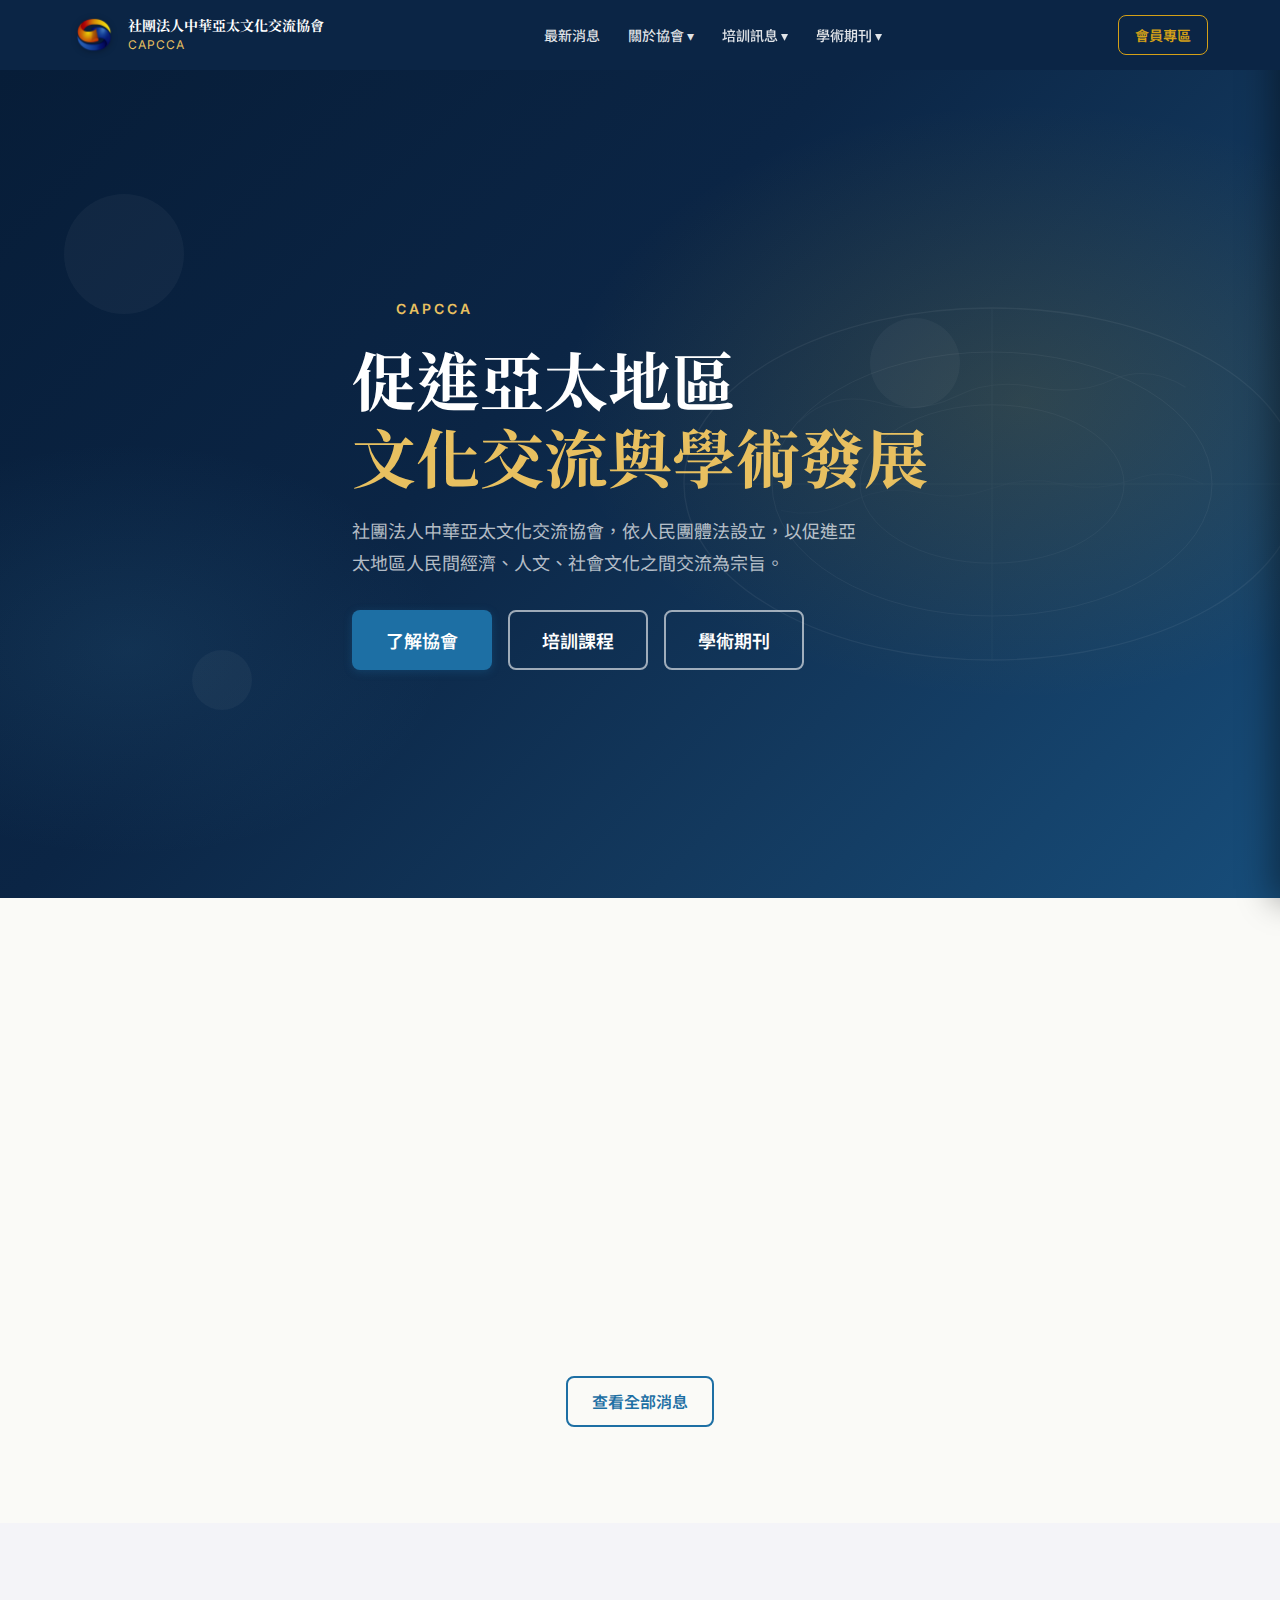
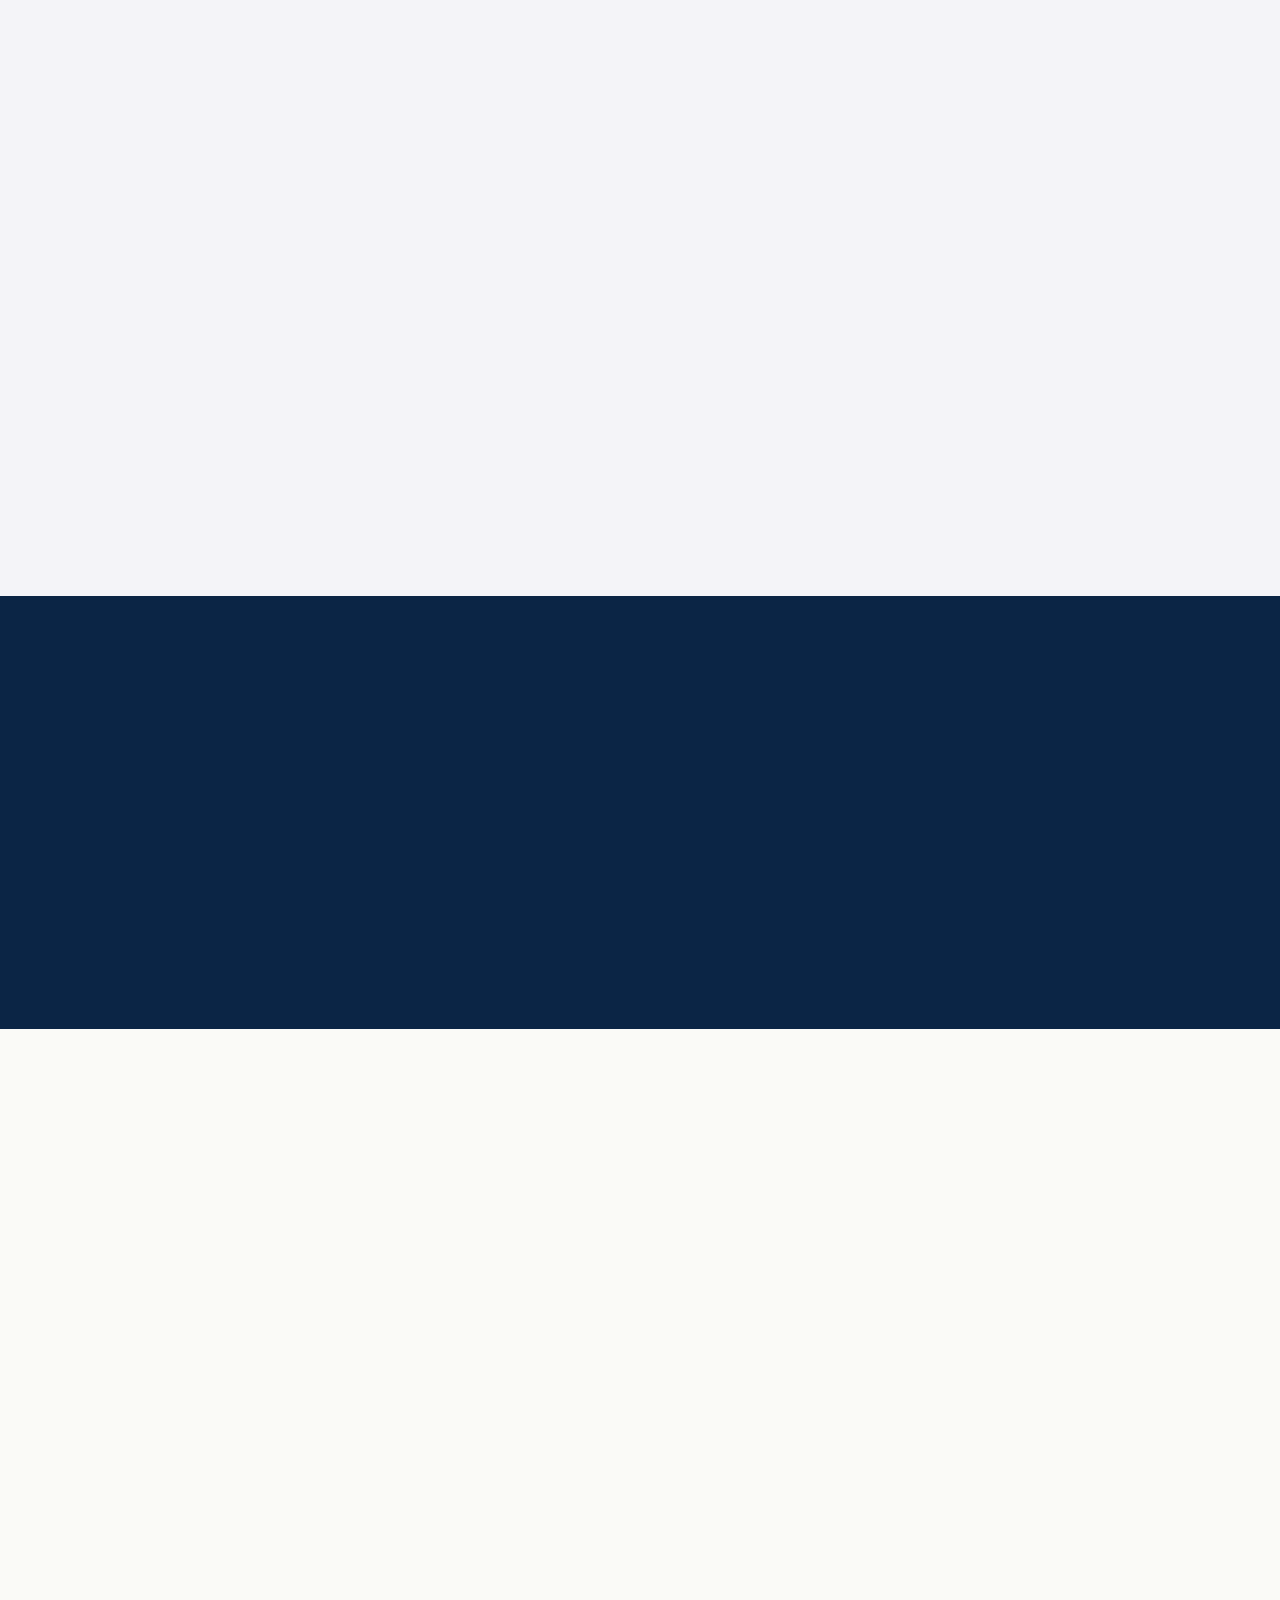
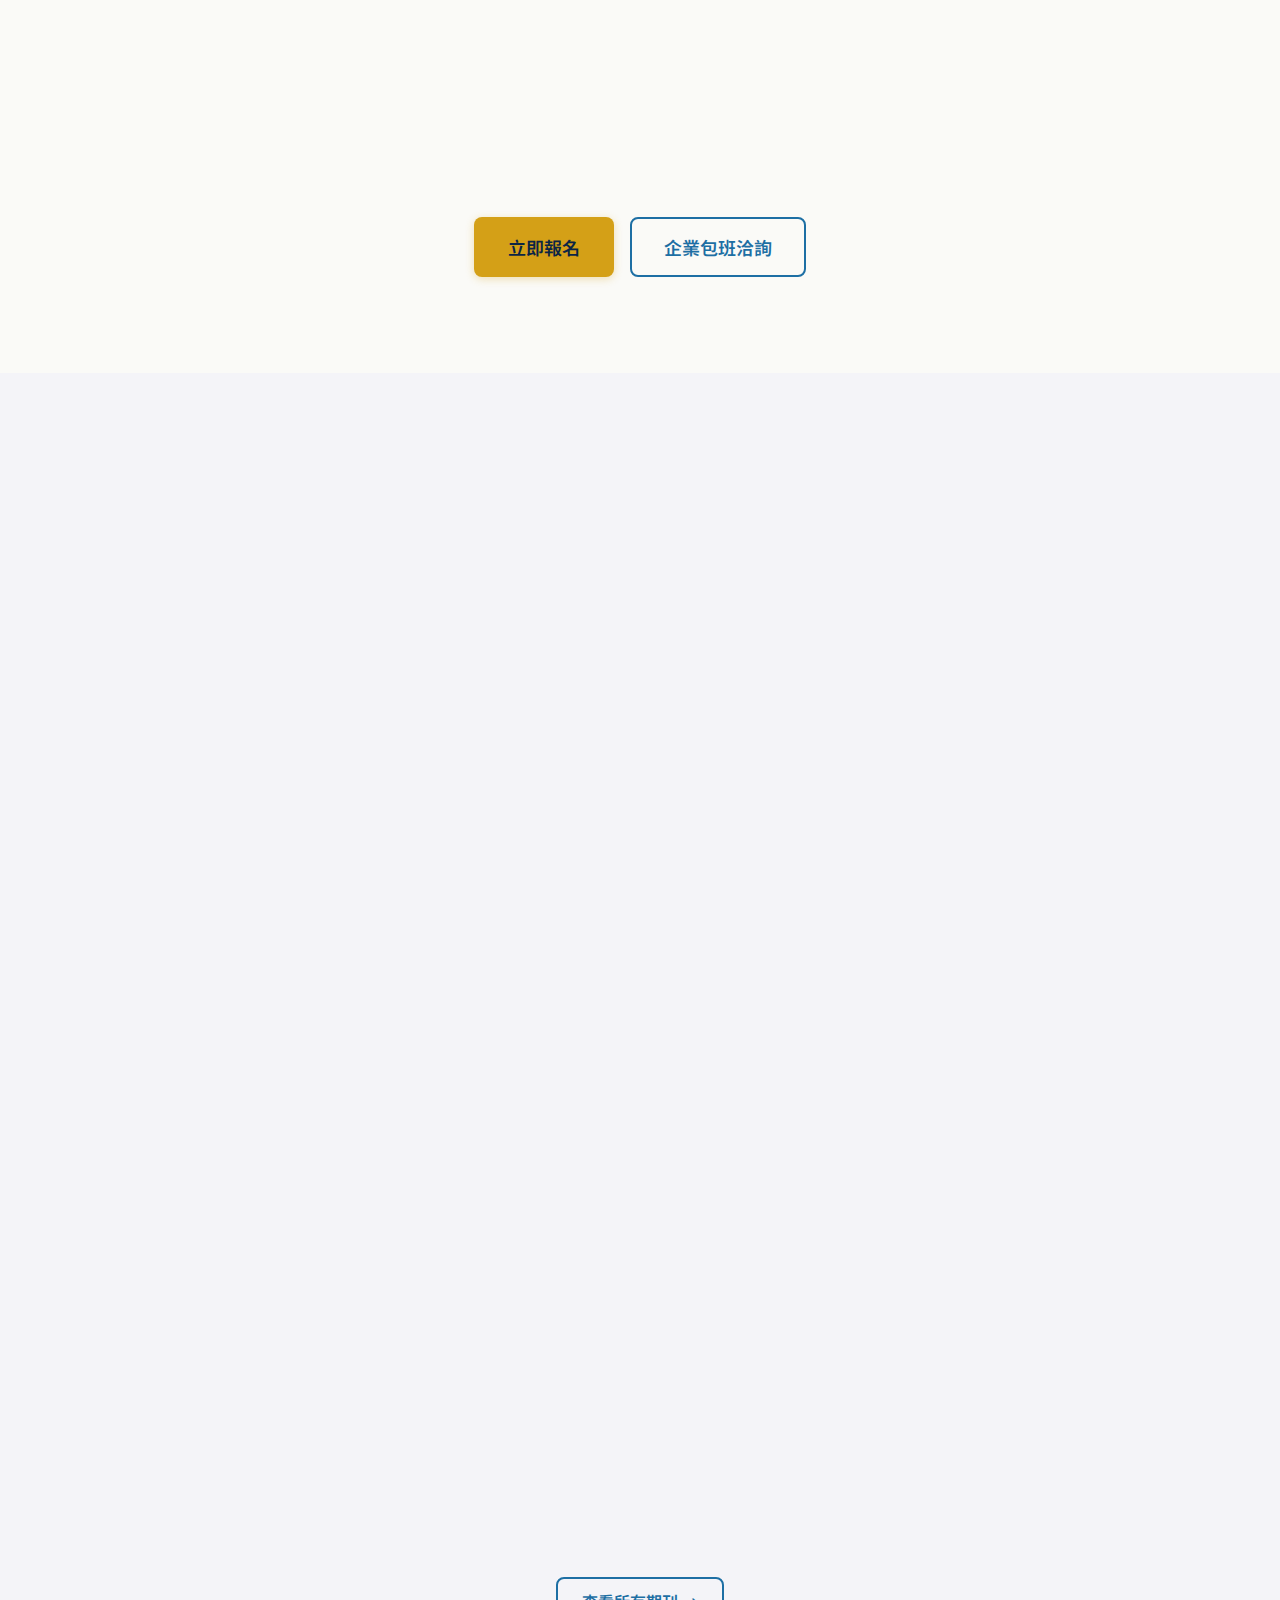
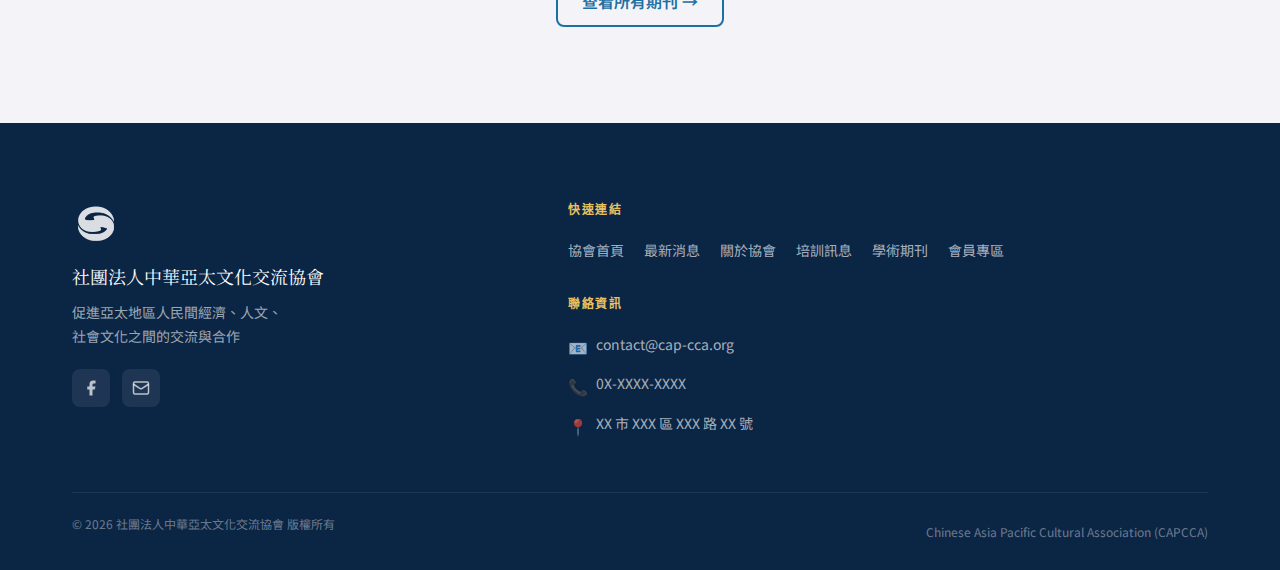
<file: index.html>
<!DOCTYPE html>
<html lang="zh-TW">

<head>
    <meta charset="UTF-8">
    <meta name="viewport" content="width=device-width, initial-scale=1.0">
    <title>社團法人中華亞太文化交流協會 | CAPCCA</title>
    <meta name="description" content="社團法人中華亞太文化交流協會，促進亞太地區人民間經濟、人文、社會文化之間交流，提供企業培訓課程及學術期刊。">
    <link rel="canonical" href="https://cap-cca.org/">
    <meta property="og:title" content="社團法人中華亞太文化交流協會">
    <meta property="og:description" content="促進亞太地區人民間經濟、人文、社會文化之間交流">
    <meta property="og:image" content="https://cap-cca.org/assets/images/og-image.jpg">
    <meta property="og:type" content="website">
    <link rel="icon" type="image/png" href="./assets/images/logo.png">
    <link rel="preconnect" href="https://fonts.googleapis.com">
    <link
        href="https://fonts.googleapis.com/css2?family=Noto+Serif+TC:wght@400;600;700&family=Noto+Sans+TC:wght@300;400;500;700&family=Inter:wght@400;500;600&display=swap"
        rel="stylesheet">
    <link rel="stylesheet" href="./assets/css/variables.css">
    <link rel="stylesheet" href="./assets/css/reset.css">
    <link rel="stylesheet" href="./assets/css/base.css">
    <link rel="stylesheet" href="./assets/css/layout.css">
    <link rel="stylesheet" href="./assets/css/components.css">
    <link rel="stylesheet" href="./assets/css/animations.css">
    <style>
        /* ── Hero ── */
        .hero {
            min-height: 92vh;
            background: linear-gradient(135deg, #071d38 0%, #0B2545 40%, #13395E 70%, #174d7a 100%);
            display: flex;
            align-items: center;
            position: relative;
            overflow: hidden;
        }

        .hero::before {
            content: '';
            position: absolute;
            inset: 0;
            background:
                radial-gradient(ellipse 60% 60% at 80% 40%, rgba(212, 160, 23, .15) 0%, transparent 60%),
                radial-gradient(ellipse 50% 50% at 10% 70%, rgba(74, 154, 196, .12) 0%, transparent 50%);
            pointer-events: none;
        }

        /* Ghost map watermark */
        .hero__map-bg {
            position: absolute;
            right: -5%;
            top: 50%;
            transform: translateY(-50%);
            width: 55%;
            opacity: 0.055;
            pointer-events: none;
            user-select: none;
        }

        .hero__content {
            position: relative;
            z-index: 1;
            padding-block: clamp(var(--space-16), 12vw, var(--space-24));
        }

        .hero__eyebrow {
            font-family: var(--font-en);
            font-size: var(--text-sm);
            font-weight: 600;
            letter-spacing: 3px;
            text-transform: uppercase;
            color: var(--color-accent-300);
            margin-bottom: var(--space-5);
            display: flex;
            align-items: center;
            gap: var(--space-3);
        }

        .hero__eyebrow::before {
            content: '';
            display: block;
            width: 32px;
            height: 2px;
            background: var(--color-accent-400);
        }

        .hero__title {
            font-family: var(--font-serif);
            font-size: clamp(2.2rem, 6vw, 4rem);
            color: #fff;
            line-height: 1.2;
            margin-bottom: var(--space-5);
            max-width: 680px;
        }

        .hero__title span {
            color: var(--color-accent-300);
        }

        .hero__subtitle {
            font-size: clamp(var(--text-base), 2vw, var(--text-lg));
            color: rgba(255, 255, 255, .7);
            line-height: 1.8;
            max-width: 520px;
            margin-bottom: var(--space-8);
        }

        /* Floating particles */
        .particle {
            position: absolute;
            border-radius: 50%;
            background: rgba(255, 255, 255, .04);
            pointer-events: none;
            animation: float linear infinite;
        }

        /* ── About section ── */
        .about-grid {
            display: grid;
            grid-template-columns: 1fr 1fr;
            gap: clamp(var(--space-8), 5vw, var(--space-16));
            align-items: center;
        }

        .about-img-area {
            position: relative;
            border-radius: var(--radius-xl);
            overflow: hidden;
            aspect-ratio: 4/3;
            background: linear-gradient(135deg, var(--color-primary-100), var(--color-primary-200));
            display: flex;
            align-items: center;
            justify-content: center;
        }

        .about-svg-placeholder {
            width: 70%;
            height: 70%;
            opacity: .5;
        }

        .about-img-area::after {
            content: '';
            position: absolute;
            inset: 0;
            background: linear-gradient(135deg, transparent 60%, rgba(29, 111, 164, .15) 100%);
        }

        .about-stat-chips {
            display: flex;
            flex-wrap: wrap;
            gap: var(--space-3);
            margin-top: var(--space-6);
        }

        .about-chip {
            display: flex;
            align-items: center;
            gap: var(--space-2);
            background: var(--color-primary-100);
            border: 1px solid var(--color-primary-200);
            border-radius: var(--radius-full);
            padding: var(--space-2) var(--space-4);
            font-size: var(--text-sm);
            font-weight: 600;
            color: var(--color-primary-700);
        }

        /* ── Stats ── */
        .stats-grid {
            display: grid;
            grid-template-columns: repeat(4, 1fr);
            gap: var(--space-1);
        }

        .stat-divider {
            width: 1px;
            background: rgba(255, 255, 255, .12);
            margin: var(--space-4) auto;
        }

        /* ── Journal section ── */
        .journal-card {
            display: grid;
            grid-template-columns: 280px 1fr;
            gap: var(--space-10);
            align-items: center;
            background: #fff;
            border-radius: var(--radius-xl);
            padding: var(--space-10);
            box-shadow: var(--shadow-lg);
        }

        .journal-cover {
            aspect-ratio: 3/4;
            background: linear-gradient(145deg, var(--color-primary-800), var(--color-primary-600));
            border-radius: var(--radius-lg);
            display: flex;
            flex-direction: column;
            align-items: center;
            justify-content: center;
            color: #fff;
            text-align: center;
            padding: var(--space-6);
            box-shadow: var(--shadow-xl);
        }

        .journal-cover__name {
            font-family: var(--font-serif);
            font-size: var(--text-xl);
            line-height: 1.5;
            margin-bottom: var(--space-4);
        }

        .journal-cover__issue {
            font-size: var(--text-sm);
            color: var(--color-accent-300);
            font-family: var(--font-en);
        }

        @media (max-width: 1023px) {
            .about-grid {
                grid-template-columns: 1fr;
            }

            .stats-grid {
                grid-template-columns: repeat(2, 1fr);
            }

            .journal-card {
                grid-template-columns: 1fr;
            }
        }

        @media (max-width: 767px) {
            .stats-grid {
                grid-template-columns: repeat(2, 1fr);
            }

            .hero__title {
                font-size: 2rem;
            }
        }
    </style>
</head>

<body>

    <!-- Navbar -->
    <div id="navbar-placeholder"></div>

    <!-- ══════════════════════════════
       HERO
  ═══════════════════════════════ -->
    <section class="hero" aria-label="首頁 Hero 區塊">
        <!-- Ghost map -->
        <svg class="hero__map-bg" viewBox="0 0 800 500" fill="none" xmlns="http://www.w3.org/2000/svg"
            aria-hidden="true">
            <ellipse cx="400" cy="250" rx="350" ry="200" stroke="white" stroke-width="1.5" />
            <ellipse cx="400" cy="250" rx="250" ry="150" stroke="white" stroke-width="1" />
            <ellipse cx="400" cy="250" rx="150" ry="90" stroke="white" stroke-width=".8" />
            <line x1="50" y1="250" x2="750" y2="250" stroke="white" stroke-width=".6" />
            <line x1="400" y1="50" x2="400" y2="450" stroke="white" stroke-width=".6" />
            <!-- 略示亞太地圖輪廓 -->
            <path d="M180 180 Q220 140 280 160 Q320 170 360 150 Q400 130 450 140 Q500 150 540 130 Q580 115 620 140"
                stroke="white" stroke-width="1.2" fill="none" opacity=".6" />
            <path
                d="M160 280 Q200 290 240 270 Q280 250 320 260 Q360 270 400 255 Q440 240 480 250 Q520 260 560 245 Q600 230 640 250"
                stroke="white" stroke-width=".8" fill="none" opacity=".5" />
        </svg>

        <!-- Particles -->
        <div class="particle" style="width:120px;height:120px;top:15%;left:5%;animation-duration:8s;"></div>
        <div class="particle"
            style="width:60px;height:60px;top:70%;left:15%;animation-duration:12s;animation-delay:-3s;"></div>
        <div class="particle"
            style="width:90px;height:90px;top:30%;right:25%;animation-duration:10s;animation-delay:-5s;"></div>

        <div class="container hero__content">
            <div class="hero__eyebrow">CAPCCA</div>
            <h1 class="hero__title animate-on-scroll">
                促進亞太地區<br>
                <span>文化交流與學術發展</span>
            </h1>
            <p class="hero__subtitle animate-on-scroll">
                社團法人中華亞太文化交流協會，依人民團體法設立，以促進亞太地區人民間經濟、人文、社會文化之間交流為宗旨。
            </p>
            <div class="cta-group animate-on-scroll">
                <a href="./about/" class="btn btn-primary btn-lg">了解協會</a>
                <a href="./training/" class="btn btn-outline-white btn-lg">培訓課程</a>
                <a href="./journal/" class="btn btn-outline-white btn-lg">學術期刊</a>
            </div>
        </div>
    </section>

    <main id="main-content">

        <!-- ══════════════════════════════
         LATEST NEWS
    ═══════════════════════════════ -->
        <section class="section" aria-labelledby="news-heading">
            <div class="container">
                <div class="section-header animate-on-scroll">
                    <span class="section-label">News</span>
                    <h2 class="section-title" id="news-heading">最新消息</h2>
                    <div class="section-divider"></div>
                </div>
                <div id="news-list" class="grid grid-3 stagger" style="margin-bottom: var(--space-10);">
                    <!-- JS 注入 -->
                    <div class="skeleton" style="height:280px;border-radius:var(--radius-lg);"></div>
                    <div class="skeleton" style="height:280px;border-radius:var(--radius-lg);"></div>
                    <div class="skeleton" style="height:280px;border-radius:var(--radius-lg);"></div>
                </div>
                <div class="text-center">
                    <a href="./news/" class="btn btn-outline">查看全部消息</a>
                </div>
            </div>
        </section>

        <!-- ══════════════════════════════
         ABOUT
    ═══════════════════════════════ -->
        <section class="section section--alt" aria-labelledby="about-heading">
            <div class="container">
                <div class="about-grid">
                    <div class="animate-left">
                        <div class="about-img-area">
                            <!-- SVG 裝飾，取代佔位圖 -->
                            <svg class="about-svg-placeholder" viewBox="0 0 400 300" fill="none"
                                xmlns="http://www.w3.org/2000/svg" aria-hidden="true">
                                <circle cx="200" cy="150" r="120" stroke="#1D6FA4" stroke-width="2" opacity=".4" />
                                <circle cx="200" cy="150" r="80" stroke="#4A9AC4" stroke-width="1.5" opacity=".4" />
                                <circle cx="200" cy="150" r="40" fill="#1D6FA4" opacity=".15" />
                                <path d="M80 150 Q120 100 160 120 Q200 80 240 100 Q280 80 320 120" stroke="#D4A017"
                                    stroke-width="2" fill="none" opacity=".5" />
                                <path d="M80 170 Q130 190 180 165 Q230 145 280 165 Q310 175 320 165" stroke="#1D6FA4"
                                    stroke-width="1.5" fill="none" opacity=".4" />
                                <circle cx="160" cy="120" r="6" fill="#D4A017" opacity=".7" />
                                <circle cx="240" cy="100" r="6" fill="#4A9AC4" opacity=".7" />
                                <circle cx="200" cy="155" r="8" fill="#0B2545" opacity=".6" />
                            </svg>
                        </div>
                    </div>

                    <div class="animate-right">
                        <span class="section-label">About</span>
                        <h2 class="section-title" id="about-heading"
                            style="text-align:left; margin-top: var(--space-3);">關於協會</h2>
                        <div class="highlight-box" style="margin: var(--space-5) 0;">
                            <p class="highlight-box__text">
                                「本會為依據人民團體法設立、非以營利為目的之社會團體，以促進亞太地區人民間經濟、人文、社會文化之間交流為宗旨。」
                            </p>
                        </div>
                        <p>本協會積極推動台灣與亞太各國之間的多元合作，透過培訓課程、學術期刊及各項交流活動，凝聚各界有識之士，共同推動亞太地區之發展與繁榮。</p>
                        <div class="about-stat-chips">
                            <div class="about-chip">🎓 多元培訓課程</div>
                            <div class="about-chip">📖 學術期刊出版</div>
                            <div class="about-chip">🌏 跨國文化交流</div>
                        </div>
                        <div style="margin-top: var(--space-6);">
                            <a href="./about/" class="btn btn-primary">深入了解 →</a>
                        </div>
                    </div>
                </div>
            </div>
        </section>

        <!-- ══════════════════════════════
         STATS
    ═══════════════════════════════ -->
        <section class="section section--dark" aria-label="協會數字統計">
            <div class="container">
                <div class="section-header animate-on-scroll">
                    <span class="section-label"
                        style="background:rgba(255,255,255,.1);color:var(--color-accent-300);border-color:rgba(255,255,255,.15);">Numbers</span>
                    <h2 class="section-title section-title--light">協會亮點數字</h2>
                </div>
                <div class="stats-grid" id="homepage-stats">
                    <!-- JS 動態渲染 -->
                </div>
            </div>
        </section>

        <!-- ══════════════════════════════
         TRAINING COURSES
    ═══════════════════════════════ -->
        <section class="section" aria-labelledby="training-heading">
            <div class="container">
                <div class="section-header animate-on-scroll">
                    <span class="section-label">Training</span>
                    <h2 class="section-title" id="training-heading">培訓課程</h2>
                    <p class="section-subtitle">六大類別培訓課程，協助企業與個人提升專業競爭力</p>
                    <div class="section-divider"></div>
                </div>
                <div class="grid grid-3 stagger" id="course-cats">
                    <!-- JS 注入 -->
                </div>
                <div class="cta-group" style="justify-content:center;margin-top:var(--space-10);">
                    <a href="./training/register.html" class="btn btn-accent btn-lg">立即報名</a>
                    <a href="./training/corporate.html" class="btn btn-outline btn-lg">企業包班洽詢</a>
                </div>
            </div>
        </section>

        <!-- ══════════════════════════════
         JOURNAL
     ═══════════════════════════════ -->
        <section class="section section--alt" aria-labelledby="journal-heading">
            <div class="container">
                <div class="section-header animate-on-scroll">
                    <span class="section-label">Journal</span>
                    <h2 class="section-title" id="journal-heading">學術期刊</h2>
                    <div class="section-divider"></div>
                </div>
                <div id="homepage-journal-list">
                    <!-- JS 動態渲染 -->
                    <div class="skeleton" style="height:220px; border-radius:var(--radius-xl);"></div>
                </div>
                <div style="text-align:center; margin-top: var(--space-8);">
                    <a href="./journal/" class="btn btn-outline">查看所有期刊 →</a>
                </div>
            </div>
        </section>

    </main>

    <!-- Footer -->
    <div id="footer-placeholder"></div>

    <!-- JS -->
    <script src="./assets/js/main.js"></script>
    <script src="./assets/js/animations.js"></script>
    <script src="./assets/js/components.js"></script>
    <script src="./assets/js/content-loader.js"></script>
    <script>
        document.addEventListener('DOMContentLoaded', async () => {
            // 最新消息（取3篇）
            await CMS.renderNewsList('news-list', 3);

            // 亮點數字
            await CMS.renderStats('homepage-stats');

            // 課程類別卡片
            try {
                const { categories } = await CMS.loadJSON('courses.json');
                const catEl = document.getElementById('course-cats');
                if (catEl) {
                    catEl.innerHTML = categories.map(cat => `
                        <a href="./training/courses.html#${cat.id}" class="course-cat-card animate-on-scroll">
                          <div class="course-cat-card__icon">${cat.icon}</div>
                          <div class="course-cat-card__name">${cat.name}</div>
                          <div class="course-cat-card__desc">${cat.description}</div>
                        </a>
                    `).join('');
                    Array.from(catEl.children).forEach((child, i) => {
                        child.style.setProperty('--stagger-i', i);
                    });
                    if (typeof window.observeAnimations === 'function') window.observeAnimations();
                }
            } catch (e) { console.warn(e); }

            // 期刊總覽：動態渲染 journals.json 中 active 的期刊
            try {
                const jData = await CMS.loadJSON('journals.json');
                const jList = document.getElementById('homepage-journal-list');
                if (jList && jData.journals) {
                    const activeJournals = jData.journals.filter(j => j.active);
                    jList.innerHTML = activeJournals.map(j => `
                        <div class="journal-card animate-on-scroll">
                            <div class="journal-cover" style="background: linear-gradient(145deg, color-mix(in srgb, ${j.color} 60%, #0B2545), ${j.color});">
                                <svg width="60" height="60" viewBox="0 0 60 60" fill="none" style="margin-bottom:16px;opacity:.8" aria-hidden="true">
                                    <rect x="8" y="4" width="32" height="42" rx="3" fill="white" opacity=".15"/>
                                    <rect x="12" y="8" width="32" height="42" rx="3" fill="white" opacity=".2"/>
                                    <rect x="16" y="12" width="32" height="42" rx="3" fill="white" opacity=".25"/>
                                    <path d="M22 28h20M22 34h14" stroke="white" stroke-width="2" stroke-linecap="round" opacity=".7"/>
                                </svg>
                                <div class="journal-cover__name">${j.name}</div>
                                <div class="journal-cover__issue">${j.nameEn}</div>
                            </div>
                            <div>
                                <h3 style="font-family:var(--font-serif); margin-bottom:var(--space-4);">《${j.name}》</h3>
                                <p style="margin-bottom:var(--space-5);">${j.description}</p>
                                <div class="about-stat-chips" style="margin-bottom:var(--space-6);">
                                    <div class="about-chip">📅 ${j.frequency}</div>
                                    <div class="about-chip">🔍 ${j.reviewSystem}</div>
                                    <div class="about-chip">🌐 ${j.language}</div>
                                </div>
                                <div class="cta-group">
                                    <a href="./journal/submission.html?id=${j.id}" class="btn btn-primary">投稿規格</a>
                                    <a href="./journal/issues.html?id=${j.id}" class="btn btn-outline">期刊檢索</a>
                                </div>
                            </div>
                        </div>
                    `).join('');
                    if (typeof window.observeAnimations === 'function') window.observeAnimations();
                }
            } catch (e) { console.warn('journals load error', e); }
        });
    </script>
</body>

</html>
</file>
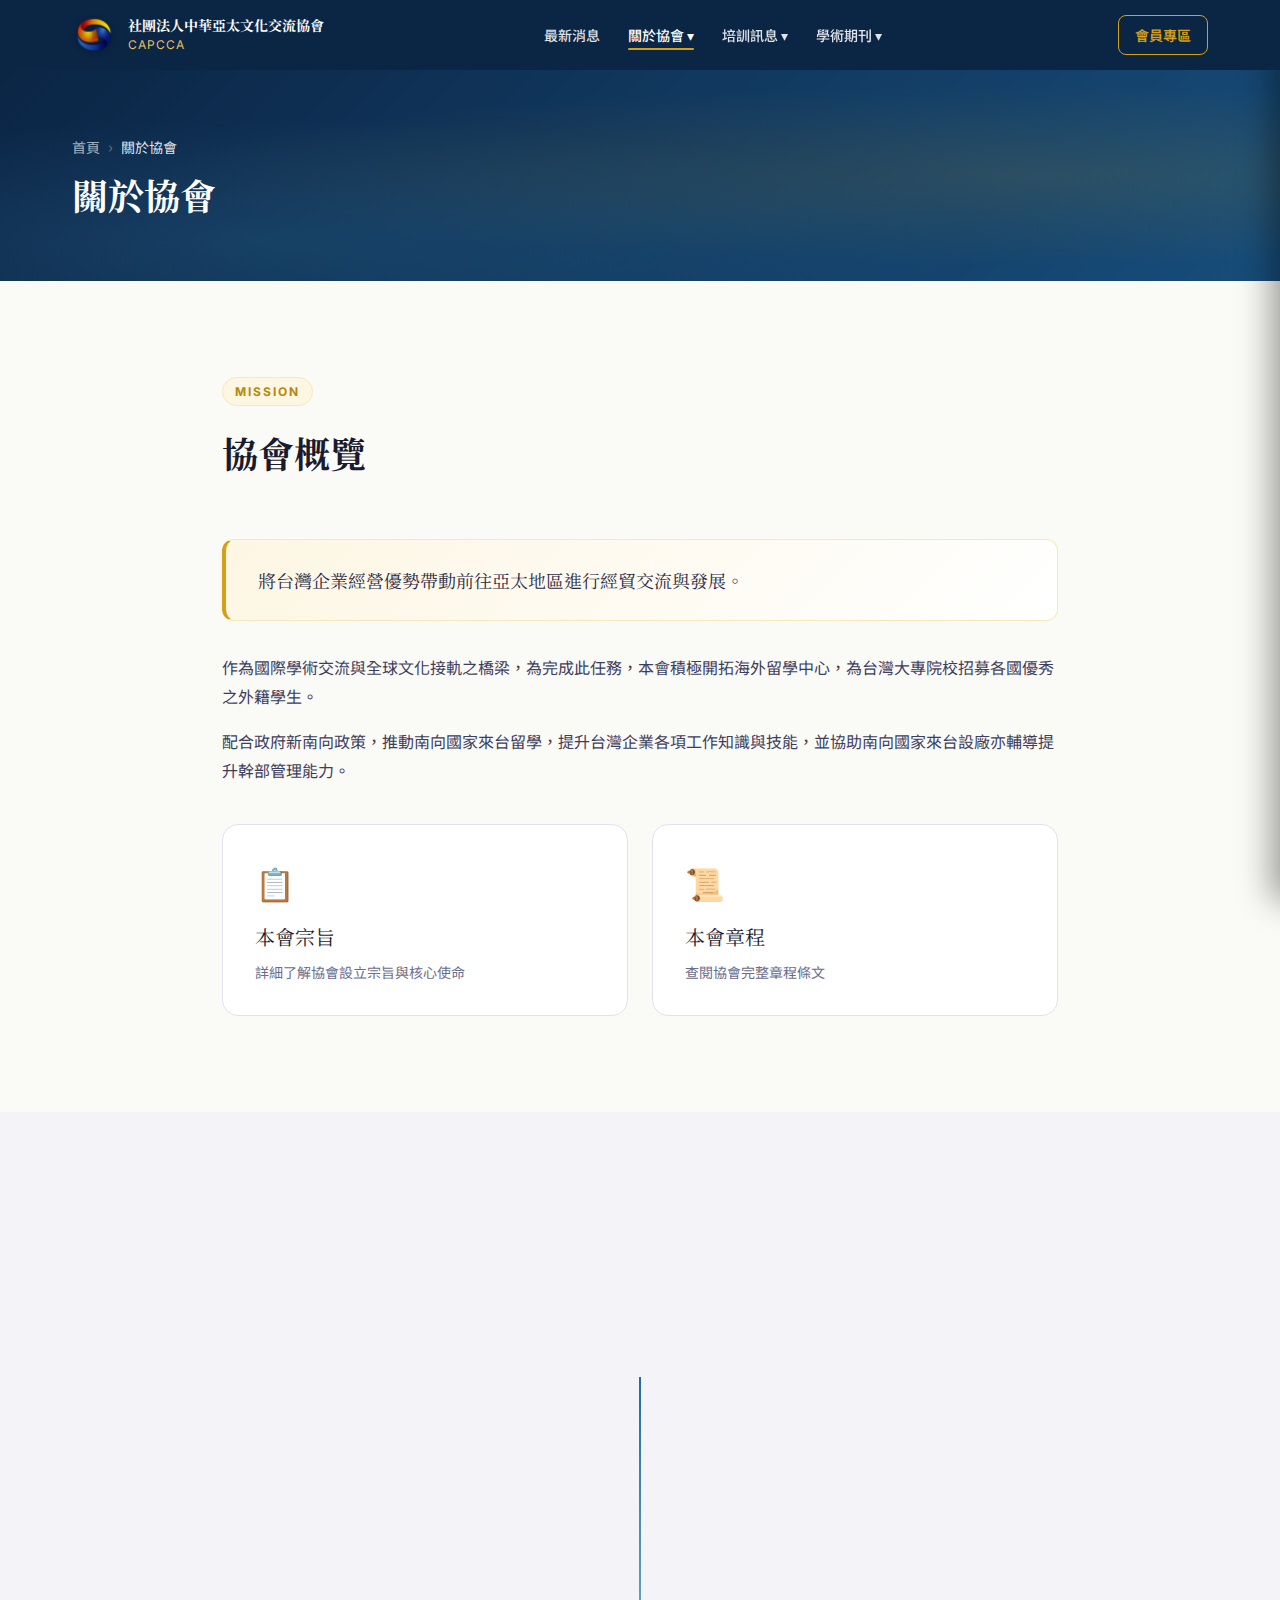
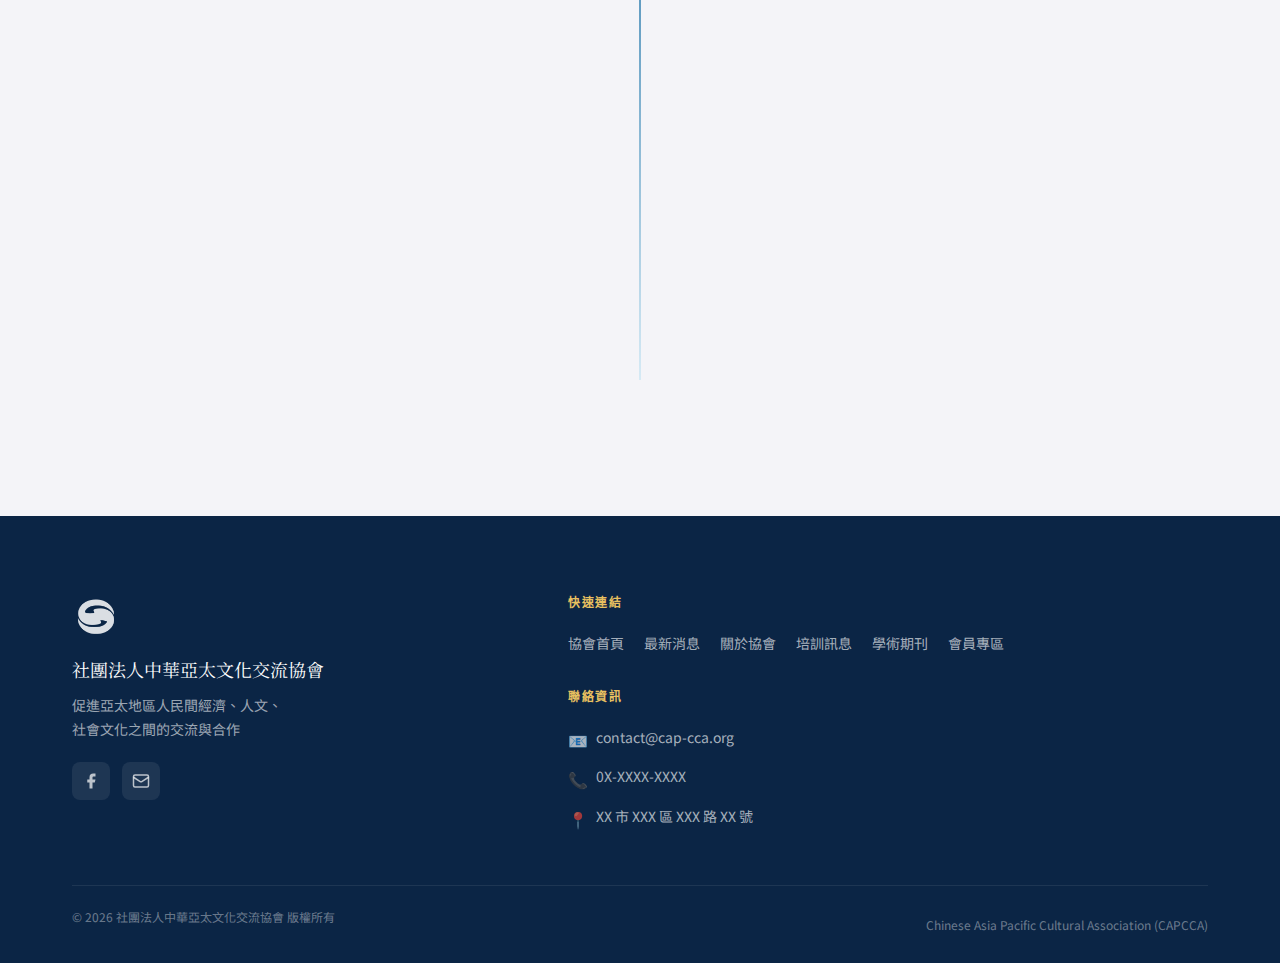
<file: about/index.html>
<!DOCTYPE html>
<html lang="zh-TW">

<head>
    <meta charset="UTF-8">
    <meta name="viewport" content="width=device-width, initial-scale=1.0">
    <title>關於協會 ｜社團法人中華亞太文化交流協會</title>
    <meta name="description" content="了解社團法人中華亞太文化交流協會的宗旨、沿革與組織架構。">
    <link rel="icon" type="image/png" href="../assets/images/logo.png">
    <link rel="preconnect" href="https://fonts.googleapis.com">
    <link
        href="https://fonts.googleapis.com/css2?family=Noto+Serif+TC:wght@400;600;700&family=Noto+Sans+TC:wght@300;400;500;700&family=Inter:wght@400;500;600&display=swap"
        rel="stylesheet">
    <link rel="stylesheet" href="../assets/css/variables.css">
    <link rel="stylesheet" href="../assets/css/reset.css">
    <link rel="stylesheet" href="../assets/css/base.css">
    <link rel="stylesheet" href="../assets/css/layout.css">
    <link rel="stylesheet" href="../assets/css/components.css">
    <link rel="stylesheet" href="../assets/css/animations.css">
    <style>
        .sub-page-cards {
            display: grid;
            grid-template-columns: repeat(2, 1fr);
            gap: var(--space-6);
            margin-top: var(--space-10);
        }

        .sub-page-card {
            display: block;
            text-decoration: none;
            padding: var(--space-8);
            background: #fff;
            border-radius: var(--radius-xl);
            border: 1px solid var(--color-neutral-200);
            transition: all var(--duration-normal) var(--ease-out);
        }

        .sub-page-card:hover {
            border-color: var(--color-primary-400);
            transform: translateY(-4px);
            box-shadow: var(--shadow-xl);
        }

        .sub-page-card__icon {
            font-size: 2rem;
            margin-bottom: var(--space-3);
        }

        .sub-page-card__title {
            font-family: var(--font-serif);
            font-size: var(--text-xl);
            color: var(--color-neutral-900);
            margin-bottom: var(--space-2);
        }

        .sub-page-card__desc {
            font-size: var(--text-sm);
            color: var(--color-neutral-500);
        }

        @media (max-width: 767px) {
            .sub-page-cards {
                grid-template-columns: 1fr;
            }
        }
    </style>
</head>

<body>
    <div id="navbar-placeholder"></div>

    <section class="page-banner">
        <div class="container">
            <nav class="breadcrumb" aria-label="您的位置">
                <a href="../">首頁</a><span aria-hidden="true">›</span>
                <span class="current" aria-current="page">關於協會</span>
            </nav>
            <h1 class="page-banner__title">關於協會</h1>
        </div>
    </section>

    <main id="main-content">
        <!-- 宗旨 -->
        <section class="section">
            <div class="container" style="max-width: 900px;">
                <div class="section-header animate-on-scroll" style="text-align:left;">
                    <span class="section-label">Mission</span>
                    <h2 class="section-title" style="text-align:left; margin-top: var(--space-3);">協會概覽</h2>
                </div>
                <div class="highlight-box animate-on-scroll">
                    <p class="highlight-box__text">
                        將台灣企業經營優勢帶動前往亞太地區進行經貿交流與發展。
                    </p>
                </div>
                <div class="animate-on-scroll" style="margin-top: var(--space-8);">
                    <p>作為國際學術交流與全球文化接軌之橋梁，為完成此任務，本會積極開拓海外留學中心，為台灣大專院校招募各國優秀之外籍學生。</p>
                    <p>配合政府新南向政策，推動南向國家來台留學，提升台灣企業各項工作知識與技能，並協助南向國家來台設廠亦輔導提升幹部管理能力。</p>
                </div>

                <!-- Sub-page links -->
                <div class="sub-page-cards">
                    <a href="../about/mission.html" class="sub-page-card animate-on-scroll">
                        <div class="sub-page-card__icon">📋</div>
                        <div class="sub-page-card__title">本會宗旨</div>
                        <div class="sub-page-card__desc">詳細了解協會設立宗旨與核心使命</div>
                    </a>
                    <a href="../about/charter.html" class="sub-page-card animate-on-scroll">
                        <div class="sub-page-card__icon">📜</div>
                        <div class="sub-page-card__title">本會章程</div>
                        <div class="sub-page-card__desc">查閱協會完整章程條文</div>
                    </a>
                </div>
            </div>
        </section>

        <!-- Timeline -->
        <section class="section section--alt" aria-labelledby="history-heading">
            <div class="container">
                <div class="section-header animate-on-scroll">
                    <span class="section-label">History</span>
                    <h2 class="section-title" id="history-heading">協會沿革</h2>
                    <div class="section-divider"></div>
                </div>
                <div class="timeline" id="about-history">
                    <!-- JS 動態寫入 -->
                </div>
            </div>
        </section>
    </main>

    <div id="footer-placeholder"></div>
    <script src="../assets/js/main.js"></script>
    <script src="../assets/js/animations.js"></script>
    <script src="../assets/js/components.js"></script>
    <script src="../assets/js/content-loader.js"></script>
    <script>
        document.addEventListener('DOMContentLoaded', () => {
            CMS.renderHistory('about-history');
        });
    </script>
</body>

</html>
</file>
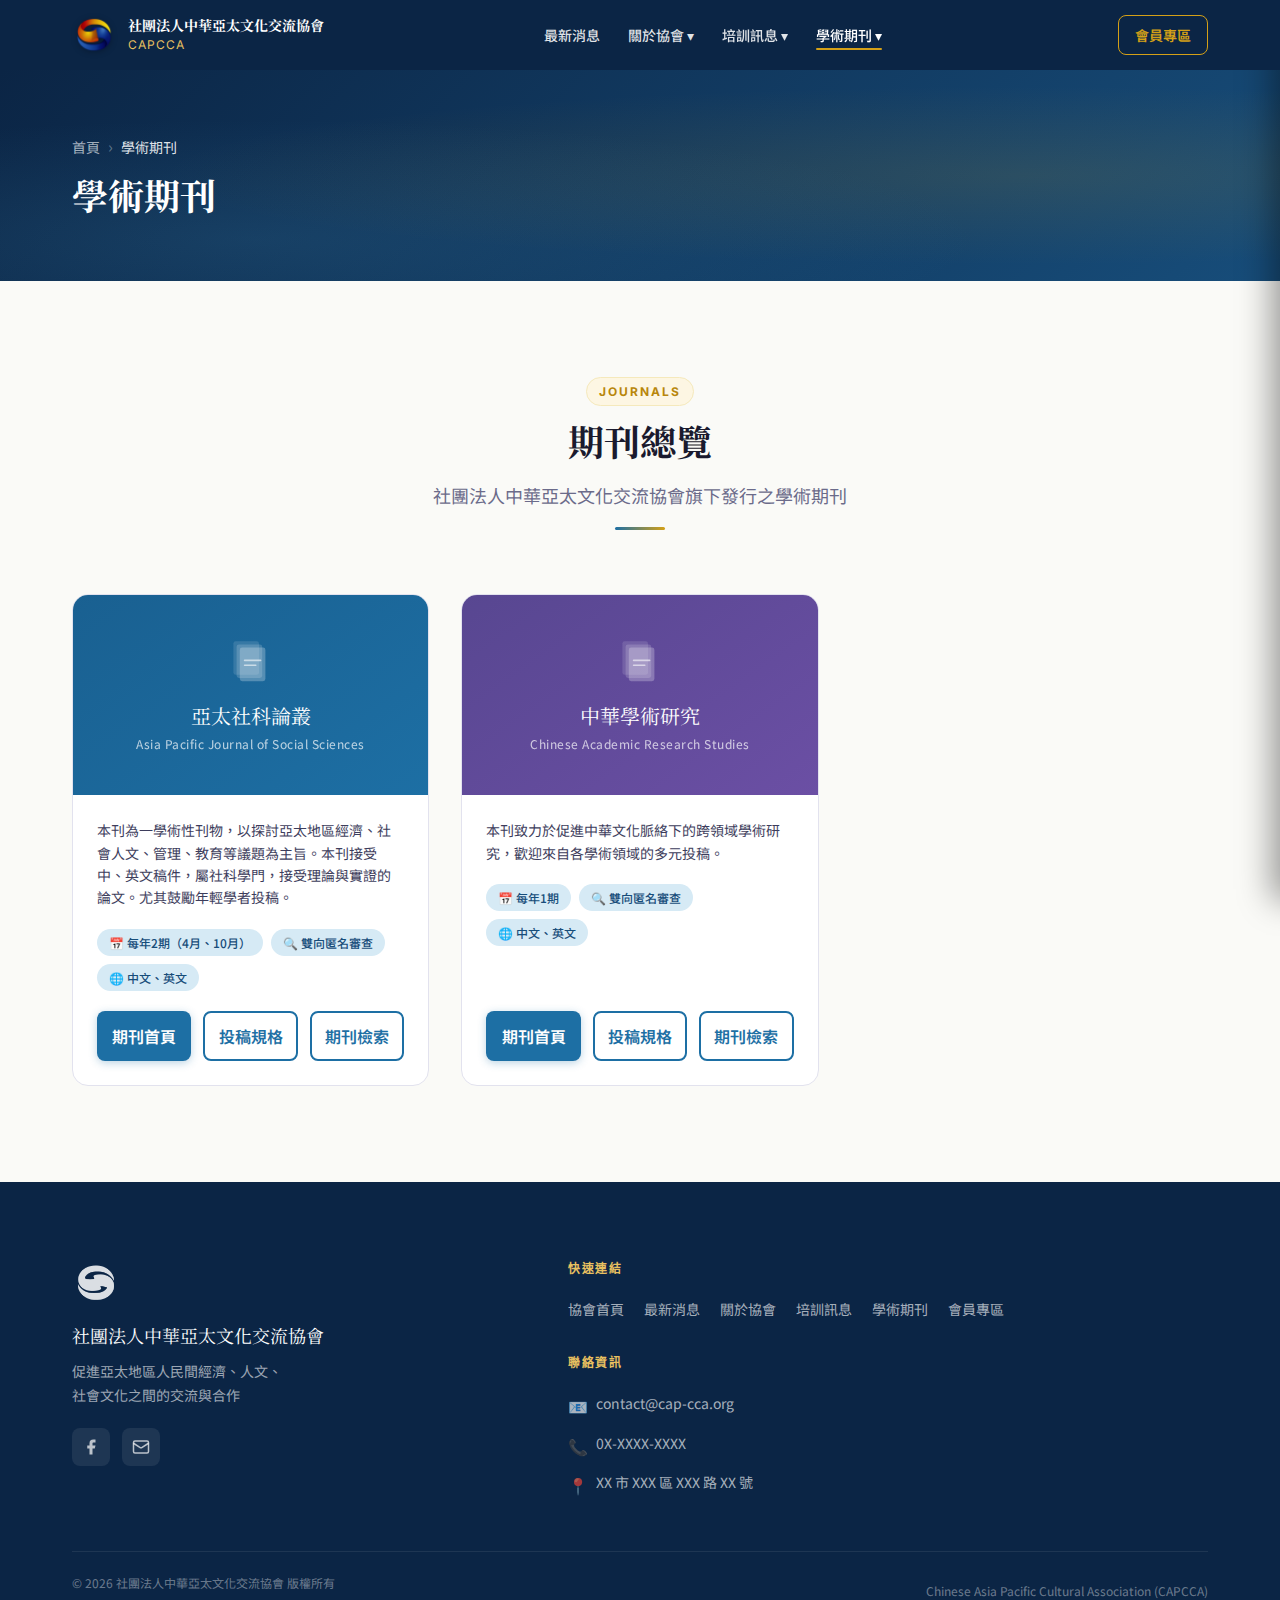
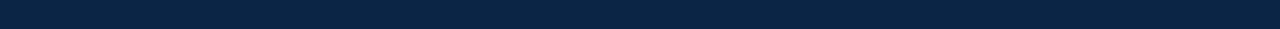
<file: journal/index.html>
<!DOCTYPE html>
<html lang="zh-TW">

<head>
    <meta charset="UTF-8">
    <meta name="viewport" content="width=device-width, initial-scale=1.0">
    <title>學術期刊 ｜社團法人中華亞太文化交流協會</title>
    <meta name="description" content="社團法人中華亞太文化交流協會旗下學術期刊一覽，歡迎各界學者踴躍投稿。">
    <link rel="icon" type="image/png" href="../assets/images/logo.png">
    <link rel="preconnect" href="https://fonts.googleapis.com">
    <link
        href="https://fonts.googleapis.com/css2?family=Noto+Serif+TC:wght@400;600;700&family=Noto+Sans+TC:wght@300;400;500;700&family=Inter:wght@400;500;600&display=swap"
        rel="stylesheet">
    <link rel="stylesheet" href="../assets/css/variables.css">
    <link rel="stylesheet" href="../assets/css/reset.css">
    <link rel="stylesheet" href="../assets/css/base.css">
    <link rel="stylesheet" href="../assets/css/layout.css">
    <link rel="stylesheet" href="../assets/css/components.css">
    <link rel="stylesheet" href="../assets/css/animations.css">
    <style>
        .journals-grid {
            display: grid;
            grid-template-columns: repeat(auto-fill, minmax(340px, 1fr));
            gap: var(--space-8);
            margin-top: var(--space-10);
        }

        .journal-card {
            display: flex;
            flex-direction: column;
            background: #fff;
            border-radius: var(--radius-xl);
            border: 1px solid var(--color-neutral-200);
            overflow: hidden;
            transition: all var(--duration-normal) var(--ease-out);
            text-decoration: none;
            color: inherit;
        }

        .journal-card:hover {
            transform: translateY(-6px);
            box-shadow: var(--shadow-xl);
            border-color: var(--color-primary-400);
        }

        .journal-card--coming-soon {
            opacity: 0.7;
            pointer-events: none;
        }

        .journal-card__cover {
            padding: var(--space-10) var(--space-8);
            color: #fff;
            display: flex;
            flex-direction: column;
            align-items: center;
            justify-content: center;
            text-align: center;
            min-height: 200px;
            position: relative;
        }

        .journal-card__cover-icon {
            margin-bottom: var(--space-4);
            opacity: 0.85;
        }

        .journal-card__name {
            font-family: var(--font-serif);
            font-size: var(--text-xl);
            line-height: 1.4;
            margin-bottom: var(--space-1);
        }

        .journal-card__name-en {
            font-size: var(--text-xs);
            opacity: 0.7;
            letter-spacing: 0.5px;
        }

        .journal-card__body {
            padding: var(--space-6);
            display: flex;
            flex-direction: column;
            flex: 1;
        }

        .journal-card__desc {
            font-size: var(--text-sm);
            color: var(--color-neutral-600);
            line-height: var(--leading-relaxed);
            margin-bottom: var(--space-5);
        }

        .journal-card__meta {
            display: flex;
            flex-wrap: wrap;
            gap: var(--space-2);
            margin-bottom: var(--space-5);
        }

        .journal-card__tag {
            font-size: var(--text-xs);
            background: var(--color-primary-100);
            color: var(--color-primary-700);
            border-radius: var(--radius-full);
            padding: var(--space-1) var(--space-3);
            font-weight: 500;
        }

        .journal-card__links {
            display: flex;
            gap: var(--space-3);
            margin-top: auto;
            flex-wrap: wrap;
        }

        .journal-card__links .btn {
            flex: 1;
            text-align: center;
        }


        @media (max-width: 767px) {
            .journals-grid {
                grid-template-columns: 1fr;
            }
        }
    </style>
</head>

<body>
    <div id="navbar-placeholder"></div>

    <section class="page-banner">
        <div class="container">
            <nav class="breadcrumb" aria-label="您的位置">
                <a href="../">首頁</a><span aria-hidden="true">›</span>
                <span class="current" aria-current="page">學術期刊</span>
            </nav>
            <h1 class="page-banner__title">學術期刊</h1>
        </div>
    </section>

    <main id="main-content">
        <section class="section">
            <div class="container">
                <div class="section-header animate-on-scroll">
                    <span class="section-label">Journals</span>
                    <h2 class="section-title">期刊總覽</h2>
                    <p class="section-subtitle">社團法人中華亞太文化交流協會旗下發行之學術期刊</p>
                    <div class="section-divider"></div>
                </div>
                <div class="journals-grid" id="journals-grid">
                    <!-- 由 JS 動態渲染 -->
                    <div class="skeleton" style="height:420px; border-radius:var(--radius-xl);"></div>
                    <div class="skeleton" style="height:420px; border-radius:var(--radius-xl);"></div>
                </div>
            </div>
        </section>
    </main>

    <div id="footer-placeholder"></div>
    <script src="../assets/js/main.js"></script>
    <script src="../assets/js/animations.js"></script>
    <script src="../assets/js/components.js"></script>
    <script src="../assets/js/content-loader.js"></script>
    <script>
        document.addEventListener('DOMContentLoaded', async () => {
            try {
                const data = await CMS.loadJSON('journals.json');
                const grid = document.getElementById('journals-grid');
                if (!grid || !data.journals) return;

                grid.innerHTML = data.journals.map(j => `
                    <div class="journal-card animate-on-scroll" style="--journal-color:${j.color}">
                        <div class="journal-card__cover" style="background: linear-gradient(145deg, color-mix(in srgb, ${j.color} 80%, #0B2545), ${j.color});">
                            <div class="journal-card__cover-icon">
                                <svg width="48" height="48" viewBox="0 0 60 60" fill="none" aria-hidden="true">
                                    <rect x="8" y="4" width="32" height="42" rx="3" fill="white" opacity=".15"/>
                                    <rect x="12" y="8" width="32" height="42" rx="3" fill="white" opacity=".2"/>
                                    <rect x="16" y="12" width="32" height="42" rx="3" fill="white" opacity=".3"/>
                                    <path d="M22 28h20M22 34h14" stroke="white" stroke-width="2" stroke-linecap="round" opacity=".8"/>
                                </svg>
                            </div>
                            <div class="journal-card__name">${j.name}</div>
                            <div class="journal-card__name-en">${j.nameEn}</div>
                        </div>
                        <div class="journal-card__body">
                            <p class="journal-card__desc">${j.description}</p>
                            <div class="journal-card__meta">
                                <span class="journal-card__tag">📅 ${j.frequency}</span>
                                <span class="journal-card__tag">🔍 ${j.reviewSystem}</span>
                                <span class="journal-card__tag">🌐 ${j.language}</span>
                            </div>
                            <div class="journal-card__links">
                                <a href="./info.html?id=${j.id}" class="btn btn-primary">期刊首頁</a>
                                <a href="./submission.html?id=${j.id}" class="btn btn-outline">投稿規格</a>
                                <a href="./issues.html?id=${j.id}" class="btn btn-outline">期刊檢索</a>
                            </div>
                        </div>
                    </div>
                `).join('');

                if (typeof window.observeAnimations === 'function') window.observeAnimations();
            } catch (e) {
                console.warn('期刊資料載入失敗', e);
            }
        });
    </script>
</body>

</html>
</file>
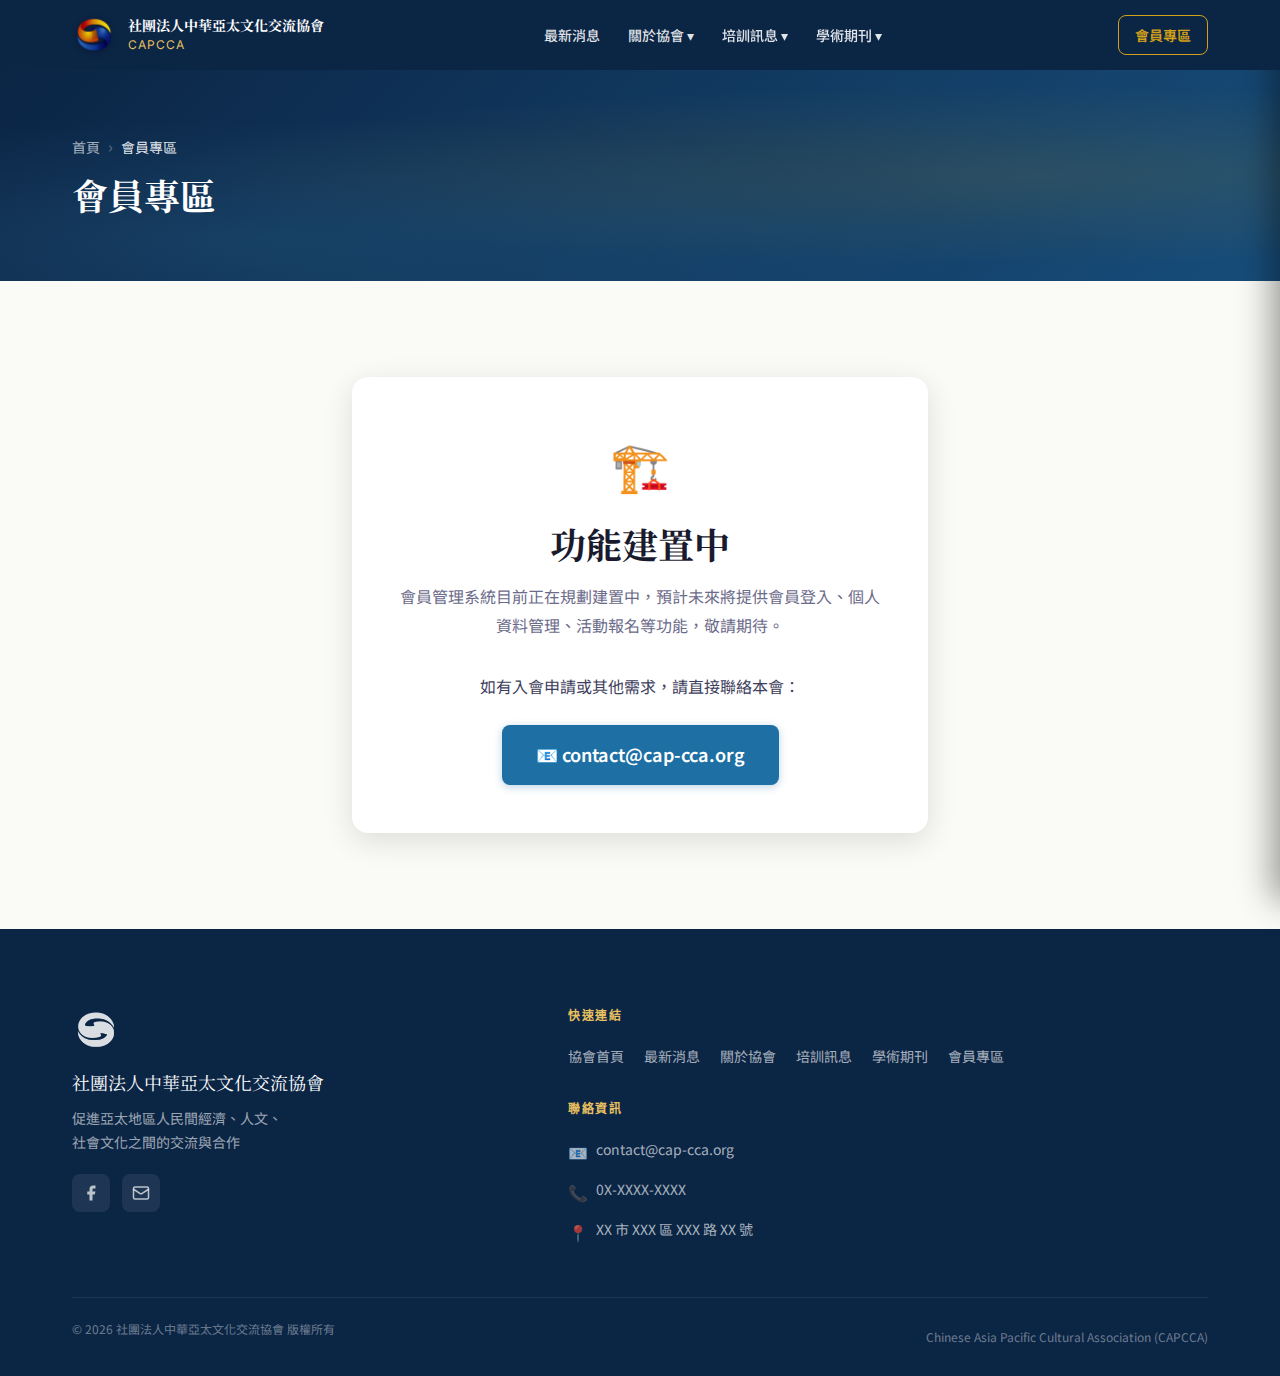
<file: member/index.html>
<!DOCTYPE html>
<html lang="zh-TW">

<head>
    <meta charset="UTF-8">
    <meta name="viewport" content="width=device-width, initial-scale=1.0">
    <title>會員專區 ｜社團法人中華亞太文化交流協會</title>
    <meta name="description" content="中華亞太文化交流協會會員專區，功能規劃建置中。">
    <link rel="icon" type="image/png" href="../assets/images/logo.png">
    <link rel="preconnect" href="https://fonts.googleapis.com">
    <link
        href="https://fonts.googleapis.com/css2?family=Noto+Serif+TC:wght@400;600;700&family=Noto+Sans+TC:wght@300;400;500;700&family=Inter:wght@400;500;600&display=swap"
        rel="stylesheet">
    <link rel="stylesheet" href="../assets/css/variables.css">
    <link rel="stylesheet" href="../assets/css/reset.css">
    <link rel="stylesheet" href="../assets/css/base.css">
    <link rel="stylesheet" href="../assets/css/layout.css">
    <link rel="stylesheet" href="../assets/css/components.css">
    <link rel="stylesheet" href="../assets/css/animations.css">
</head>

<body>
    <div id="navbar-placeholder"></div>

    <section class="page-banner">
        <div class="container">
            <nav class="breadcrumb" aria-label="您的位置">
                <a href="../">首頁</a><span aria-hidden="true">›</span>
                <span class="current" aria-current="page">會員專區</span>
            </nav>
            <h1 class="page-banner__title">會員專區</h1>
        </div>
    </section>

    <main id="main-content">
        <section class="section">
            <div class="container" style="max-width: 640px; text-align: center;">
                <div class="animate-on-scroll"
                    style="padding: var(--space-12); background: #fff; border-radius: var(--radius-xl); box-shadow: var(--shadow-lg);">
                    <div style="font-size: 3rem; margin-bottom: var(--space-5);">🏗️</div>
                    <h2 style="font-family: var(--font-serif); margin-bottom: var(--space-4);">功能建置中</h2>
                    <p style="color: var(--color-neutral-500); margin-bottom: var(--space-8);">
                        會員管理系統目前正在規劃建置中，預計未來將提供會員登入、個人資料管理、活動報名等功能，敬請期待。
                    </p>
                    <p style="margin-bottom: var(--space-6);">如有入會申請或其他需求，請直接聯絡本會：</p>
                    <a href="mailto:contact@cap-cca.org" class="btn btn-primary btn-lg">📧 contact@cap-cca.org</a>
                </div>
            </div>
        </section>
    </main>

    <div id="footer-placeholder"></div>
    <script src="../assets/js/main.js"></script>
    <script src="../assets/js/animations.js"></script>
</body>

</html>
</file>
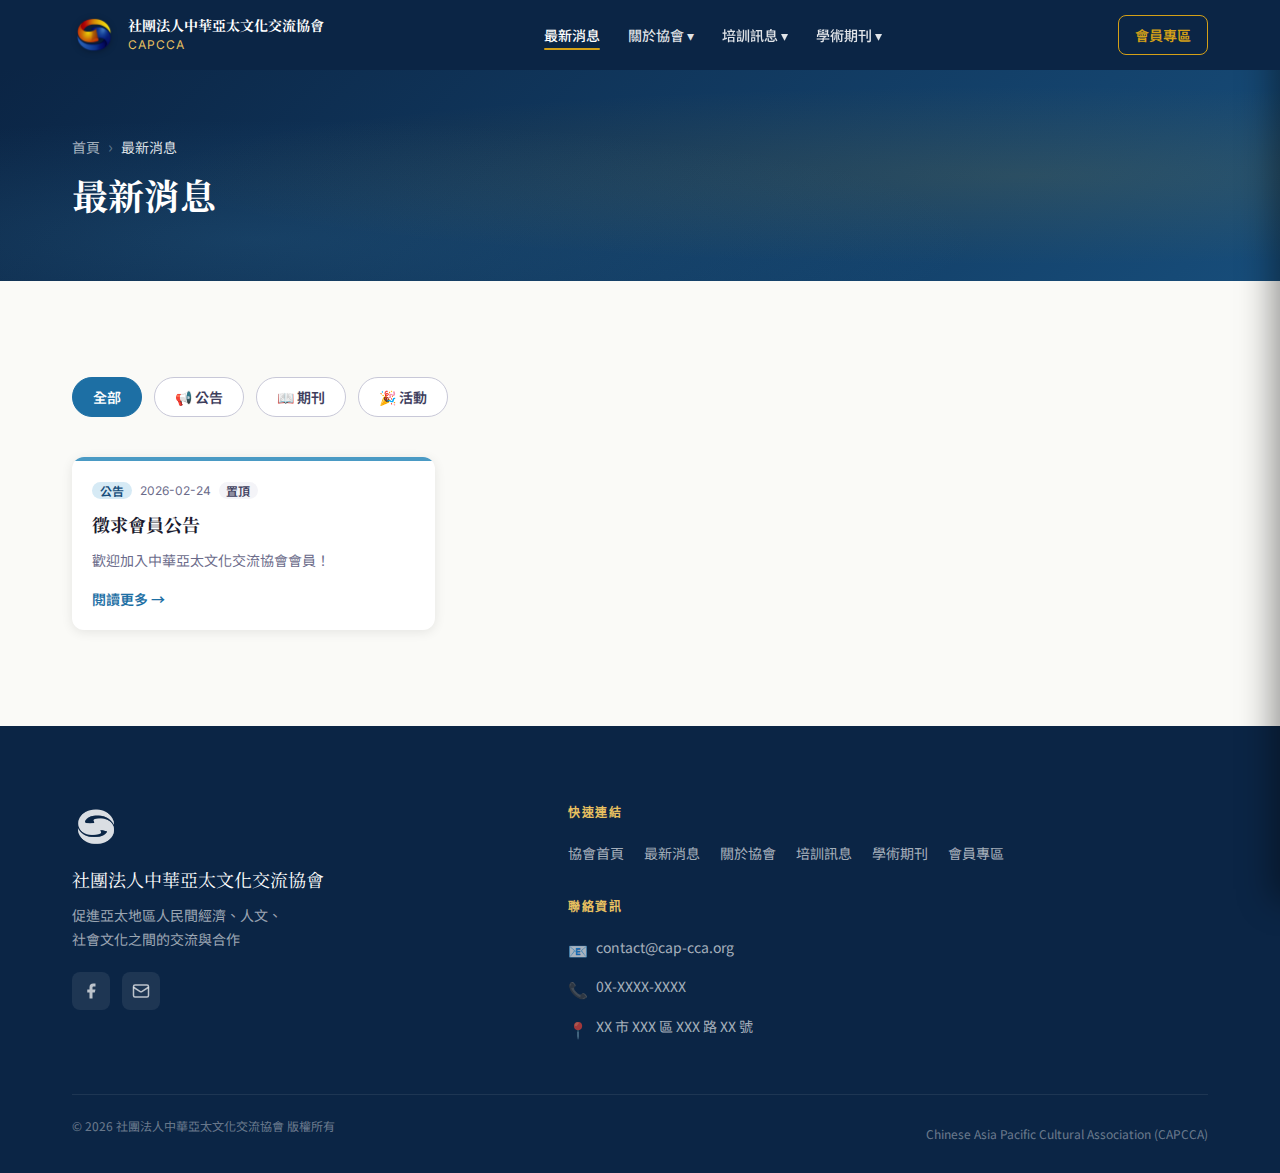
<file: news/index.html>
<!DOCTYPE html>
<html lang="zh-TW">

<head>
    <meta charset="UTF-8">
    <meta name="viewport" content="width=device-width, initial-scale=1.0">
    <title>最新消息 ｜社團法人中華亞太文化交流協會</title>
    <meta name="description" content="查看中華亞太文化交流協會最新消息，包含公告、期刊徵稿及活動訊息。">
    <link rel="canonical" href="https://cap-cca.org/news/">
    <link rel="icon" type="image/png" href="../assets/images/logo.png">
    <link rel="preconnect" href="https://fonts.googleapis.com">
    <link
        href="https://fonts.googleapis.com/css2?family=Noto+Serif+TC:wght@400;600;700&family=Noto+Sans+TC:wght@300;400;500;700&family=Inter:wght@400;500;600&display=swap"
        rel="stylesheet">
    <link rel="stylesheet" href="../assets/css/variables.css">
    <link rel="stylesheet" href="../assets/css/reset.css">
    <link rel="stylesheet" href="../assets/css/base.css">
    <link rel="stylesheet" href="../assets/css/layout.css">
    <link rel="stylesheet" href="../assets/css/components.css">
    <link rel="stylesheet" href="../assets/css/animations.css">
    <style>
        .filter-bar {
            display: flex;
            gap: var(--space-3);
            flex-wrap: wrap;
            margin-bottom: var(--space-10);
        }

        .filter-btn {
            padding: var(--space-2) var(--space-5);
            border-radius: var(--radius-full);
            border: 1.5px solid var(--color-neutral-300);
            color: var(--color-neutral-700);
            font-size: var(--text-sm);
            font-weight: 600;
            cursor: pointer;
            transition: all var(--duration-normal);
            background: #fff;
        }

        .filter-btn.active,
        .filter-btn:hover {
            border-color: var(--color-primary-600);
            background: var(--color-primary-600);
            color: #fff;
        }
    </style>
</head>

<body>
    <div id="navbar-placeholder"></div>

    <section class="page-banner">
        <div class="container">
            <nav class="breadcrumb" aria-label="您的位置">
                <a href="../">首頁</a>
                <span aria-hidden="true">›</span>
                <span class="current" aria-current="page">最新消息</span>
            </nav>
            <h1 class="page-banner__title">最新消息</h1>
        </div>
    </section>

    <main id="main-content">
        <section class="section">
            <div class="container">
                <div class="filter-bar" id="filter-bar" role="group" aria-label="消息篩選">
                    <button class="filter-btn active" data-filter="all">全部</button>
                    <button class="filter-btn" data-filter="公告">📢 公告</button>
                    <button class="filter-btn" data-filter="期刊">📖 期刊</button>
                    <button class="filter-btn" data-filter="活動">🎉 活動</button>
                </div>
                <div id="news-list" class="grid grid-3 stagger"></div>
            </div>
        </section>
    </main>

    <div id="footer-placeholder"></div>

    <script src="../assets/js/main.js"></script>
    <script src="../assets/js/animations.js"></script>
    <script src="../assets/js/components.js"></script>
    <script src="../assets/js/content-loader.js"></script>
    <script>
        document.addEventListener('DOMContentLoaded', async () => {
            let allArticles = [];
            try {
                const data = await CMS.loadJSON('news.json');
                allArticles = [...data.articles].sort((a, b) => {
                    if (a.pinned && !b.pinned) return -1;
                    if (!a.pinned && b.pinned) return 1;
                    return new Date(b.date) - new Date(a.date);
                });
            } catch (e) { }

            function render(filter) {
                const list = filter === 'all' ? allArticles : allArticles.filter(a => a.category === filter);
                const el = document.getElementById('news-list');
                el.innerHTML = list.map(art => `
          <a class="card news-card" href="../news/article/?id=${art.id}">
            <div class="news-card__accent news-card__accent--${art.category === '期刊' ? 'journal' : art.category === '活動' ? 'event' : 'announcement'}"></div>
            <div class="news-card__body">
              <div class="news-card__meta">
                <span class="badge badge--${art.category === '期刊' ? 'accent' : 'primary'}">${art.category}</span>
                <span class="news-card__date">${art.date}</span>
                ${art.pinned ? '<span class="badge badge--neutral">置頂</span>' : ''}
              </div>
              <h2 class="news-card__title">${art.title}</h2>
              <p class="news-card__summary">${art.summary}</p>
              <span class="news-card__link">閱讀更多 →</span>
            </div>
          </a>
        `).join('') || '<p class="text-muted text-center" style="grid-column:1/-1">本類別暫無文章</p>';
            }

            render('all');

            document.getElementById('filter-bar').addEventListener('click', e => {
                const btn = e.target.closest('.filter-btn');
                if (!btn) return;
                document.querySelectorAll('.filter-btn').forEach(b => b.classList.remove('active'));
                btn.classList.add('active');
                render(btn.dataset.filter);
            });
        });
    </script>
</body>

</html>
</file>
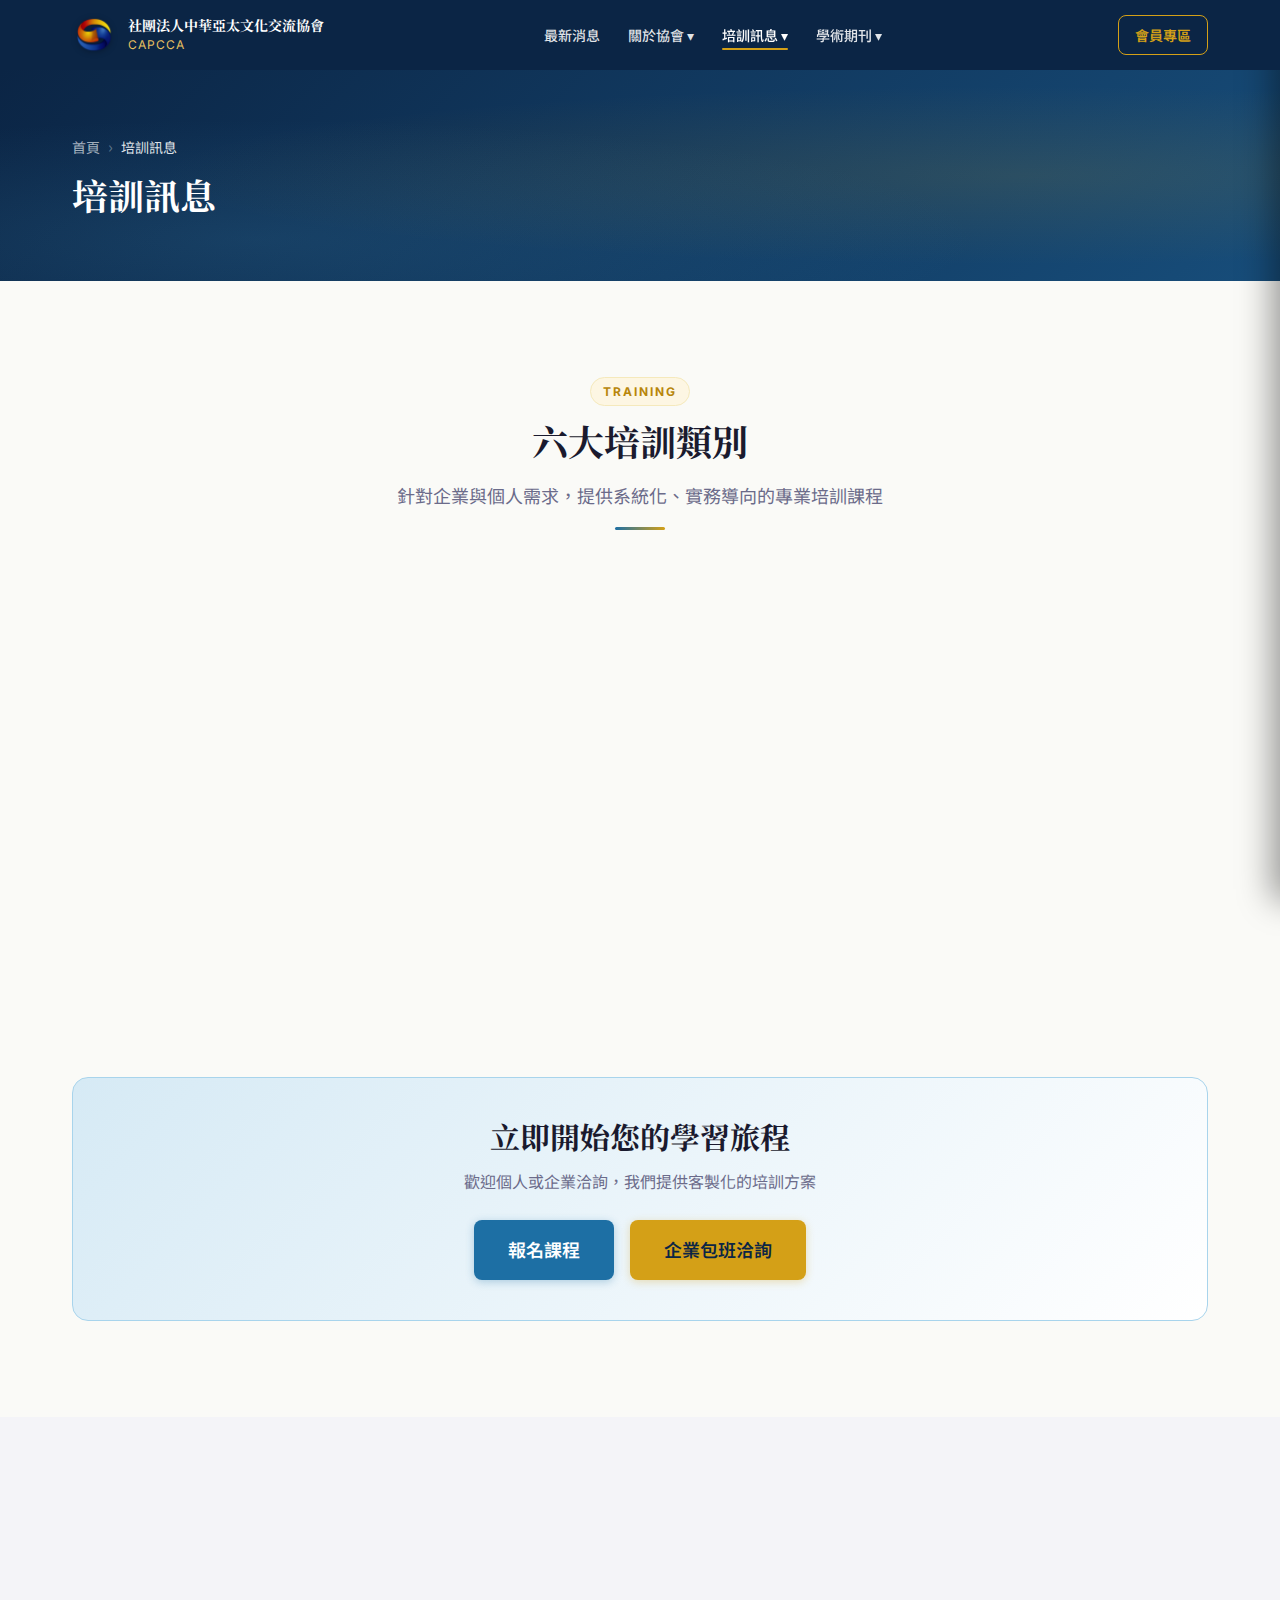
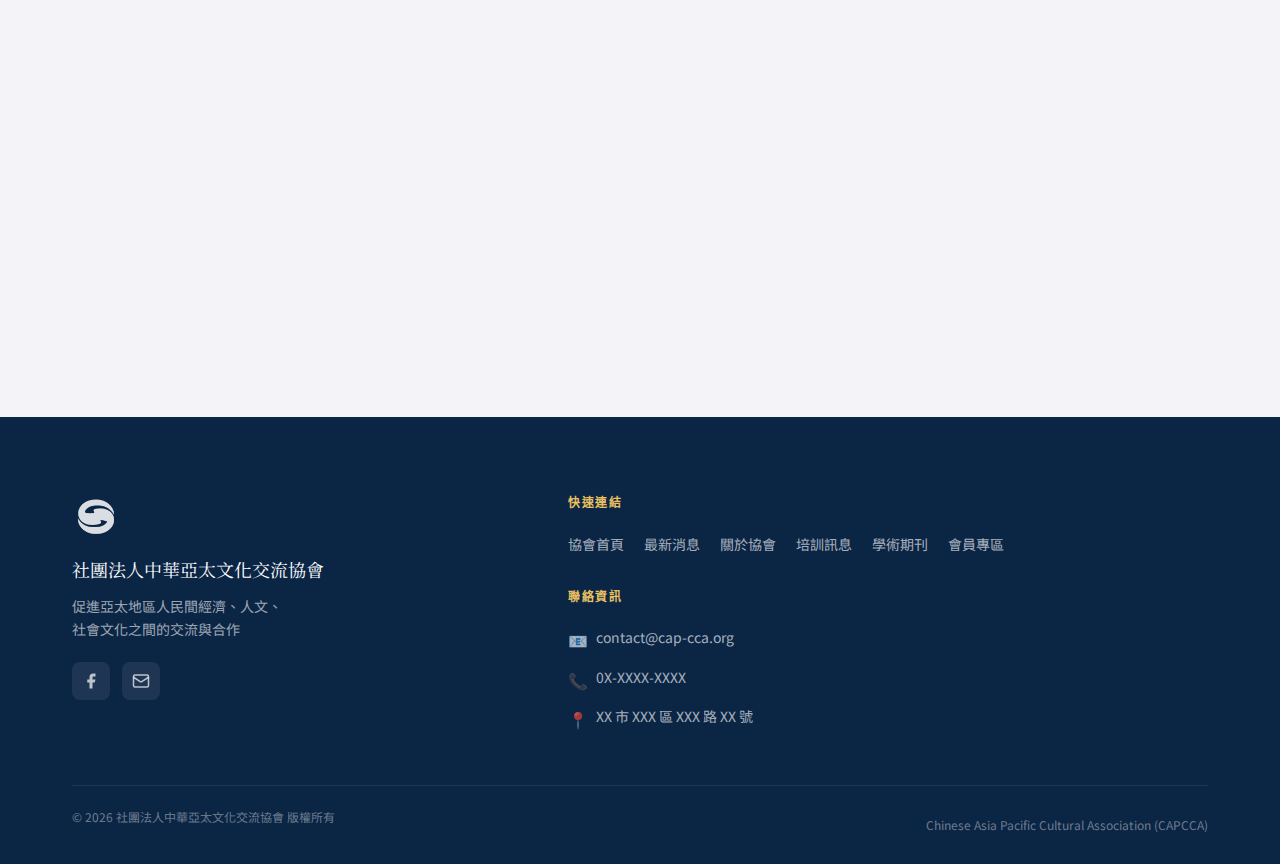
<file: training/index.html>
<!DOCTYPE html>
<html lang="zh-TW">

<head>
    <meta charset="UTF-8">
    <meta name="viewport" content="width=device-width, initial-scale=1.0">
    <title>培訓訊息 ｜社團法人中華亞太文化交流協會</title>
    <meta name="description" content="中華亞太文化交流協會提供六大類培訓課程，涵蓋經營管理、AI、行銷、人力資源、財務及生產管理領域。">
    <link rel="icon" type="image/png" href="../assets/images/logo.png">
    <link rel="preconnect" href="https://fonts.googleapis.com">
    <link
        href="https://fonts.googleapis.com/css2?family=Noto+Serif+TC:wght@400;600;700&family=Noto+Sans+TC:wght@300;400;500;700&family=Inter:wght@400;500;600&display=swap"
        rel="stylesheet">
    <link rel="stylesheet" href="../assets/css/variables.css">
    <link rel="stylesheet" href="../assets/css/reset.css">
    <link rel="stylesheet" href="../assets/css/base.css">
    <link rel="stylesheet" href="../assets/css/layout.css">
    <link rel="stylesheet" href="../assets/css/components.css">
    <link rel="stylesheet" href="../assets/css/animations.css">
</head>

<body>
    <div id="navbar-placeholder"></div>

    <section class="page-banner">
        <div class="container">
            <nav class="breadcrumb" aria-label="您的位置">
                <a href="../">首頁</a><span aria-hidden="true">›</span>
                <span class="current" aria-current="page">培訓訊息</span>
            </nav>
            <h1 class="page-banner__title">培訓訊息</h1>
        </div>
    </section>

    <main id="main-content">
        <section class="section">
            <div class="container">
                <div class="section-header animate-on-scroll">
                    <span class="section-label">Training</span>
                    <h2 class="section-title">六大培訓類別</h2>
                    <p class="section-subtitle">針對企業與個人需求，提供系統化、實務導向的專業培訓課程</p>
                    <div class="section-divider"></div>
                </div>
                <div class="grid grid-3 stagger" id="course-cats"></div>

                <!-- CTA -->
                <div class="text-center"
                    style="margin-top: var(--space-12); padding: var(--space-10); background: linear-gradient(135deg, var(--color-primary-100) 0%, #fff 100%); border-radius: var(--radius-xl); border: 1px solid var(--color-primary-200);">
                    <h3 style="font-family: var(--font-serif); margin-bottom: var(--space-3);">立即開始您的學習旅程</h3>
                    <p style="color: var(--color-neutral-500); margin-bottom: var(--space-6);">歡迎個人或企業洽詢，我們提供客製化的培訓方案
                    </p>
                    <div class="cta-group" style="justify-content: center;">
                        <a href="../training/register.html" class="btn btn-primary btn-lg">報名課程</a>
                        <a href="../training/corporate.html" class="btn btn-accent btn-lg">企業包班洽詢</a>
                    </div>
                </div>
            </div>
        </section>

        <!-- 課程亮點 -->
        <section class="section section--alt">
            <div class="container">
                <div class="section-header animate-on-scroll">
                    <span class="section-label">Why Us</span>
                    <h2 class="section-title">我們的培訓承諾</h2>
                    <div class="section-divider"></div>
                </div>
                <div class="grid grid-3">
                    <div class="card animate-on-scroll" style="padding: var(--space-8); text-align: center;">
                        <div style="font-size: 2.5rem; margin-bottom: var(--space-4);">🎯</div>
                        <h3 style="font-size: var(--text-xl); margin-bottom: var(--space-3);">實務導向</h3>
                        <p>課程設計結合理論基礎與業界實務，學員可立即應用所學。</p>
                    </div>
                    <div class="card animate-on-scroll" style="padding: var(--space-8); text-align: center;">
                        <div style="font-size: 2.5rem; margin-bottom: var(--space-4);">👨‍🏫</div>
                        <h3 style="font-size: var(--text-xl); margin-bottom: var(--space-3);">專業師資</h3>
                        <p>聘請各領域資深專家與業界顧問擔任講師，傳授第一手實戰經驗。</p>
                    </div>
                    <div class="card animate-on-scroll" style="padding: var(--space-8); text-align: center;">
                        <div style="font-size: 2.5rem; margin-bottom: var(--space-4);">🔄</div>
                        <h3 style="font-size: var(--text-xl); margin-bottom: var(--space-3);">彈性方案</h3>
                        <p>提供公開班與企業包班兩種模式，並可依企業需求客製化課程內容。</p>
                    </div>
                </div>
            </div>
        </section>
    </main>

    <div id="footer-placeholder"></div>
    <script src="../assets/js/main.js"></script>
    <script src="../assets/js/animations.js"></script>
    <script src="../assets/js/components.js"></script>
    <script src="../assets/js/content-loader.js"></script>
    <script>
        document.addEventListener('DOMContentLoaded', async () => {
            try {
                const { categories } = await CMS.loadJSON('courses.json');
                const catEl = document.getElementById('course-cats');
                catEl.innerHTML = categories.map(cat => `
          <a href="../training/courses.html#${cat.id}" class="course-cat-card animate-on-scroll">
            <div class="course-cat-card__icon">${cat.icon}</div>
            <div class="course-cat-card__name">${cat.name}</div>
            <div class="course-cat-card__desc">${cat.description}</div>
          </a>
        `).join('');
            } catch (e) { }
        });
    </script>
</body>

</html>
</file>
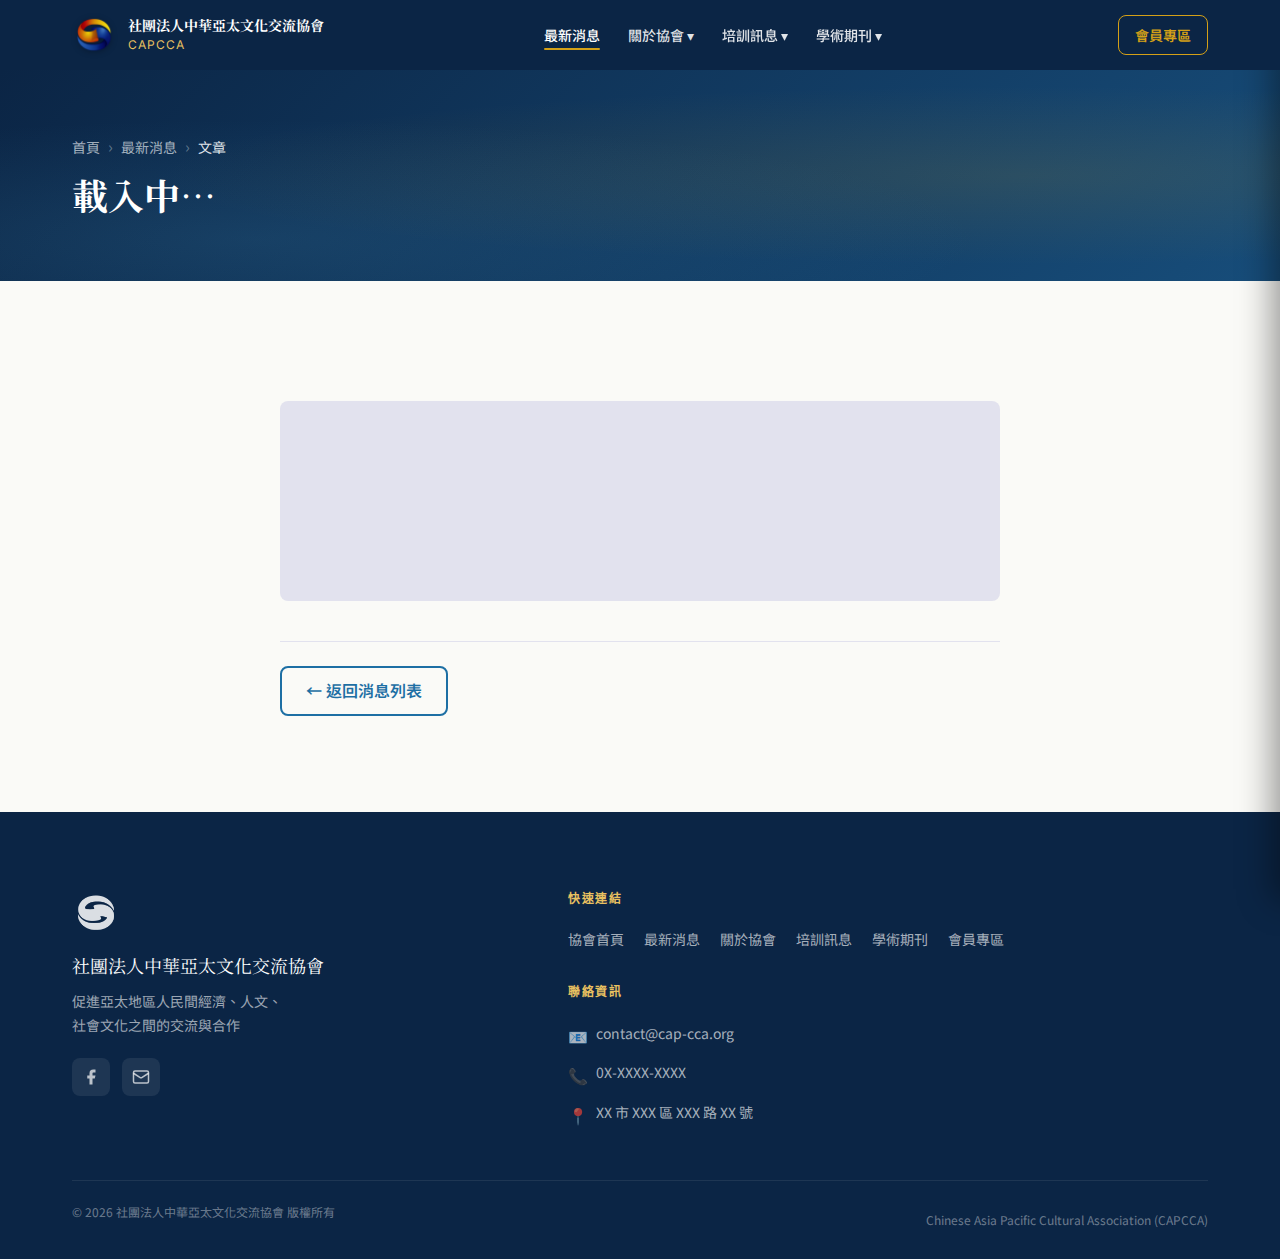
<file: news/article/index.html>
<!DOCTYPE html>
<html lang="zh-TW">

<head>
    <meta charset="UTF-8">
    <meta name="viewport" content="width=device-width, initial-scale=1.0">
    <title>消息文章 ｜社團法人中華亞太文化交流協會</title>
    <link rel="icon" type="image/png" href="../../assets/images/logo.png">
    <link rel="preconnect" href="https://fonts.googleapis.com">
    <link
        href="https://fonts.googleapis.com/css2?family=Noto+Serif+TC:wght@400;600;700&family=Noto+Sans+TC:wght@300;400;500;700&family=Inter:wght@400;500;600&display=swap"
        rel="stylesheet">
    <link rel="stylesheet" href="../../assets/css/variables.css">
    <link rel="stylesheet" href="../../assets/css/reset.css">
    <link rel="stylesheet" href="../../assets/css/base.css">
    <link rel="stylesheet" href="../../assets/css/layout.css">
    <link rel="stylesheet" href="../../assets/css/components.css">
    <link rel="stylesheet" href="../../assets/css/animations.css">
    <style>
        .article-body {
            max-width: 720px;
            margin-inline: auto;
        }

        .article-meta {
            display: flex;
            gap: var(--space-3);
            align-items: center;
            flex-wrap: wrap;
            margin-bottom: var(--space-6);
        }

        /* ── 文章內容（Quill HTML 渲染） ── */
        .article-content {
            font-size: var(--text-base);
            line-height: var(--leading-loose);
            color: var(--color-neutral-700);
        }

        .article-content p {
            margin-bottom: var(--space-4);
        }

        /* 標題 */
        .article-content h1 {
            font-size: var(--text-3xl);
            font-family: var(--font-serif);
            font-weight: 700;
            margin: var(--space-8) 0 var(--space-4);
            color: var(--color-neutral-900);
        }

        .article-content h2 {
            font-size: var(--text-2xl);
            font-family: var(--font-serif);
            font-weight: 600;
            margin: var(--space-6) 0 var(--space-3);
            color: var(--color-neutral-900);
        }

        .article-content h3 {
            font-size: var(--text-xl);
            font-family: var(--font-serif);
            font-weight: 600;
            margin: var(--space-5) 0 var(--space-3);
            color: var(--color-neutral-900);
        }

        /* 有序清單 */
        .article-content ol {
            list-style-type: decimal;
            padding-left: 1.8em;
            margin-bottom: var(--space-4);
        }

        /* 無序清單 */
        .article-content ul {
            list-style-type: disc;
            padding-left: 1.8em;
            margin-bottom: var(--space-4);
        }

        .article-content li {
            margin-bottom: var(--space-2);
            line-height: var(--leading-relaxed);
        }

        /* Quill 資料屬性清單（舊版本相容） */
        .article-content li[data-list="ordered"] {
            list-style-type: decimal;
        }

        .article-content li[data-list="bullet"] {
            list-style-type: disc;
        }

        /* 縮排 */
        .article-content .ql-indent-1 {
            padding-left: 2em;
        }

        .article-content .ql-indent-2 {
            padding-left: 4em;
        }

        .article-content .ql-indent-3 {
            padding-left: 6em;
        }

        /* 引言 */
        .article-content blockquote {
            border-left: 4px solid var(--color-primary-400);
            padding: var(--space-3) var(--space-5);
            margin: var(--space-5) 0;
            color: var(--color-neutral-500);
            background: var(--color-neutral-50);
            border-radius: 0 var(--radius-md) var(--radius-md) 0;
        }

        /* 程式碼 */
        .article-content pre,
        .article-content code {
            background: var(--color-neutral-100);
            border-radius: var(--radius-sm);
            font-family: monospace;
            font-size: 0.9em;
            padding: 2px 6px;
        }

        /* 連結 */
        .article-content a {
            color: var(--color-primary-600);
            text-decoration: underline;
        }

        /* 粗體 / 斜體 */
        .article-content strong,
        .article-content b {
            font-weight: 700;
            color: var(--color-neutral-900);
        }

        .article-content em,
        .article-content i {
            font-style: italic;
        }
    </style>
</head>

<body>
    <div id="navbar-placeholder"></div>

    <section class="page-banner">
        <div class="container">
            <nav class="breadcrumb" aria-label="您的位置">
                <a href="../../">首頁</a><span aria-hidden="true">›</span>
                <a href="../../news/">最新消息</a><span aria-hidden="true">›</span>
                <span class="current" id="article-breadcrumb">文章</span>
            </nav>
            <h1 class="page-banner__title" id="article-title">載入中…</h1>
        </div>
    </section>

    <main id="main-content">
        <section class="section">
            <div class="container">
                <div class="article-body">
                    <div class="article-meta" id="article-meta"></div>
                    <div class="article-content" id="article-body">
                        <div class="skeleton" style="height:200px;"></div>
                    </div>
                    <div
                        style="margin-top:var(--space-10); padding-top: var(--space-6); border-top: 1px solid var(--color-neutral-200);">
                        <a href="../../news/" class="btn btn-outline">← 返回消息列表</a>
                    </div>
                </div>
            </div>
        </section>
    </main>

    <div id="footer-placeholder"></div>
    <script src="../../assets/js/main.js"></script>
    <script src="../../assets/js/animations.js"></script>
    <script src="../../assets/js/content-loader.js"></script>
    <script>
        document.addEventListener('DOMContentLoaded', () => CMS.renderNewsArticle());
    </script>
</body>

</html>
</file>
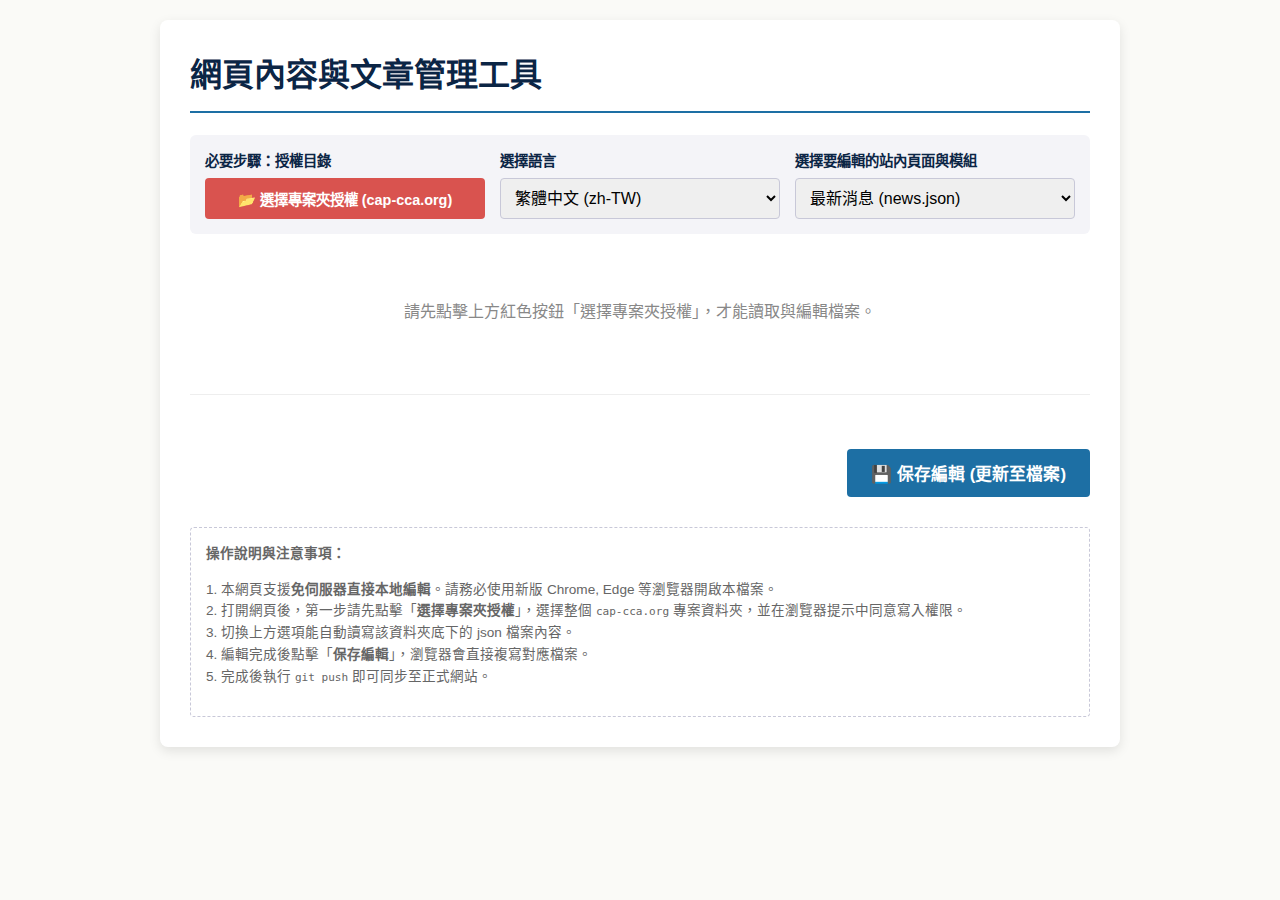
<file: cms.html>
<!DOCTYPE html>
<html lang="zh-TW">

<head>
    <meta charset="UTF-8">
    <meta name="viewport" content="width=device-width, initial-scale=1.0">
    <title>CAPCCA 內容管理工具 (本地端存檔版)</title>
    <style>
        :root {
            --primary: #0B2545;
            --secondary: #1D6FA4;
            --accent: #D4A017;
            --bg: #FAFAF7;
            --card: #FFFFFF;
            --text: #1A1A2E;
            --border: #C8C8D8;
        }

        body {
            font-family: 'Noto Sans TC', sans-serif;
            background-color: var(--bg);
            color: var(--text);
            margin: 0;
            padding: 20px;
            line-height: 1.6;
        }

        .container {
            max-width: 900px;
            margin: 0 auto;
            background: var(--card);
            padding: 30px;
            border-radius: 8px;
            box-shadow: 0 4px 12px rgba(0, 0, 0, 0.1);
        }

        h1 {
            color: var(--primary);
            border-bottom: 2px solid var(--secondary);
            padding-bottom: 10px;
            margin-top: 0;
            display: flex;
            justify-content: space-between;
            align-items: center;
        }

        .status-badge {
            font-size: 0.45em;
            background: #28a745;
            color: white;
            padding: 5px 12px;
            border-radius: 20px;
            vertical-align: middle;
            font-weight: normal;
        }

        .controls {
            display: flex;
            gap: 15px;
            margin-bottom: 25px;
            background: #f4f4f8;
            padding: 15px;
            border-radius: 6px;
        }

        .form-group {
            flex: 1;
            display: flex;
            flex-direction: column;
            gap: 5px;
        }

        label {
            font-weight: bold;
            font-size: 0.9em;
            color: var(--primary);
        }

        select,
        input[type="text"],
        input[type="date"],
        textarea {
            padding: 10px;
            border: 1px solid var(--border);
            border-radius: 4px;
            font-size: 1em;
            font-family: inherit;
            box-sizing: border-box;
            width: 100%;
        }

        select:focus,
        input:focus,
        textarea:focus {
            outline: none;
            border-color: var(--secondary);
            box-shadow: 0 0 0 2px rgba(29, 111, 164, 0.2);
        }

        input[type="checkbox"] {
            transform: scale(1.3);
            margin-right: 8px;
        }

        .editor-section {
            margin-bottom: 25px;
        }

        .field-row {
            margin-bottom: 15px;
        }

        .field-row label {
            display: block;
            margin-bottom: 6px;
            color: #333;
        }

        /* 陣列項目 (文章) 樣式 */
        .array-item {
            border: 1px solid var(--border);
            padding: 20px;
            margin-bottom: 20px;
            border-radius: 6px;
            background: #fbfbfd;
            position: relative;
        }

        .array-item-header {
            display: flex;
            justify-content: space-between;
            align-items: center;
            margin-bottom: 15px;
            border-bottom: 1px solid #ddd;
            padding-bottom: 10px;
        }

        .array-item-header h3 {
            margin: 0;
            color: var(--secondary);
            font-size: 1.1em;
        }

        .actions {
            display: flex;
            justify-content: space-between;
            align-items: center;
            margin-top: 30px;
            border-top: 1px solid #eee;
            padding-top: 20px;
        }

        button {
            padding: 12px 24px;
            border: none;
            border-radius: 4px;
            font-size: 1em;
            cursor: pointer;
            font-weight: bold;
            transition: all 0.2s;
        }

        .btn-primary {
            background-color: var(--secondary);
            color: white;
            min-width: 160px;
        }

        .btn-primary:hover {
            background-color: var(--primary);
        }

        .btn-success {
            background-color: #28a745;
            color: white;
        }

        .btn-success:hover {
            background-color: #218838;
        }

        .btn-danger {
            background-color: transparent;
            color: #d9534f;
            border: 1px solid #d9534f;
            padding: 6px 14px;
            font-size: 0.9em;
        }

        .btn-danger:hover {
            background-color: #d9534f;
            color: white;
        }

        .alert {
            padding: 15px;
            background-color: #d4edda;
            color: #155724;
            border-radius: 4px;
            margin-bottom: 20px;
            display: none;
            transition: opacity 0.5s;
        }

        .instructions {
            font-size: 0.85em;
            color: #666;
            margin-top: 20px;
            padding: 15px;
            border: 1px dashed var(--border);
            border-radius: 4px;
            background: #fff;
        }

        .loading-overlay {
            position: absolute;
            top: 0;
            left: 0;
            right: 0;
            bottom: 0;
            background: rgba(255, 255, 255, 0.7);
            display: none;
            justify-content: center;
            align-items: center;
            font-weight: bold;
            color: var(--primary);
            z-index: 10;
        }

        /* Quill Rich Text 樣式調整 */
        .ql-container.ql-snow {
            font-family: 'Noto Sans TC', sans-serif;
            font-size: 1rem;
            min-height: 200px;
            background: #fff;
            border-color: var(--border) !important;
            border-bottom-left-radius: 4px;
            border-bottom-right-radius: 4px;
        }

        .ql-toolbar.ql-snow {
            background: #fbfbfd;
            border-color: var(--border) !important;
            border-top-left-radius: 4px;
            border-top-right-radius: 4px;
            font-family: inherit;
            flex-wrap: wrap;
        }

        /* 確保有序/無序清單正確渲染縮排 */
        .ql-editor ol,
        .ql-editor ul {
            padding-left: 1.5em;
        }

        .ql-editor ol li,
        .ql-editor ul li {
            list-style-type: inherit;
        }

        .ql-editor ol {
            list-style-type: decimal;
        }

        .ql-editor ul {
            list-style-type: disc;
        }

        /* Size 下拉選單寬度 */
        .ql-snow .ql-picker.ql-size {
            width: 90px;
        }

        /* Size 選項顯示像素值 */
        .ql-snow .ql-picker.ql-size .ql-picker-label::before,
        .ql-snow .ql-picker.ql-size .ql-picker-item::before {
            content: attr(data-value) !important;
        }

        .ql-snow .ql-picker.ql-size .ql-picker-label[data-value=""]::before,
        .ql-snow .ql-picker.ql-size .ql-picker-item[data-value=""]::before {
            content: '預設' !important;
        }

        /* ── 期刊管理專屬樣式 ── */
        .j-journal {
            border: 2px solid var(--secondary);
            border-radius: 8px;
            margin-bottom: 20px;
            overflow: hidden;
        }

        .j-journal-header {
            background: var(--primary);
            color: #fff;
            padding: 12px 16px;
            display: flex;
            align-items: center;
            gap: 10px;
            cursor: pointer;
            user-select: none;
        }

        .j-journal-header h3 {
            margin: 0;
            font-size: 1em;
            flex: 1;
        }

        .j-journal-body {
            padding: 16px;
            background: #f8f9ff;
        }

        .j-volume {
            border: 1px solid #c0cce0;
            border-radius: 6px;
            margin-bottom: 12px;
            overflow: hidden;
        }

        .j-volume-header {
            background: #dde8f5;
            padding: 10px 14px;
            display: flex;
            align-items: center;
            gap: 8px;
            cursor: pointer;
            user-select: none;
        }

        .j-volume-header h4 {
            margin: 0;
            font-size: 0.95em;
            flex: 1;
        }

        .j-volume-body {
            padding: 14px;
            background: #fff;
        }

        .j-issue {
            border: 1px solid #e0e0e0;
            border-radius: 5px;
            margin-bottom: 10px;
            overflow: hidden;
        }

        .j-issue-header {
            background: #f0f4f8;
            padding: 8px 12px;
            display: flex;
            align-items: center;
            gap: 8px;
            cursor: pointer;
            user-select: none;
        }

        .j-issue-header h5 {
            margin: 0;
            font-size: 0.9em;
            flex: 1;
        }

        .j-issue-body {
            padding: 12px;
            background: #fff;
        }

        .j-paper {
            border: 1px solid #eee;
            border-radius: 4px;
            padding: 10px;
            margin-bottom: 8px;
            background: #fafafa;
            position: relative;
        }

        .j-paper-header {
            display: flex;
            align-items: center;
            gap: 8px;
            margin-bottom: 8px;
        }

        .j-paper-header span {
            font-size: 0.85em;
            font-weight: 600;
            color: var(--secondary);
            flex: 1;
        }

        .j-toggle {
            font-size: 0.8em;
            background: rgba(255, 255, 255, .2);
            border: 1px solid rgba(255, 255, 255, .3);
            color: inherit;
            padding: 2px 8px;
            border-radius: 3px;
            cursor: pointer;
        }

        .j-toggle-dark {
            font-size: 0.8em;
            background: rgba(0, 0, 0, .05);
            border: 1px solid #aaa;
            color: #333;
            padding: 2px 8px;
            border-radius: 3px;
            cursor: pointer;
        }

        .j-add-btn {
            font-size: 0.85em;
            padding: 5px 12px;
        }

        .j-field {
            margin-bottom: 8px;
        }

        .j-field label {
            display: block;
            font-size: 0.82em;
            font-weight: bold;
            color: #444;
            margin-bottom: 3px;
        }

        .j-field input:not([type="checkbox"]),
        .j-field textarea,
        .j-field select {
            width: 100%;
            box-sizing: border-box;
            padding: 6px 8px;
            border: 1px solid var(--border);
            border-radius: 4px;
            font-family: inherit;
            font-size: 0.9em;
        }

        .j-field textarea {
            min-height: 70px;
            resize: vertical;
        }
    </style>
    <!-- Quill Rich Text Editor -->
    <link href="https://cdn.quilljs.com/1.3.6/quill.snow.css" rel="stylesheet">
    <script src="https://cdn.quilljs.com/1.3.6/quill.js"></script>
</head>

<body>

    <div class="container" style="position: relative;">
        <div class="loading-overlay" id="loadingOverlay">正在存取檔案...</div>

        <h1>
            <span>網頁內容與文章管理工具</span>
        </h1>

        <div class="alert" id="successAlert">
            ✅ 檔案已成功更新並保存於本地端！網頁將直接顯示最新結果。
        </div>

        <div class="controls">
            <div class="form-group">
                <label>必要步驟：授權目錄</label>
                <button class="btn-primary" id="authBtn"
                    style="padding: 10px; font-size: 0.9em; background-color: #d9534f;">📂 選擇專案夾授權
                    (cap-cca.org)</button>
            </div>
            <div class="form-group">
                <label for="languageSelect">選擇語言</label>
                <select id="languageSelect">
                    <option value="zh-TW">繁體中文 (zh-TW)</option>
                    <option value="en">English (en)</option>
                </select>
            </div>
            <div class="form-group">
                <label for="pageSelect">選擇要編輯的站內頁面與模組</label>
                <select id="pageSelect">
                    <option value="news">最新消息 (news.json)</option>
                    <option value="courses">課程管理 (courses.json)</option>
                    <option value="journals">學術期刊管理 (journals.json)</option>
                    <option value="about">協會亮點與沿革 (about.json)</option>
                    <option value="contact">聯絡資訊 (contact.json)</option>
                </select>
            </div>
        </div>

        <div class="editor-section" id="editorContainer">
            <p style="color: #666; text-align: center; padding: 40px 0;">正在載入資料，請稍候...</p>
        </div>

        <div class="actions">
            <div id="arrayActions">
                <!-- 這裡會動態放入新增項目的按鈕 (若為陣列) -->
            </div>
        </div>

        <!-- 浮動儲存列 -->
        <div id="saveBtnBar" style="
            position: sticky;
            bottom: 0;
            background: linear-gradient(to top, #fff 80%, transparent);
            padding: 14px 0 10px;
            margin-top: 20px;
            z-index: 100;
            display: flex;
            justify-content: flex-end;
        ">
            <button class="btn-primary" id="saveBtn" style="min-width:200px;font-size:1.05em;">💾 保存編輯 (更新至檔案)</button>
        </div>

        <div class="instructions">
            <strong>操作說明與注意事項：</strong>
            <p>1. 本網頁支援<b>免伺服器直接本地編輯</b>。請務必使用新版 Chrome, Edge 等瀏覽器開啟本檔案。<br>
                2. 打開網頁後，第一步請先點擊「<b>選擇專案夾授權</b>」，選擇整個 <code>cap-cca.org</code> 專案資料夾，並在瀏覽器提示中同意寫入權限。<br>
                3. 切換上方選項能自動讀寫該資料夾底下的 json 檔案內容。<br>
                4. 編輯完成後點擊「<b>保存編輯</b>」，瀏覽器會直接複寫對應檔案。<br>
                5. 完成後執行 <code>git push</code> 即可同步至正式網站。
            </p>
        </div>
    </div>

    <script>
        // 定義各個頁面和模組的資料結構與路徑
        const pageSchema = {
            "courses": {
                filepath: "assets/data/courses.json",
                type: "nested_array",
                arrayKey: "categories",
                itemLabel: "課程分類",
                fields: {
                    "id": { type: "text", label: "分類 ID (英文，如 ai)", default: "" },
                    "name": { type: "text", label: "分類名稱", default: "" },
                    "icon": { type: "text", label: "圖示 (Emoji)", default: "📚" },
                    "description": { type: "text", label: "分類簡介", default: "" }
                },
                subArrayKey: "courses",
                subItemLabel: "課程",
                subFields: {
                    "name": { type: "text", label: "課程名稱", default: "" },
                    "hours": { type: "text", label: "時數 (例如: 12)", default: "12" },
                    "audience": { type: "text", label: "適合對象", default: "一般職員" },
                    "fee": { type: "text", label: "費用", default: "請洽詢" },
                    "description": { type: "textarea", label: "課程介紹", default: "" }
                }
            },
            "news": {
                filepath: "assets/data/news.json",
                type: "array",
                arrayKey: "articles",
                itemLabel: "公告 / 文章",
                fields: {
                    "id": { type: "text", label: "文章 ID (例如 2026-004 以避免重複)", default: "" },
                    "title": { type: "text", label: "標題", default: "" },
                    "category": { type: "select", label: "分類", options: ["公告", "期刊", "活動", "其他"], default: "公告" },
                    "date": { type: "date", label: "發佈日期", default: () => new Date().toISOString().split('T')[0] },
                    "summary": { type: "textarea", label: "摘要 (首頁與列表呈現)", default: "" },
                    "content": { type: "richtext", label: "詳細內容 (視覺化編輯器)", default: "" },
                    "image": { type: "text", label: "圖片位址 (選填，目前暫不支援直接上傳)", default: "" },
                    "pinned": { type: "checkbox", label: "是否置頂於首頁宣傳", default: false }
                }
            },
            "journals": {
                filepath: "assets/data/journals.json",
                type: "journals_custom"
            },
            "about": {
                filepath: "assets/data/about.json",
                type: "about_custom"
            },
            "contact": {
                filepath: "assets/data/contact.json",
                type: "contact_custom"
            }
        };

        const authBtn = document.getElementById('authBtn');
        const pageSelect = document.getElementById('pageSelect');
        const languageSelect = document.getElementById('languageSelect');
        const editorContainer = document.getElementById('editorContainer');
        const saveBtn = document.getElementById('saveBtn');
        const arrayActions = document.getElementById('arrayActions');
        const loadingOverlay = document.getElementById('loadingOverlay');

        let projectDirectoryHandle = null;

        // 當前編輯的資料副本 (準備於 Save 時組合)
        let currentData = null;

        // 授權目錄
        authBtn.addEventListener('click', async () => {
            try {
                // 請求使用者選擇目錄
                projectDirectoryHandle = await window.showDirectoryPicker({ mode: 'readwrite' });
                authBtn.textContent = '✅ 已授權專案目錄 (' + projectDirectoryHandle.name + ')';
                authBtn.style.backgroundColor = '#28a745';
                authBtn.style.color = 'white';
                authBtn.style.border = 'none';
                reloadEditor(); // 授權後載入檔案
            } catch (e) {
                console.error('使用者取消授權或不支援', e);
            }
        });

        /**
         * 取得對應目前的實際檔案路徑
         */
        function getActualFilepath(schemaKey) {
            const schema = pageSchema[schemaKey];
            const lang = languageSelect.value;
            return schema.filepath.replace('{lang}', lang);
        }

        /**
         * 透過 File System Access API 讀取檔案
         */
        async function fetchJsonFile(path) {
            if (!projectDirectoryHandle) return null;
            try {
                const parts = path.split('/');
                let currentHandle = projectDirectoryHandle;
                // 依序進入子目錄
                for (let i = 0; i < parts.length - 1; i++) {
                    currentHandle = await currentHandle.getDirectoryHandle(parts[i]);
                }
                const fileHandle = await currentHandle.getFileHandle(parts[parts.length - 1]);
                const file = await fileHandle.getFile();
                const text = await file.text();
                return JSON.parse(text);
            } catch (err) {
                console.warn("檔案讀取失敗或尚未建立:", path, err);
                return null;
            }
        }

        /**
         * 透過 File System Access API 儲存檔案
         */
        async function saveJsonFile(path, content) {
            if (!projectDirectoryHandle) return false;
            try {
                const parts = path.split('/');
                let currentHandle = projectDirectoryHandle;
                for (let i = 0; i < parts.length - 1; i++) {
                    currentHandle = await currentHandle.getDirectoryHandle(parts[i], { create: true });
                }
                const fileHandle = await currentHandle.getFileHandle(parts[parts.length - 1], { create: true });
                const writable = await fileHandle.createWritable();
                await writable.write(JSON.stringify(content, null, 4));
                await writable.close();
                return true;
            } catch (err) {
                console.error("檔案儲存失敗:", path, err);
                return false;
            }
        }

        /**
         * 動態產生單一輸入控制項
         */
        function createFieldInput(key, fieldSchema, objRef) {
            const row = document.createElement('div');
            row.className = 'field-row';

            const label = document.createElement('label');
            label.textContent = fieldSchema.label;

            let inputElement;
            if (fieldSchema.type === 'richtext') {
                const editorWrapper = document.createElement('div');
                editorWrapper.style.width = '100%';

                const editorContainer = document.createElement('div');
                editorWrapper.appendChild(editorContainer);

                inputElement = editorWrapper;

                // 透過 setTimeout 確保元素掛載到 DOM 後再初始化 Quill
                setTimeout(() => {
                    // 明確註冊 Size 白名單，确保工具列視覺正常
                    const SizeStyle = Quill.import('attributors/style/size');
                    SizeStyle.whitelist = ['12px', '14px', '16px', '18px', '20px', '24px', '28px', '32px'];
                    Quill.register(SizeStyle, true);

                    const quill = new Quill(editorContainer, {
                        theme: 'snow',
                        placeholder: '請輸入內容...',
                        modules: {
                            toolbar: [
                                [{ 'header': [1, 2, 3, false] }],
                                [{ 'size': ['12px', '14px', '16px', '18px', '20px', '24px', '28px', '32px'] }],
                                ['bold', 'italic', 'underline', 'strike'],
                                [{ 'color': [] }, { 'background': [] }],
                                [{ 'list': 'ordered' }, { 'list': 'bullet' }],
                                [{ 'indent': '-1' }, { 'indent': '+1' }],
                                ['link', 'clean']
                            ]
                        }
                    });

                    // 設定初始內容
                    if (objRef[key] !== undefined) {
                        quill.root.innerHTML = objRef[key];
                    }

                    // 綁定編輯器變更事件，寫入 objRef
                    quill.on('text-change', () => {
                        objRef[key] = quill.root.innerHTML;
                    });
                }, 10);

            } else if (fieldSchema.type === 'textarea') {
                inputElement = document.createElement('textarea');
                inputElement.rows = 5;
                inputElement.value = objRef[key] !== undefined ? objRef[key] : "";

                inputElement.addEventListener('input', (e) => {
                    objRef[key] = e.target.value;
                });
            } else if (fieldSchema.type === 'select') {
                inputElement = document.createElement('select');

                (fieldSchema.options || []).forEach(opt => {
                    const optionEl = document.createElement('option');
                    if (typeof opt === 'object') {
                        optionEl.value = opt.value;
                        optionEl.textContent = opt.label;
                    } else {
                        optionEl.value = opt;
                        optionEl.textContent = opt;
                    }
                    inputElement.appendChild(optionEl);
                });

                inputElement.value = objRef[key] !== undefined ? objRef[key] : (fieldSchema.default || "");

                inputElement.addEventListener('change', (e) => {
                    objRef[key] = e.target.value;
                });
            } else if (fieldSchema.type === 'checkbox') {
                row.style.display = 'flex';
                row.style.alignItems = 'center';
                label.style.order = 2;
                label.style.marginBottom = "0";

                inputElement = document.createElement('input');
                inputElement.type = 'checkbox';
                inputElement.checked = objRef[key] === true;

                inputElement.addEventListener('change', (e) => {
                    objRef[key] = e.target.checked;
                });
            } else {
                // text, date
                inputElement = document.createElement('input');
                inputElement.type = fieldSchema.type;
                inputElement.value = objRef[key] !== undefined ? objRef[key] : "";

                inputElement.addEventListener('input', (e) => {
                    objRef[key] = e.target.value;
                });
            }

            if (fieldSchema.type === 'checkbox') {
                row.appendChild(inputElement);
                row.appendChild(label);
            } else {
                row.appendChild(label);
                row.appendChild(inputElement);
            }
            return row;
        }

        /**
         * 重繪並載入畫面
         */
        async function reloadEditor() {
            if (!projectDirectoryHandle) {
                editorContainer.innerHTML = '<p style="text-align:center; color:#888; padding: 40px 0;">請先點擊上方紅色按鈕「選擇專案夾授權」，才能讀取與編輯檔案。</p>';
                loadingOverlay.style.display = 'none';
                return;
            }

            loadingOverlay.style.display = 'flex';
            const pageKey = pageSelect.value;
            const schema = pageSchema[pageKey];
            const actualPath = getActualFilepath(pageKey);

            editorContainer.innerHTML = '';
            arrayActions.innerHTML = '';

            // 讀取已經存在的資料
            const remoteData = await fetchJsonFile(actualPath);

            if (schema.type === "object") {
                // ---------- 物件模式 (首頁、關於等屬性平鋪檔) ----------
                currentData = remoteData || {};

                for (const [key, field] of Object.entries(schema.fields)) {
                    if (currentData[key] === undefined) {
                        currentData[key] = typeof field.default === 'function' ? field.default() : field.default;
                    }
                    const fieldUI = createFieldInput(key, field, currentData);
                    editorContainer.appendChild(fieldUI);
                }
            }
            else if (schema.type === "journals_custom") {
                // ---------- 期刊管理模式 ----------
                currentData = remoteData ? JSON.parse(JSON.stringify(remoteData)) : { journals: [] };
                if (!Array.isArray(currentData.journals)) currentData.journals = [];

                const renderJournals = () => {
                    editorContainer.innerHTML = '';
                    if (!currentData.journals.length) {
                        editorContainer.innerHTML = '<p style="color:#888;text-align:center;padding:30px 0">目前尚無期刊，請點擊下方「新增」以建立第一個期刊。</p>';
                    }

                    currentData.journals.forEach((journal, ji) => {
                        // ── 期刊卡片 ──
                        const jBox = document.createElement('div');
                        jBox.className = 'j-journal';

                        const jHead = document.createElement('div');
                        jHead.className = 'j-journal-header';

                        const jTitle = document.createElement('h3');
                        jTitle.textContent = `期刊：${journal.name || '(未命名)'}`;

                        const jToggleBtn = document.createElement('button');
                        jToggleBtn.className = 'j-toggle';
                        jToggleBtn.textContent = '折疊';

                        const jDelBtn = document.createElement('button');
                        jDelBtn.className = 'btn-danger j-add-btn';
                        jDelBtn.textContent = '✖ 刪除期刊';
                        jDelBtn.onclick = (e) => { e.stopPropagation(); if (confirm(`確定要刪除《${journal.name || '未命名'}》及其全部內容？`)) { currentData.journals.splice(ji, 1); renderJournals(); } };

                        jHead.appendChild(jTitle);
                        jHead.appendChild(jToggleBtn);
                        jHead.appendChild(jDelBtn);
                        jHead.onclick = () => { jBody.style.display = jBody.style.display === 'none' ? '' : 'none'; jToggleBtn.textContent = jBody.style.display === 'none' ? '展開' : '折疊'; };

                        const jBody = document.createElement('div');
                        jBody.className = 'j-journal-body';

                        // 期刊基本資訊欄位
                        const journalFields = [
                            { key: 'id', label: 'ID 識別碼 (英文小寫，如 apss)，用於網址子目錄' },
                            { key: 'name', label: '期刊中文名稱' },
                            { key: 'nameEn', label: '期刊英文名稱' },
                            { key: 'abbr', label: '縮寫 (Abbr)' },
                            { key: 'issn', label: 'ISSN' },
                            { key: 'frequency', label: '出刊頻率' },
                            { key: 'language', label: '接受語言' },
                            { key: 'reviewSystem', label: '審查制度' },
                            { key: 'color', label: '主题色 (Hex)、例如 #1D6FA4' },
                            { key: 'description', label: '期刊簡介', textarea: true },
                        ];

                        journalFields.forEach(({ key, label, textarea }) => {
                            const fw = document.createElement('div');
                            fw.className = 'j-field';
                            const lb = document.createElement('label');
                            lb.textContent = label;
                            const inp = textarea ? document.createElement('textarea') : document.createElement('input');
                            if (!textarea) inp.type = 'text';
                            inp.value = journal[key] || '';
                            inp.addEventListener('input', e => {
                                journal[key] = e.target.value;
                                if (key === 'name') jTitle.textContent = `期刊：${e.target.value || '(未命名)'}`;
                            });
                            fw.appendChild(lb); fw.appendChild(inp);
                            jBody.appendChild(fw);
                        });

                        // active 勾選
                        const activeField = document.createElement('div');
                        activeField.className = 'j-field';
                        activeField.style.display = 'flex'; activeField.style.alignItems = 'center'; activeField.style.gap = '8px';
                        const activeCb = document.createElement('input');
                        activeCb.type = 'checkbox'; activeCb.checked = !!journal['active'];
                        activeCb.style.transform = 'scale(1.2)';
                        activeCb.addEventListener('change', e => { journal['active'] = e.target.checked; });
                        const activeLb = document.createElement('label');
                        activeLb.textContent = '已啟用（顯示於首頁與期刊總覽）';
                        activeLb.style.marginBottom = '0';
                        activeLb.style.cursor = 'pointer';
                        activeLb.onclick = () => activeCb.click();
                        activeField.appendChild(activeCb); activeField.appendChild(activeLb);
                        jBody.appendChild(activeField);

                        // ═══ 投稿規格管理 ═══
                        const subSec = document.createElement('div');
                        subSec.className = 'j-volume'; // 借用外框佈局樣式
                        subSec.style.marginTop = '16px';

                        const subSecHeader = document.createElement('div');
                        subSecHeader.className = 'j-volume-header';
                        subSecHeader.style.cursor = 'pointer';

                        const subSecTitleH4 = document.createElement('h4');
                        subSecTitleH4.textContent = '📄 投稿規格條款';
                        subSecTitleH4.style.margin = '0';
                        subSecTitleH4.style.color = 'var(--primary)';
                        subSecTitleH4.style.flex = '1';

                        const subSecToggle = document.createElement('button');
                        subSecToggle.className = 'j-toggle';
                        subSecToggle.textContent = '展開';

                        subSecHeader.appendChild(subSecTitleH4);
                        subSecHeader.appendChild(subSecToggle);

                        const subSecBody = document.createElement('div');
                        subSecBody.className = 'j-volume-body';
                        subSecBody.style.display = 'none'; // 預設折疊起來避免太長

                        subSecHeader.onclick = () => {
                            const collapsed = subSecBody.style.display === 'none';
                            subSecBody.style.display = collapsed ? '' : 'none';
                            subSecToggle.textContent = collapsed ? '折疊' : '展開';
                        };

                        subSec.appendChild(subSecHeader);
                        subSec.appendChild(subSecBody);

                        if (!Array.isArray(journal.submission)) journal.submission = [];

                        const renderSubmission = () => {
                            subSecBody.innerHTML = '';

                            journal.submission.forEach((item, si) => {
                                const sBox = document.createElement('div');
                                sBox.className = 'j-issue';
                                sBox.style.marginBottom = '12px';

                                // 單一條款 Header（不再折疊）
                                const sHead = document.createElement('div');
                                sHead.className = 'j-issue-header';

                                const sLabel = document.createElement('h5');
                                sLabel.style.margin = '0';
                                sLabel.style.flex = '1';
                                sLabel.textContent = item.title || `條款 #${si + 1}`;

                                const sDel = document.createElement('button');
                                sDel.className = 'btn-danger j-add-btn';
                                sDel.textContent = '刪除此條款';
                                sDel.onclick = (e) => {
                                    e.stopPropagation();
                                    if (confirm('刪除此條款？')) {
                                        journal.submission.splice(si, 1);
                                        renderSubmission();
                                    }
                                };

                                sHead.appendChild(sLabel);
                                sHead.appendChild(sDel);

                                const sBody = document.createElement('div');
                                sBody.className = 'j-issue-body';

                                [{ key: 'title', label: '條款標題（如：一、稿件性質）', type: 'text' },
                                { key: 'content', label: '條款內容', type: 'textarea' }
                                ].forEach(({ key, label, type }) => {
                                    const f = document.createElement('div'); f.className = 'j-field';
                                    const lb = document.createElement('label'); lb.textContent = label;
                                    const inp = type === 'textarea' ? document.createElement('textarea') : document.createElement('input');
                                    if (type !== 'textarea') inp.type = 'text';
                                    inp.value = item[key] || '';
                                    inp.addEventListener('input', e => {
                                        item[key] = e.target.value;
                                        if (key === 'title') sLabel.textContent = e.target.value || `條款 #${si + 1}`;
                                    });
                                    f.appendChild(lb); f.appendChild(inp); sBody.appendChild(f);
                                });

                                sBox.appendChild(sHead);
                                sBox.appendChild(sBody);
                                subSecBody.appendChild(sBox);
                            });

                            const addSubBtn = document.createElement('button');
                            addSubBtn.className = 'btn-success j-add-btn';
                            addSubBtn.textContent = '➕ 新增條款';
                            addSubBtn.onclick = () => {
                                journal.submission.push({ title: '', content: '' });
                                renderSubmission();
                            };
                            subSecBody.appendChild(addSubBtn);
                        };

                        renderSubmission();
                        jBody.appendChild(subSec);

                        // ═══ 卷列表 ═══
                        const volSec = document.createElement('div');
                        volSec.style.marginTop = '16px';
                        const volTitle = document.createElement('div');
                        volTitle.innerHTML = '<strong style="color:var(--primary)">📒 卷數管理</strong>';
                        volTitle.style.marginBottom = '8px';
                        volSec.appendChild(volTitle);

                        if (!Array.isArray(journal.volumes)) journal.volumes = [];

                        const renderVolumes = () => {
                            // 清除除標題以外的元素
                            while (volSec.children.length > 1) volSec.removeChild(volSec.lastChild);

                            journal.volumes.slice().sort((a, b) => b.volume - a.volume).forEach((vol, vi_sorted) => {
                                const vi = journal.volumes.indexOf(vol);
                                const vBox = document.createElement('div');
                                vBox.className = 'j-volume';

                                const vHead = document.createElement('div');
                                vHead.className = 'j-volume-header';
                                const vTitle = document.createElement('h4');
                                vTitle.textContent = `第 ${vol.volume} 卷`;

                                const vToggle = document.createElement('button');
                                vToggle.className = 'j-toggle-dark'; vToggle.textContent = '折疊';

                                const vDel = document.createElement('button');
                                vDel.className = 'btn-danger j-add-btn'; vDel.textContent = '刪除此卷';
                                vDel.onclick = (e) => { e.stopPropagation(); if (confirm(`刪除第 ${vol.volume} 卷將同時刪除其中所有期、論文，確定？`)) { journal.volumes.splice(vi, 1); renderVolumes(); } };

                                vHead.appendChild(vTitle); vHead.appendChild(vToggle); vHead.appendChild(vDel);

                                const vBody = document.createElement('div');
                                vBody.className = 'j-volume-body';

                                // 卷號編輯
                                const vNumField = document.createElement('div');
                                vNumField.className = 'j-field';
                                const vNumLabel = document.createElement('label');
                                vNumLabel.textContent = '卷號（數字）';
                                const vNumInput = document.createElement('input');
                                vNumInput.type = 'number'; vNumInput.min = '1'; vNumInput.value = vol.volume;
                                vNumInput.addEventListener('change', e => { vol.volume = parseInt(e.target.value) || 1; vTitle.textContent = `第 ${vol.volume} 卷`; });
                                vNumField.appendChild(vNumLabel); vNumField.appendChild(vNumInput);
                                vBody.appendChild(vNumField);

                                vHead.onclick = () => { vBody.style.display = vBody.style.display === 'none' ? '' : 'none'; vToggle.textContent = vBody.style.display === 'none' ? '展開' : '折疊'; };

                                if (!Array.isArray(vol.issues)) vol.issues = [];

                                // ═══ 期列表 ═══
                                const issSec = document.createElement('div');
                                issSec.style.marginTop = '10px';
                                const issTitle = document.createElement('div');
                                issTitle.innerHTML = '<strong style="font-size:.85em;color:#666">📄 期數列表</strong>';
                                issTitle.style.marginBottom = '6px';
                                issSec.appendChild(issTitle);

                                const renderIssues = () => {
                                    while (issSec.children.length > 1) issSec.removeChild(issSec.lastChild);

                                    vol.issues.slice().sort((a, b) => b.issue - a.issue).forEach((iss, ii_s) => {
                                        const ii = vol.issues.indexOf(iss);
                                        const iBox = document.createElement('div');
                                        iBox.className = 'j-issue';

                                        const iHead = document.createElement('div');
                                        iHead.className = 'j-issue-header';
                                        const iTitle = document.createElement('h5');
                                        iTitle.textContent = `第 ${vol.volume} 卷第 ${iss.issue} 期 — ${iss.title || ''}`;

                                        const iToggle = document.createElement('button');
                                        iToggle.className = 'j-toggle-dark'; iToggle.textContent = '折疊';

                                        const iDel = document.createElement('button');
                                        iDel.className = 'btn-danger j-add-btn'; iDel.textContent = '刪除此期';
                                        iDel.onclick = (e) => { e.stopPropagation(); if (confirm('刪除此期將同時刪除所有論文，確定？')) { vol.issues.splice(ii, 1); renderIssues(); } };

                                        iHead.appendChild(iTitle); iHead.appendChild(iToggle); iHead.appendChild(iDel);

                                        const iBody = document.createElement('div');
                                        iBody.className = 'j-issue-body';

                                        iHead.onclick = () => { iBody.style.display = iBody.style.display === 'none' ? '' : 'none'; iToggle.textContent = iBody.style.display === 'none' ? '展開' : '折疊'; };

                                        // 期基本欄
                                        [{ key: 'issue', label: '期號（數字）', type: 'number' },
                                        { key: 'date', label: '出刊年月 YYYY-MM', type: 'text' },
                                        { key: 'title', label: '期名稱', type: 'text' }
                                        ].forEach(({ key, label, type }) => {
                                            const f = document.createElement('div'); f.className = 'j-field';
                                            const lb = document.createElement('label'); lb.textContent = label;
                                            const inp = document.createElement('input'); inp.type = type; inp.value = iss[key] || '';
                                            inp.addEventListener('input', e => {
                                                iss[key] = type === 'number' ? (parseInt(e.target.value) || 1) : e.target.value;
                                                iTitle.textContent = `第 ${vol.volume} 卷第 ${iss.issue} 期 — ${iss.title || ''}`;
                                            });
                                            f.appendChild(lb); f.appendChild(inp); iBody.appendChild(f);
                                        });

                                        if (!Array.isArray(iss.papers)) iss.papers = [];

                                        // ═══ 論文列表 ═══
                                        const papSec = document.createElement('div');
                                        papSec.style.marginTop = '10px';
                                        const papTitle = document.createElement('div');
                                        papTitle.innerHTML = '<strong style="font-size:.82em;color:#888">📃 論文列表</strong>';
                                        papTitle.style.marginBottom = '6px';
                                        papSec.appendChild(papTitle);

                                        const renderPapers = () => {
                                            while (papSec.children.length > 1) papSec.removeChild(papSec.lastChild);

                                            iss.papers.forEach((paper, pi) => {
                                                const pBox = document.createElement('div');
                                                pBox.className = 'j-paper';

                                                const pHead = document.createElement('div');
                                                pHead.className = 'j-paper-header';
                                                const pLabel = document.createElement('span');
                                                pLabel.textContent = `論文 #${pi + 1}: ${paper.title || '(未命名)'}`;
                                                const pDel = document.createElement('button');
                                                pDel.className = 'btn-danger j-add-btn'; pDel.textContent = '刪';
                                                pDel.onclick = () => { if (confirm('刪除此論文？')) { iss.papers.splice(pi, 1); renderPapers(); } };
                                                pHead.appendChild(pLabel); pHead.appendChild(pDel);
                                                pBox.appendChild(pHead);

                                                [{ key: 'title', label: '論文標題', type: 'text' },
                                                { key: 'authors', label: '作者（可多人，用分號隔開）', type: 'text' },
                                                { key: 'abstract', label: '摘要', type: 'textarea' }
                                                ].forEach(({ key, label, type }) => {
                                                    const f = document.createElement('div'); f.className = 'j-field';
                                                    const lb = document.createElement('label'); lb.textContent = label;
                                                    const inp = type === 'textarea' ? document.createElement('textarea') : document.createElement('input');
                                                    if (type !== 'textarea') inp.type = 'text';
                                                    inp.value = paper[key] || '';
                                                    inp.addEventListener('input', e => {
                                                        paper[key] = e.target.value;
                                                        if (key === 'title') pLabel.textContent = `論文 #${pi + 1}: ${e.target.value || '(未命名)'}`;
                                                    });
                                                    f.appendChild(lb); f.appendChild(inp); pBox.appendChild(f);
                                                });

                                                // PDF 上傳
                                                const pdfField = document.createElement('div'); pdfField.className = 'j-field';
                                                const pdfLabel = document.createElement('label');
                                                pdfLabel.textContent = 'PDF 檔案上傳（將儲存至 assets/pdfs/ 資料夾）';
                                                const pdfRow = document.createElement('div');
                                                pdfRow.style.display = 'flex'; pdfRow.style.gap = '6px';
                                                const pdfInp = document.createElement('input'); pdfInp.type = 'text';
                                                pdfInp.placeholder = '既存路徑，如 assets/pdfs/apss-v4i1-paper1.pdf';
                                                pdfInp.value = paper.pdfPath || '';
                                                pdfInp.addEventListener('input', e => { paper.pdfPath = e.target.value; });

                                                const pdfUpload = document.createElement('input'); pdfUpload.type = 'file'; pdfUpload.accept = '.pdf'; pdfUpload.style.display = 'none';
                                                const pdfBtn = document.createElement('button');
                                                pdfBtn.className = 'btn-success j-add-btn'; pdfBtn.textContent = '📂 選擇並上傳 PDF';
                                                pdfBtn.onclick = () => pdfUpload.click();

                                                pdfUpload.addEventListener('change', async () => {
                                                    const file = pdfUpload.files[0];
                                                    if (!file || !projectDirectoryHandle) return;
                                                    try {
                                                        const pdfDir = await projectDirectoryHandle.getDirectoryHandle('assets', { create: true })
                                                            .then(d => d.getDirectoryHandle('pdfs', { create: true }));
                                                        const fh = await pdfDir.getFileHandle(file.name, { create: true });
                                                        const wr = await fh.createWritable();
                                                        await wr.write(file);
                                                        await wr.close();
                                                        paper.pdfPath = `assets/pdfs/${file.name}`;
                                                        pdfInp.value = paper.pdfPath;
                                                        alert(`✅ PDF 已上傳：${paper.pdfPath}`);
                                                    } catch (err) { alert('上傳失敗：' + err.message); }
                                                });

                                                pdfRow.appendChild(pdfInp); pdfRow.appendChild(pdfBtn); pdfRow.appendChild(pdfUpload);
                                                pdfField.appendChild(pdfLabel); pdfField.appendChild(pdfRow);
                                                pBox.appendChild(pdfField);

                                                papSec.appendChild(pBox);
                                            });

                                            // 新增論文按鈕
                                            const addPapBtn = document.createElement('button');
                                            addPapBtn.className = 'btn-success j-add-btn'; addPapBtn.textContent = '➕ 新增論文';
                                            addPapBtn.onclick = () => { iss.papers.push({ title: '', authors: '', abstract: '', pdfPath: '' }); renderPapers(); };
                                            papSec.appendChild(addPapBtn);
                                        };

                                        renderPapers();
                                        iBody.appendChild(papSec);
                                        iBox.appendChild(iHead); iBox.appendChild(iBody);
                                        issSec.appendChild(iBox);
                                    });

                                    // 新增期按鈕
                                    const addIssBtn = document.createElement('button');
                                    addIssBtn.className = 'btn-success j-add-btn'; addIssBtn.textContent = '➕ 新增期';
                                    addIssBtn.onclick = () => {
                                        vol.issues.push({ issue: (vol.issues.length + 1), date: '', title: '', papers: [] });
                                        renderIssues();
                                    };
                                    issSec.appendChild(addIssBtn);
                                };

                                renderIssues();
                                vBody.appendChild(issSec);
                                vBox.appendChild(vHead); vBox.appendChild(vBody);
                                volSec.appendChild(vBox);
                            });

                            // 新增卷按鈕
                            const addVolBtn = document.createElement('button');
                            addVolBtn.className = 'btn-success j-add-btn'; addVolBtn.textContent = '➕ 新增卷';
                            addVolBtn.onclick = () => {
                                const nextVol = journal.volumes.length
                                    ? Math.max(...journal.volumes.map(v => v.volume)) + 1
                                    : 1;
                                journal.volumes.push({ volume: nextVol, issues: [] });
                                renderVolumes();
                            };
                            volSec.appendChild(addVolBtn);
                        };

                        renderVolumes();
                        jBody.appendChild(volSec);
                        jBox.appendChild(jHead); jBox.appendChild(jBody);
                        editorContainer.appendChild(jBox);
                    });
                };

                // 新增期刊按鈕
                const addJournalBtn = document.createElement('button');
                addJournalBtn.className = 'btn-success';
                addJournalBtn.textContent = '➕ 新增期刊';
                addJournalBtn.onclick = () => {
                    currentData.journals.push({
                        id: '', name: '', nameEn: '', abbr: '', issn: '',
                        fields: [], frequency: '', language: '', reviewSystem: '',
                        description: '', color: '#1D6FA4', active: false,
                        volumes: []
                    });
                    renderJournals();
                };
                arrayActions.appendChild(addJournalBtn);

                renderJournals();
            }
            else if (schema.type === "about_custom") {
                // ---------- 協會亮點與沿革 (獨立雙陣列) ----------
                currentData = remoteData || { stats: [], history: [] };
                if (!Array.isArray(currentData.stats)) currentData.stats = [];
                if (!Array.isArray(currentData.history)) currentData.history = [];

                editorContainer.innerHTML = ''; // 清空

                // ═══ 亮點數字 stats ═══
                const statSec = document.createElement('div');
                statSec.className = 'j-journal';
                statSec.style.padding = '20px';
                statSec.style.marginBottom = '30px';

                const statTitle = document.createElement('h3');
                statTitle.textContent = '🔢 協會亮點數字 (首頁)';
                statTitle.style.marginBottom = '15px';
                statSec.appendChild(statTitle);

                const statList = document.createElement('div');
                statSec.appendChild(statList);

                const renderStats = () => {
                    statList.innerHTML = '';
                    currentData.stats.forEach((st, idx) => {
                        const sBox = document.createElement('div');
                        sBox.className = 'array-item sub-item';
                        sBox.style.padding = '10px';
                        sBox.style.marginBottom = '10px';
                        sBox.style.background = '#f9f9fb';

                        const head = document.createElement('div');
                        head.className = 'array-item-header';
                        head.innerHTML = `<h5 style="margin:0;">- ${st.label || '(未命名)'}</h5>`;
                        const rmBtn = document.createElement('button');
                        rmBtn.className = 'btn-danger'; rmBtn.textContent = '❌ 刪除';
                        rmBtn.onclick = () => { if (confirm('刪除?')) { currentData.stats.splice(idx, 1); renderStats(); } };
                        head.appendChild(rmBtn);
                        sBox.appendChild(head);

                        [{ key: 'label', label: '項目名稱 (會員人數)' }, { key: 'value', label: '數值 (100)' }, { key: 'suffix', label: '後綴 (+, 萬)' }]
                            .forEach(f => {
                                const ui = createFieldInput(f.key, { type: 'text', label: f.label }, st);
                                if (f.key === 'label') ui.querySelector('input').addEventListener('input', e => head.querySelector('h5').textContent = `- ${e.target.value || '(未命名)'}`);
                                sBox.appendChild(ui);
                            });
                        statList.appendChild(sBox);
                    });
                };

                const addStatBtn = document.createElement('button');
                addStatBtn.className = 'btn-success'; addStatBtn.textContent = '➕ 新增亮點數字';
                addStatBtn.onclick = () => { currentData.stats.push({ label: '', value: '0', suffix: '' }); renderStats(); };
                statSec.appendChild(addStatBtn);

                renderStats();
                editorContainer.appendChild(statSec);

                // ═══ 協會沿革 history ═══
                const histSec = document.createElement('div');
                histSec.className = 'j-journal';
                histSec.style.padding = '20px';

                const histTitle = document.createElement('h3');
                histTitle.textContent = '📜 協會沿革紀事 (關於協會)';
                histTitle.style.marginBottom = '15px';
                histSec.appendChild(histTitle);

                const histList = document.createElement('div');
                histSec.appendChild(histList);

                const renderHistory = () => {
                    histList.innerHTML = '';
                    currentData.history.forEach((hi, idx) => {
                        const hBox = document.createElement('div');
                        hBox.className = 'array-item sub-item';
                        hBox.style.padding = '10px';
                        hBox.style.marginBottom = '10px';
                        hBox.style.background = '#f9f9fb';

                        const head = document.createElement('div');
                        head.className = 'array-item-header';
                        head.innerHTML = `<h5 style="margin:0;">- [${hi.year || '年份'}]</h5>`;
                        const rmBtn = document.createElement('button');
                        rmBtn.className = 'btn-danger'; rmBtn.textContent = '❌ 刪除';
                        rmBtn.onclick = () => { if (confirm('刪除?')) { currentData.history.splice(idx, 1); renderHistory(); } };
                        head.appendChild(rmBtn);
                        hBox.appendChild(head);

                        const yUi = createFieldInput('year', { type: 'text', label: '年份 (202X 年)' }, hi);
                        yUi.querySelector('input').addEventListener('input', e => head.querySelector('h5').textContent = `- [${e.target.value || '年份'}]`);
                        hBox.appendChild(yUi);
                        hBox.appendChild(createFieldInput('content', { type: 'textarea', label: '內容描述' }, hi));

                        histList.appendChild(hBox);
                    });
                };

                const addHistBtn = document.createElement('button');
                addHistBtn.className = 'btn-success'; addHistBtn.textContent = '➕ 新增沿革紀錄';
                addHistBtn.onclick = () => { currentData.history.push({ year: '', content: '' }); renderHistory(); };
                histSec.appendChild(addHistBtn);

                renderHistory();
                editorContainer.appendChild(histSec);
            }
            else if (schema.type === "contact_custom") {
                // ---------- 聯絡資訊 ----------
                currentData = remoteData || { email: '', phone: '', address: '', links: [] };
                if (!Array.isArray(currentData.links)) currentData.links = [];

                editorContainer.innerHTML = '';

                // ─── 基本聯絡資訊 ───
                const basicSec = document.createElement('div');
                basicSec.className = 'j-journal';
                basicSec.style.padding = '20px';
                basicSec.style.marginBottom = '24px';

                const basicTitle = document.createElement('h3');
                basicTitle.textContent = '📋 基本聯絡資訊';
                basicTitle.style.marginBottom = '16px';
                basicSec.appendChild(basicTitle);

                [
                    { key: 'email', label: '📧 電子信箱', type: 'text', placeholder: 'contact@example.org' },
                    { key: 'phone', label: '📞 聯絡電話', type: 'text', placeholder: '02-XXXX-XXXX' },
                    { key: 'address', label: '📍 地址', type: 'text', placeholder: 'XX 市 XXX 區 XXX 路 XX 號' },
                ].forEach(f => {
                    const ui = createFieldInput(f.key, { type: f.type, label: f.label }, currentData);
                    basicSec.appendChild(ui);
                });

                editorContainer.appendChild(basicSec);

                // ─── 外部連結（社群） ───
                const linkSec = document.createElement('div');
                linkSec.className = 'j-journal';
                linkSec.style.padding = '20px';

                const linkTitle = document.createElement('h3');
                linkTitle.textContent = '🔗 外部連結（社群媒體）';
                linkTitle.style.marginBottom = '8px';
                const linkHint = document.createElement('p');
                linkHint.style.fontSize = '0.82em';
                linkHint.style.color = '#888';
                linkHint.style.marginBottom = '16px';
                linkHint.textContent = 'icon 欄位可填入：facebook、instagram、youtube、line（小寫英文），未識別則顯示文字標籤';
                linkSec.appendChild(linkTitle);
                linkSec.appendChild(linkHint);

                const linkList = document.createElement('div');
                linkSec.appendChild(linkList);

                const renderLinks = () => {
                    linkList.innerHTML = '';
                    currentData.links.forEach((lnk, idx) => {
                        const lBox = document.createElement('div');
                        lBox.className = 'array-item sub-item';
                        lBox.style.padding = '10px';
                        lBox.style.marginBottom = '10px';
                        lBox.style.background = '#f9f9fb';

                        const head = document.createElement('div');
                        head.className = 'array-item-header';
                        head.innerHTML = `<h5 style="margin:0;">- ${lnk.label || '(未命名)'}</h5>`;
                        const rmBtn = document.createElement('button');
                        rmBtn.className = 'btn-danger'; rmBtn.textContent = '❌ 刪除';
                        rmBtn.onclick = () => { if (confirm('刪除此連結？')) { currentData.links.splice(idx, 1); renderLinks(); } };
                        head.appendChild(rmBtn);
                        lBox.appendChild(head);

                        [
                            { key: 'label', label: '名稱（如：Facebook）' },
                            { key: 'url', label: '網址（完整 https://...）' },
                            { key: 'icon', label: 'icon 識別字（facebook / instagram / youtube / line）' },
                        ].forEach(f => {
                            const ui = createFieldInput(f.key, { type: 'text', label: f.label }, lnk);
                            if (f.key === 'label') ui.querySelector('input').addEventListener('input', e => head.querySelector('h5').textContent = `- ${e.target.value || '(未命名)'}`);
                            lBox.appendChild(ui);
                        });

                        linkList.appendChild(lBox);
                    });
                };

                const addLinkBtn = document.createElement('button');
                addLinkBtn.className = 'btn-success'; addLinkBtn.textContent = '➕ 新增外部連結';
                addLinkBtn.onclick = () => { currentData.links.push({ label: '', url: '', icon: '' }); renderLinks(); };
                linkSec.appendChild(addLinkBtn);

                renderLinks();
                editorContainer.appendChild(linkSec);
            }
            else if (schema.type === "array" || schema.type === "nested_array") {
                // ---------- 陣列模式 (Articles 新聞等) 或是 巢狀陣列 (Courses) ----------
                let sourceArray = [];
                if (remoteData && remoteData[schema.arrayKey] && Array.isArray(remoteData[schema.arrayKey])) {
                    sourceArray = remoteData[schema.arrayKey];
                }
                currentData = sourceArray; // 直接關聯記憶體指向陣列

                const renderArrayFields = () => {
                    editorContainer.innerHTML = ''; // 清空重新產生

                    if (currentData.length === 0) {
                        editorContainer.innerHTML = '<p style="text-align:center; color:#888;">目前尚無資料，請點擊下方「新增」以加入第一筆。</p>';
                    }

                    currentData.forEach((item, index) => {
                        const itemBox = document.createElement('div');
                        itemBox.className = 'array-item';

                        const header = document.createElement('div');
                        header.className = 'array-item-header';

                        const h3 = document.createElement('h3');
                        h3.textContent = `#${index + 1} - ${item.title || item.name || '(未命名)'}`;

                        const removeBtn = document.createElement('button');
                        removeBtn.className = 'btn-danger';
                        removeBtn.textContent = '❌ 刪除此項';
                        removeBtn.onclick = () => {
                            if (confirm('確定要刪除這筆資料嗎？')) {
                                currentData.splice(index, 1);
                                renderArrayFields();
                            }
                        };

                        // 折疊按鈕
                        const collapseBtn = document.createElement('button');
                        collapseBtn.className = 'j-toggle-dark';
                        collapseBtn.textContent = '折疊';
                        collapseBtn.style.marginLeft = 'auto';

                        header.appendChild(h3);
                        header.appendChild(collapseBtn);
                        header.appendChild(removeBtn);

                        // 內容區包裙
                        const itemContent = document.createElement('div');
                        itemContent.className = 'array-item__content';

                        header.style.cursor = 'pointer';
                        header.onclick = (e) => {
                            if (e.target === removeBtn || removeBtn.contains(e.target)) return;
                            const collapsed = itemContent.style.display === 'none';
                            itemContent.style.display = collapsed ? '' : 'none';
                            collapseBtn.textContent = collapsed ? '折疊' : '展開';
                        };

                        itemBox.appendChild(header);
                        itemBox.appendChild(itemContent);

                        // 把該項目的主欄位建出來
                        for (const [key, field] of Object.entries(schema.fields)) {
                            // 預設值處理
                            if (item[key] === undefined) {
                                item[key] = typeof field.default === 'function' ? field.default() : field.default;
                            }
                            const fieldUI = createFieldInput(key, field, item);

                            // 連動標題即時更新 UI
                            if (key === 'title' || key === 'name') {
                                fieldUI.querySelector('input').addEventListener('input', (e) => {
                                    h3.textContent = `#${index + 1} - ${e.target.value || '(未命名)'}`;
                                });
                            }
                            itemContent.appendChild(fieldUI);
                        }

                        // 如果是 nested_array，渲染子陣列
                        if (schema.type === "nested_array") {
                            const subArrayKey = schema.subArrayKey;
                            if (!item[subArrayKey] || !Array.isArray(item[subArrayKey])) {
                                item[subArrayKey] = [];
                            }

                            const subContainer = document.createElement('div');
                            subContainer.style.marginTop = '20px';
                            subContainer.style.padding = '15px';
                            subContainer.style.borderLeft = '4px solid var(--secondary)';
                            subContainer.style.background = '#fff';

                            const subHeader = document.createElement('h4');
                            subHeader.textContent = `內含 ${schema.subItemLabel}列表:`;
                            subHeader.style.marginTop = '0';
                            subContainer.appendChild(subHeader);
                            itemContent.appendChild(subContainer);

                            const renderSubArray = () => {
                                // 移除之前的子元素 (除了標題和按鈕)
                                Array.from(subContainer.children).forEach(child => {
                                    if (child !== subHeader && child.className === 'array-item sub-item') {
                                        child.remove();
                                    }
                                });

                                item[subArrayKey].forEach((subItem, subIndex) => {
                                    const subBox = document.createElement('div');
                                    subBox.className = 'array-item sub-item';
                                    subBox.style.padding = '10px';
                                    subBox.style.marginBottom = '10px';

                                    const subBoxHeader = document.createElement('div');
                                    subBoxHeader.className = 'array-item-header';
                                    subBoxHeader.style.marginBottom = '10px';
                                    subBoxHeader.style.paddingBottom = '5px';

                                    const subH5 = document.createElement('h5');
                                    subH5.textContent = `- ${subItem.name || subItem.title || '(未命名)'}`;
                                    subH5.style.margin = '0';

                                    const subRemoveBtn = document.createElement('button');
                                    subRemoveBtn.className = 'btn-danger';
                                    subRemoveBtn.textContent = '❌ 刪除';
                                    subRemoveBtn.style.padding = '4px 8px';
                                    subRemoveBtn.onclick = () => {
                                        if (confirm('確定要刪除此子項目嗎？')) {
                                            item[subArrayKey].splice(subIndex, 1);
                                            renderSubArray();
                                        }
                                    };

                                    subBoxHeader.appendChild(subH5);
                                    subBoxHeader.appendChild(subRemoveBtn);
                                    subBox.appendChild(subBoxHeader);

                                    for (const [sKey, sField] of Object.entries(schema.subFields)) {
                                        if (subItem[sKey] === undefined) {
                                            subItem[sKey] = typeof sField.default === 'function' ? sField.default() : sField.default;
                                        }
                                        const sFieldUI = createFieldInput(sKey, sField, subItem);
                                        if (sKey === 'title' || sKey === 'name') {
                                            sFieldUI.querySelector('input').addEventListener('input', (e) => {
                                                subH5.textContent = `- ${e.target.value || '(未命名)'}`;
                                            });
                                        }
                                        subBox.appendChild(sFieldUI);
                                    }
                                    subContainer.insertBefore(subBox, addSubBtn);
                                });
                            };

                            const addSubBtn = document.createElement('button');
                            addSubBtn.className = 'btn-success';
                            addSubBtn.textContent = '➕ 新增一筆 ' + schema.subItemLabel;
                            addSubBtn.style.padding = '6px 12px';
                            addSubBtn.style.fontSize = '0.9em';
                            addSubBtn.onclick = () => {
                                const newSubItem = {};
                                for (const [sKey, sField] of Object.entries(schema.subFields)) {
                                    newSubItem[sKey] = typeof sField.default === 'function' ? sField.default() : sField.default;
                                }
                                item[subArrayKey].push(newSubItem);
                                renderSubArray();
                            };

                            subContainer.appendChild(addSubBtn);
                            // subContainer 已在上方由 itemContent.appendChild(subContainer) 加入

                            // 初次渲染子陣列
                            renderSubArray();
                        }

                        editorContainer.appendChild(itemBox);
                    });
                };

                // 新增按鈕
                const addBtn = document.createElement('button');
                addBtn.className = 'btn-success';
                addBtn.textContent = '➕ 新增一筆 ' + schema.itemLabel;
                addBtn.onclick = () => {
                    // 建立一個有預設值的新物件
                    const newItem = {};
                    for (const [key, field] of Object.entries(schema.fields)) {
                        newItem[key] = typeof field.default === 'function' ? field.default() : field.default;
                    }
                    if (schema.type === "nested_array") {
                        newItem[schema.subArrayKey] = [];
                    }
                    // 加到最前面 (最新發佈的在最上面，視專案需求)
                    currentData.unshift(newItem);
                    renderArrayFields();
                };
                arrayActions.appendChild(addBtn);

                renderArrayFields();
            }

            loadingOverlay.style.display = 'none';
        }

        // 當切換頁面或語言時重新渲染並自動載入
        pageSelect.addEventListener('change', () => {
            document.getElementById('successAlert').style.display = 'none';
            reloadEditor();
        });
        languageSelect.addEventListener('change', () => {
            document.getElementById('successAlert').style.display = 'none';
            reloadEditor();
        });

        // 儲存事件
        saveBtn.addEventListener('click', async () => {
            saveBtn.disabled = true;
            saveBtn.textContent = '儲存中...';
            document.getElementById('successAlert').style.display = 'none';


            const pageKey = pageSelect.value;
            const schema = pageSchema[pageKey];
            const actualPath = getActualFilepath(pageKey);

            let finalContentToSave = currentData;

            // 如果是陣列模式，依據網站原寫法，他需要包進特定 Key 中。 
            // 例如 { "articles": [ ... ] }
            if (schema.type === "array" || schema.type === "nested_array") {
                finalContentToSave = {};
                finalContentToSave[schema.arrayKey] = currentData;
            }
            else if (schema.type === "about_custom") {
                finalContentToSave = currentData;
            }
            else if (schema.type === "contact_custom") {
                finalContentToSave = currentData;
            }

            const success = await saveJsonFile(actualPath, finalContentToSave);

            if (success) {
                const alertBox = document.getElementById('successAlert');
                alertBox.style.display = 'block';
                // 短暫隱藏後維持
                setTimeout(() => { alertBox.style.opacity = '1'; }, 10);
                setTimeout(() => { alertBox.style.opacity = '0'; setTimeout(() => alertBox.style.display = 'none', 500); }, 5000);
            } else {
                alert('儲存失敗！請確認有授權正確的資料夾，或使用 Chromium 架構的瀏覽器。');
            }

            saveBtn.disabled = false;
            saveBtn.textContent = '💾 保存編輯 (更新至檔案)';
        });

        // 初始載入
        window.addEventListener('DOMContentLoaded', reloadEditor);

    </script>
</body>

</html>
</file>
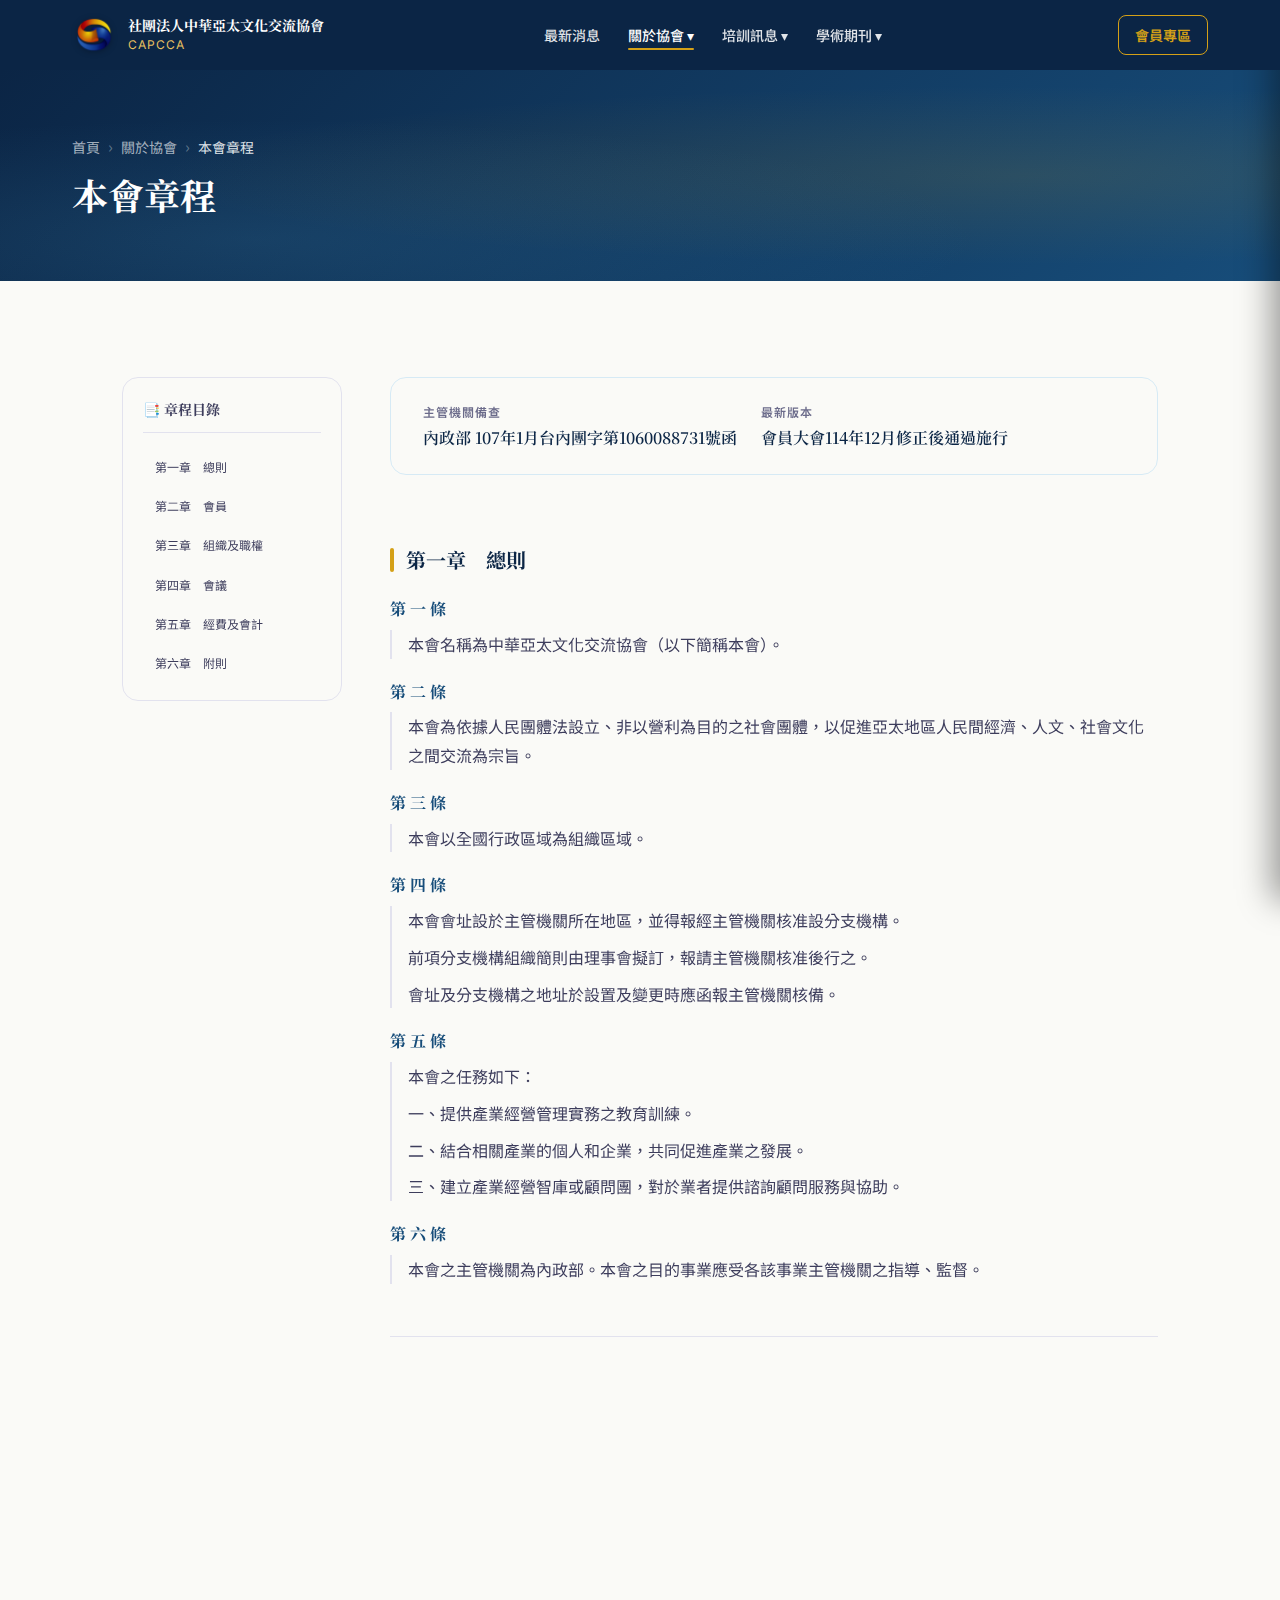
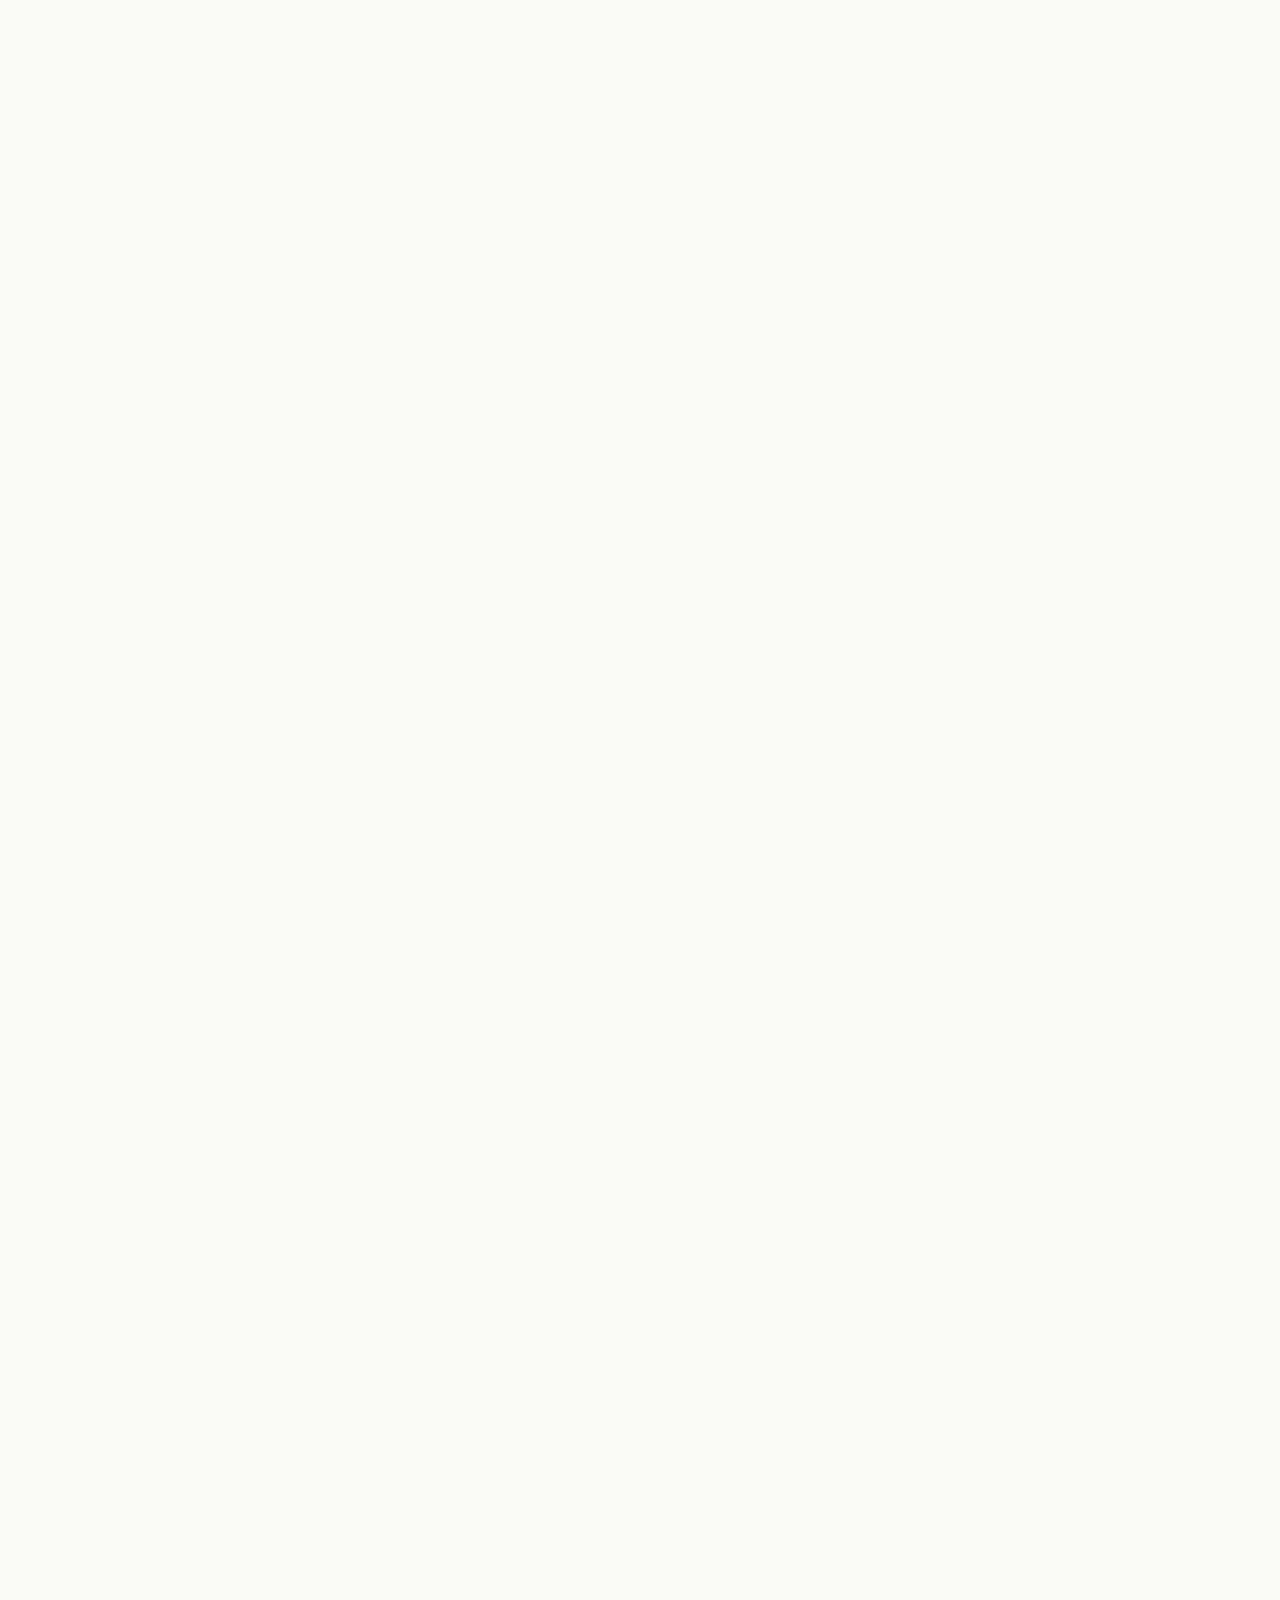
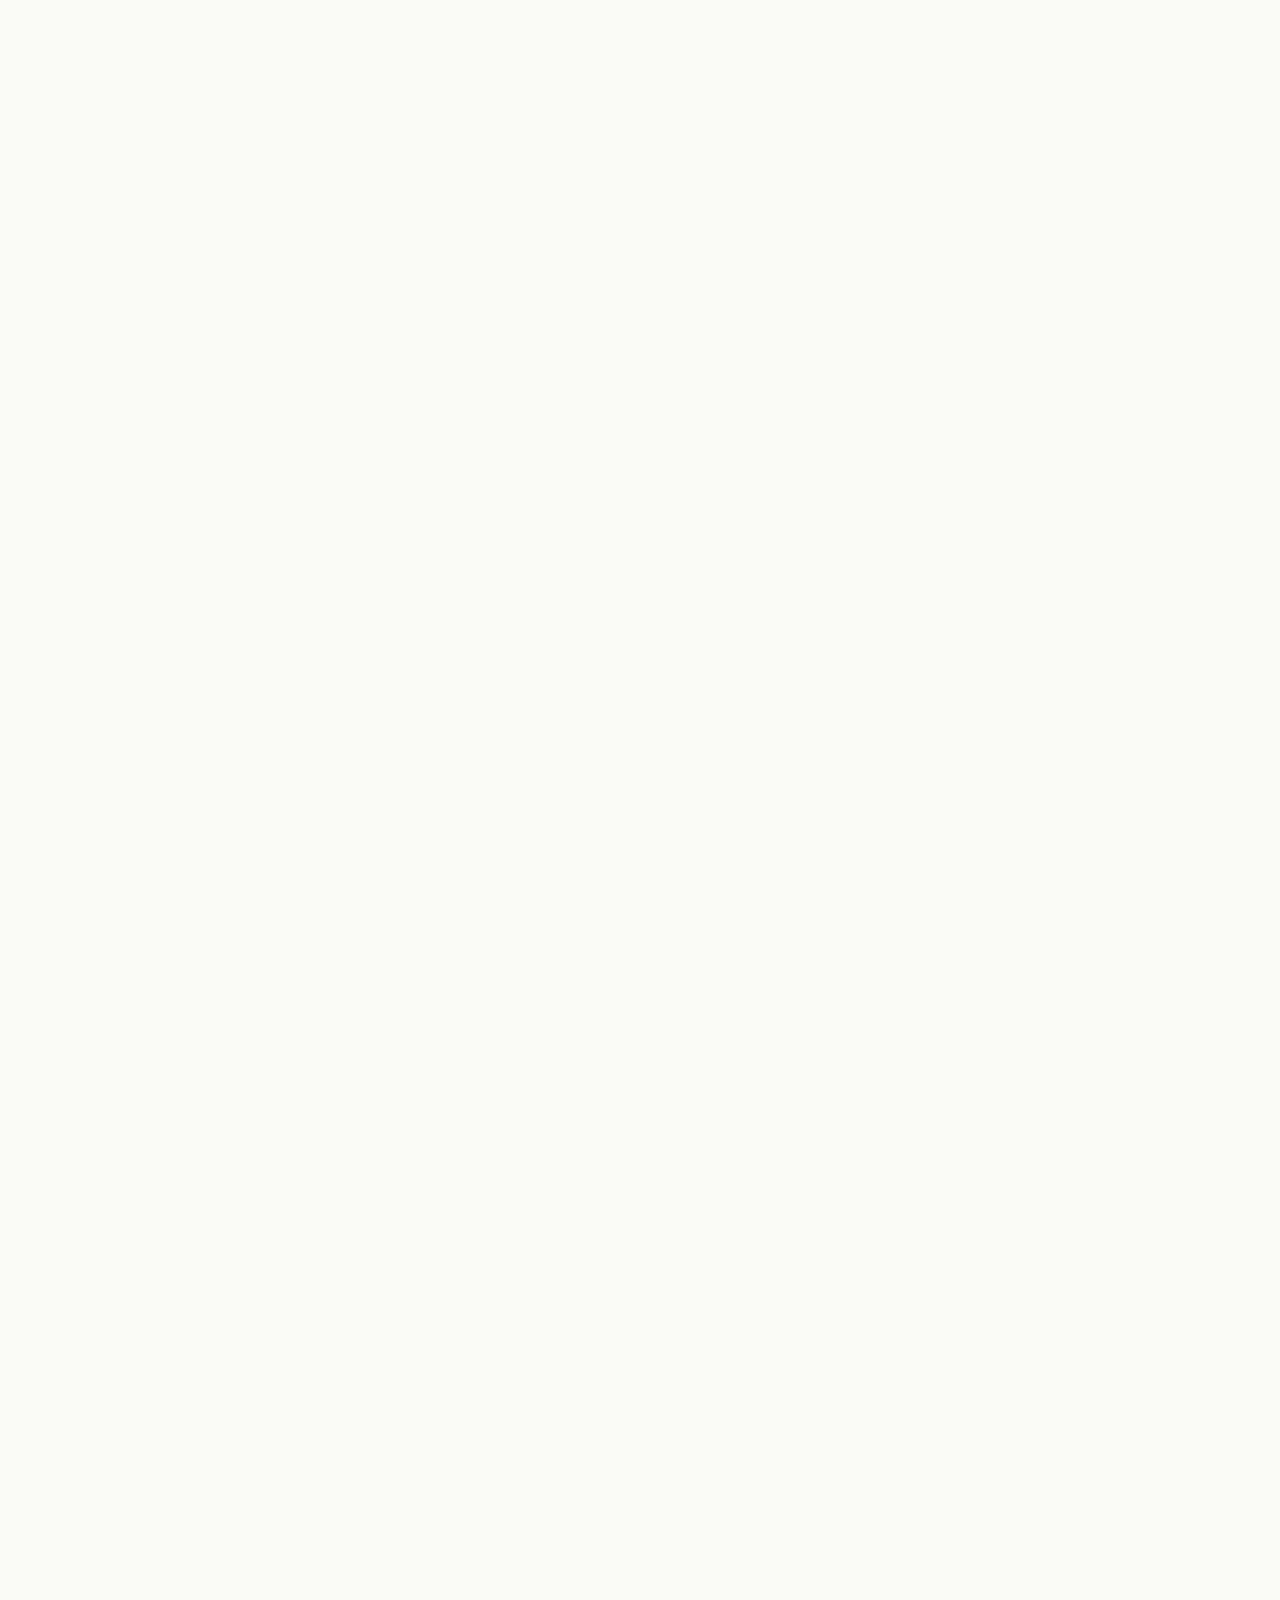
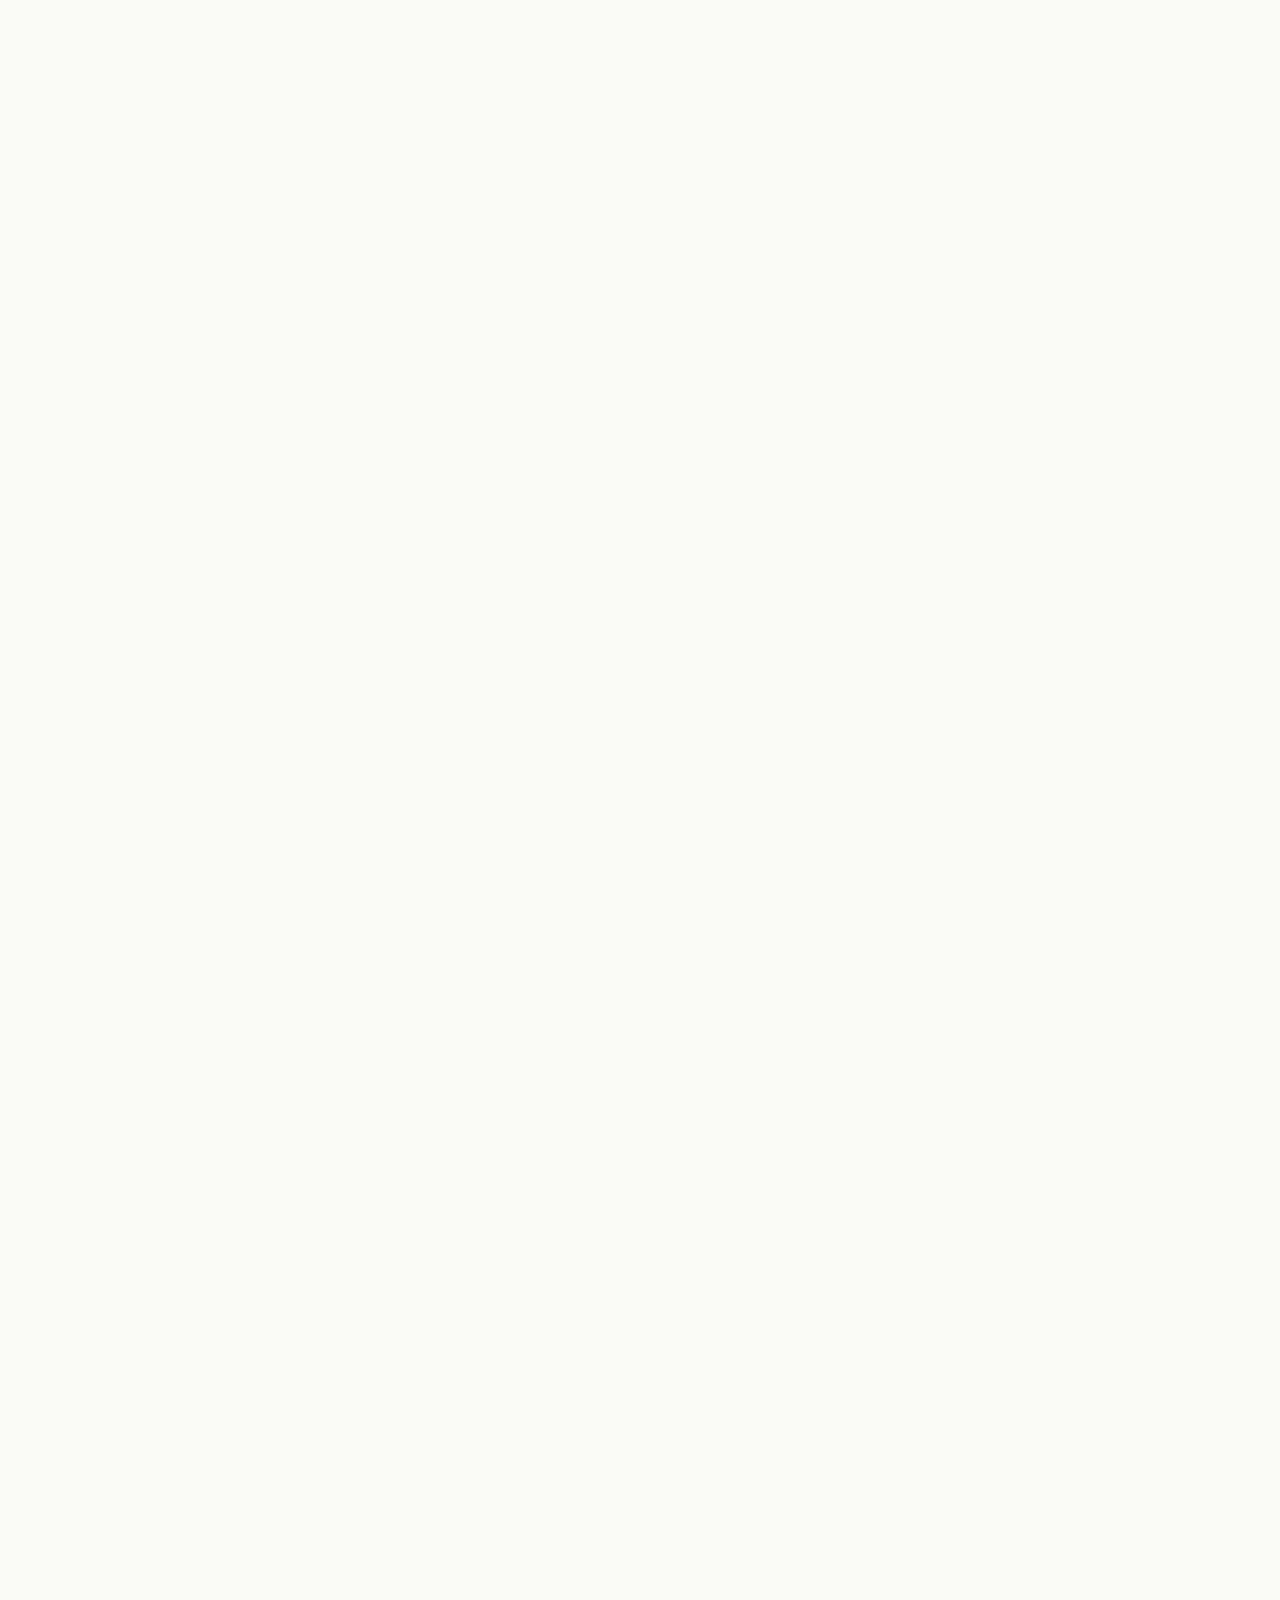
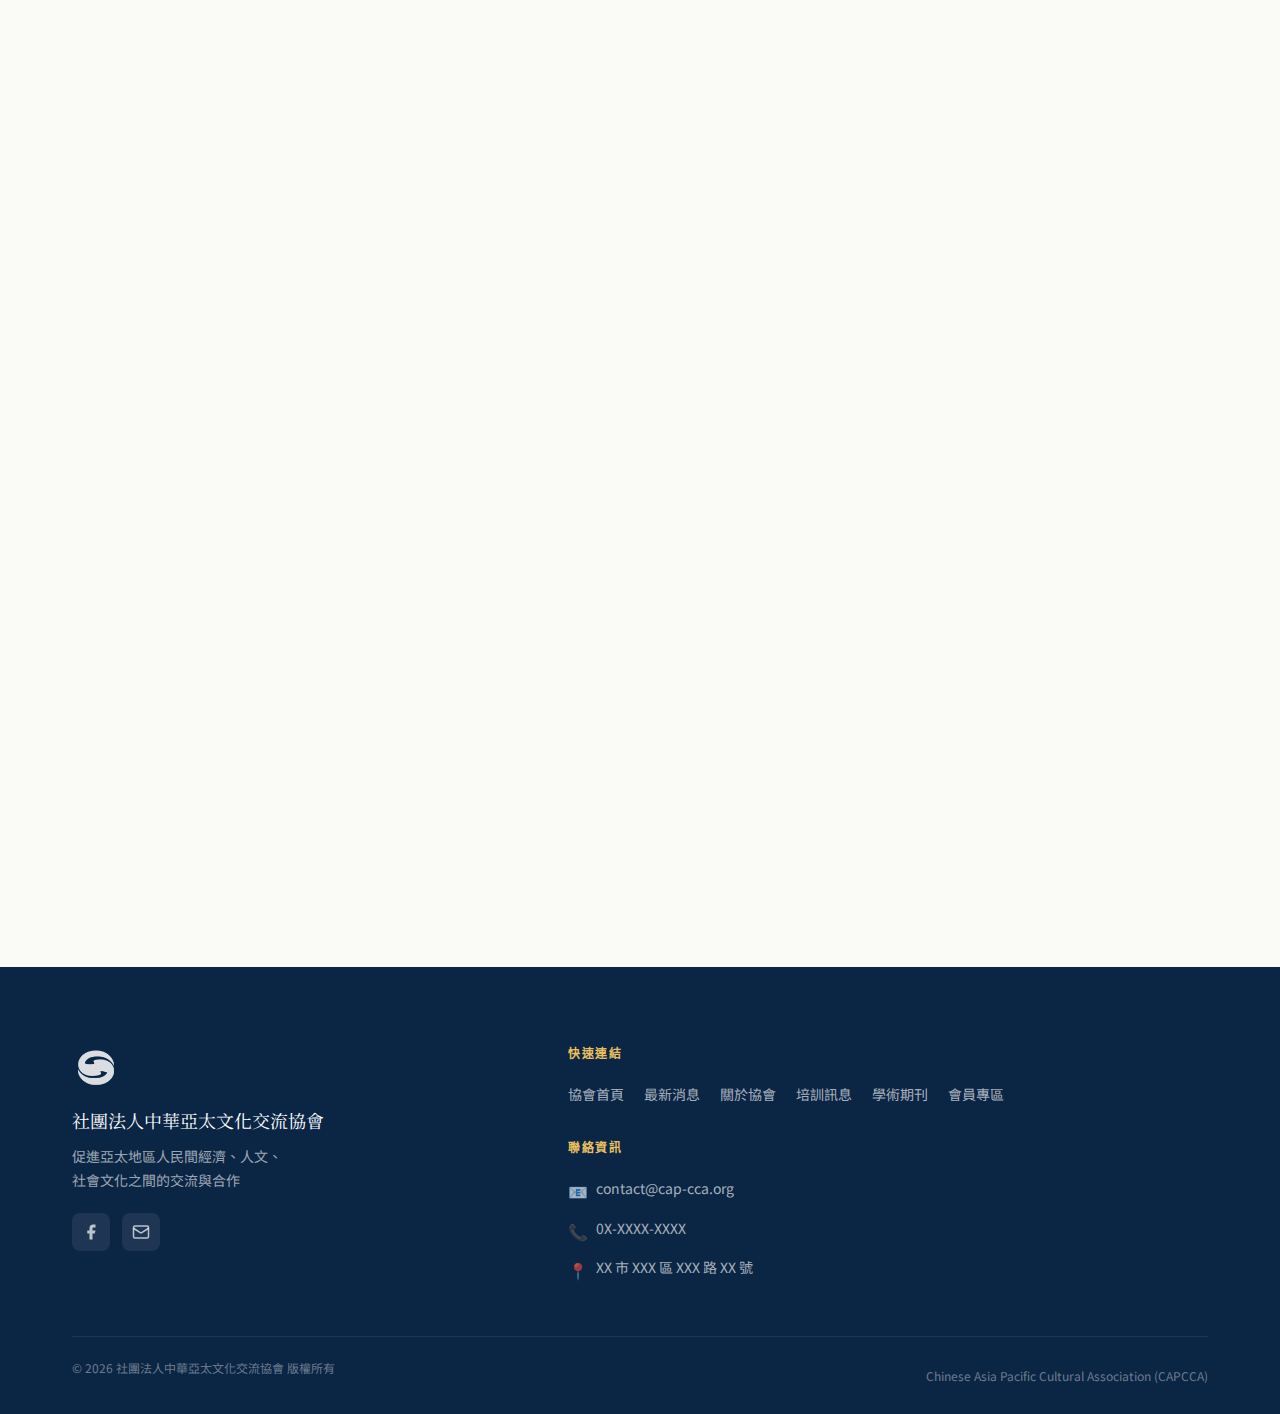
<file: about/charter.html>
<!DOCTYPE html>
<html lang="zh-TW">

<head>
    <meta charset="UTF-8">
    <meta name="viewport" content="width=device-width, initial-scale=1.0">
    <title>本會章程 ｜社團法人中華亞太文化交流協會</title>
    <meta name="description" content="社團法人中華亞太文化交流協會章程全文，包含總則、會員、組織架構、會議、財務及附則等條文。">
    <link rel="icon" type="image/png" href="../assets/images/logo.png">
    <link rel="preconnect" href="https://fonts.googleapis.com">
    <link
        href="https://fonts.googleapis.com/css2?family=Noto+Serif+TC:wght@400;600;700&family=Noto+Sans+TC:wght@300;400;500;700&family=Inter:wght@400;500;600&display=swap"
        rel="stylesheet">
    <link rel="stylesheet" href="../assets/css/variables.css">
    <link rel="stylesheet" href="../assets/css/reset.css">
    <link rel="stylesheet" href="../assets/css/base.css">
    <link rel="stylesheet" href="../assets/css/layout.css">
    <link rel="stylesheet" href="../assets/css/components.css">
    <link rel="stylesheet" href="../assets/css/animations.css">

    <style>
        /* ── 章程目錄側欄 + 主體版型 ── */
        .charter-layout {
            display: grid;
            grid-template-columns: 220px 1fr;
            gap: var(--space-12);
            align-items: start;
        }

        /* 側欄目錄（桌面固定，行動隱藏） */
        .charter-toc {
            position: sticky;
            top: calc(var(--navbar-height) + var(--space-6));
            background: var(--color-neutral-50);
            border: 1px solid var(--color-neutral-200);
            border-radius: var(--radius-xl);
            padding: var(--space-5);
        }

        .charter-toc__title {
            font-family: var(--font-serif);
            font-size: var(--text-sm);
            font-weight: 700;
            color: var(--color-neutral-700);
            margin-bottom: var(--space-4);
            padding-bottom: var(--space-3);
            border-bottom: 1px solid var(--color-neutral-200);
        }

        .charter-toc__list {
            list-style: none;
            display: flex;
            flex-direction: column;
            gap: var(--space-1);
        }

        .charter-toc__list a {
            display: block;
            padding: var(--space-2) var(--space-3);
            font-size: var(--text-xs);
            color: var(--color-neutral-600);
            border-radius: var(--radius-md);
            transition: all var(--duration-fast);
            text-decoration: none;
        }

        .charter-toc__list a:hover {
            background: var(--color-primary-50);
            color: var(--color-primary-700);
        }

        /* ── 章節 ── */
        .charter-chapter {
            padding: var(--space-8) 0;
            border-bottom: 1px solid var(--color-neutral-200);
        }

        .charter-chapter:last-child {
            border-bottom: none;
        }

        .charter-chapter__title {
            font-family: var(--font-serif);
            font-size: var(--text-xl);
            color: var(--color-primary-900);
            margin-bottom: var(--space-6);
            display: flex;
            align-items: center;
            gap: var(--space-3);
        }

        .charter-chapter__title::before {
            content: '';
            display: inline-block;
            width: 4px;
            height: 1.2em;
            background: var(--color-accent-500);
            border-radius: 2px;
            flex-shrink: 0;
        }

        /* ── 條文 ── */
        .charter-article {
            margin-bottom: var(--space-5);
        }

        .charter-article__num {
            font-family: var(--font-serif);
            font-size: var(--text-base);
            font-weight: 700;
            color: var(--color-primary-700);
            margin-bottom: var(--space-2);
        }

        .charter-article__text {
            font-size: var(--text-base);
            color: var(--color-neutral-700);
            line-height: var(--leading-relaxed);
            padding-left: var(--space-4);
            border-left: 2px solid var(--color-neutral-200);
        }

        .charter-article__text p {
            margin-bottom: var(--space-2);
        }

        .charter-article__text p:last-child {
            margin-bottom: 0;
        }

        /* ── 章程頂部資訊框 ── */
        .charter-meta {
            background: linear-gradient(135deg, var(--color-primary-50), var(--color-accent-50, #fdf8ee));
            border: 1px solid var(--color-primary-100);
            border-radius: var(--radius-xl);
            padding: var(--space-6) var(--space-8);
            margin-bottom: var(--space-10);
            display: flex;
            flex-wrap: wrap;
            gap: var(--space-6);
        }

        .charter-meta__item {
            display: flex;
            flex-direction: column;
            gap: var(--space-1);
        }

        .charter-meta__label {
            font-size: var(--text-xs);
            font-weight: 600;
            color: var(--color-neutral-500);
            text-transform: uppercase;
            letter-spacing: 1px;
        }

        .charter-meta__value {
            font-family: var(--font-serif);
            font-size: var(--text-base);
            color: var(--color-primary-900);
            font-weight: 600;
        }

        /* 響應式 */
        @media (max-width: 1023px) {
            .charter-layout {
                grid-template-columns: 1fr;
            }

            .charter-toc {
                display: none;
            }
        }

        @media (max-width: 767px) {
            .charter-meta {
                padding: var(--space-4) var(--space-5);
                flex-direction: column;
                gap: var(--space-3);
            }
        }
    </style>
</head>

<body>
    <div id="navbar-placeholder"></div>

    <section class="page-banner">
        <div class="container">
            <nav class="breadcrumb" aria-label="您的位置">
                <a href="../">首頁</a><span aria-hidden="true">›</span>
                <a href="../about/">關於協會</a><span aria-hidden="true">›</span>
                <span class="current" aria-current="page">本會章程</span>
            </nav>
            <h1 class="page-banner__title">本會章程</h1>
        </div>
    </section>

    <main id="main-content">
        <section class="section">
            <div class="container" style="max-width: 1100px;">

                <div class="charter-layout">

                    <!-- ── 側欄目錄 ── -->
                    <aside class="charter-toc" aria-label="章程目錄">
                        <div class="charter-toc__title">📑 章程目錄</div>
                        <ul class="charter-toc__list">
                            <li><a href="#ch1">第一章　總則</a></li>
                            <li><a href="#ch2">第二章　會員</a></li>
                            <li><a href="#ch3">第三章　組織及職權</a></li>
                            <li><a href="#ch4">第四章　會議</a></li>
                            <li><a href="#ch5">第五章　經費及會計</a></li>
                            <li><a href="#ch6">第六章　附則</a></li>
                        </ul>
                    </aside>

                    <!-- ── 主要內容 ── -->
                    <div class="charter-body">

                        <!-- 章程資訊 -->
                        <div class="charter-meta animate-on-scroll">
                            <div class="charter-meta__item">
                                <span class="charter-meta__label">主管機關備查</span>
                                <span class="charter-meta__value">內政部 107年1月台內團字第1060088731號函</span>
                            </div>
                            <div class="charter-meta__item">
                                <span class="charter-meta__label">最新版本</span>
                                <span class="charter-meta__value">會員大會114年12月修正後通過施行</span>
                            </div>
                        </div>

                        <!-- 第一章 總則 -->
                        <div class="charter-chapter animate-on-scroll" id="ch1">
                            <h2 class="charter-chapter__title">第一章　總則</h2>

                            <div class="charter-article">
                                <div class="charter-article__num">第 一 條</div>
                                <div class="charter-article__text">
                                    <p>本會名稱為中華亞太文化交流協會（以下簡稱本會）。</p>
                                </div>
                            </div>

                            <div class="charter-article">
                                <div class="charter-article__num">第 二 條</div>
                                <div class="charter-article__text">
                                    <p>本會為依據人民團體法設立、非以營利為目的之社會團體，以促進亞太地區人民間經濟、人文、社會文化之間交流為宗旨。</p>
                                </div>
                            </div>

                            <div class="charter-article">
                                <div class="charter-article__num">第 三 條</div>
                                <div class="charter-article__text">
                                    <p>本會以全國行政區域為組織區域。</p>
                                </div>
                            </div>

                            <div class="charter-article">
                                <div class="charter-article__num">第 四 條</div>
                                <div class="charter-article__text">
                                    <p>本會會址設於主管機關所在地區，並得報經主管機關核准設分支機構。</p>
                                    <p>前項分支機構組織簡則由理事會擬訂，報請主管機關核准後行之。</p>
                                    <p>會址及分支機構之地址於設置及變更時應函報主管機關核備。</p>
                                </div>
                            </div>

                            <div class="charter-article">
                                <div class="charter-article__num">第 五 條</div>
                                <div class="charter-article__text">
                                    <p>本會之任務如下：</p>
                                    <p>一、提供產業經營管理實務之教育訓練。</p>
                                    <p>二、結合相關產業的個人和企業，共同促進產業之發展。</p>
                                    <p>三、建立產業經營智庫或顧問團，對於業者提供諮詢顧問服務與協助。</p>
                                </div>
                            </div>

                            <div class="charter-article">
                                <div class="charter-article__num">第 六 條</div>
                                <div class="charter-article__text">
                                    <p>本會之主管機關為內政部。本會之目的事業應受各該事業主管機關之指導、監督。</p>
                                </div>
                            </div>
                        </div>

                        <!-- 第二章 會員 -->
                        <div class="charter-chapter animate-on-scroll" id="ch2">
                            <h2 class="charter-chapter__title">第二章　會員</h2>

                            <div class="charter-article">
                                <div class="charter-article__num">第 七 條</div>
                                <div class="charter-article__text">
                                    <p>本會會員分下列三種：</p>
                                    <p>一、基本會員：凡贊同本會宗旨經填寫入會申請書，經理事會審查通過，並繳納相關會費後，為基本會員。</p>
                                    <p>二、榮譽會員：凡對於本會有重大貢獻者，經由理事會通過者，得聘為榮譽會員，每屆一聘。</p>
                                    <p>三、贊助會員：凡贊同本會宗旨之個人或團體，願意捐助本會經費一定金額以上者，經理事會通過為贊助會員，團體得三名代表參加。</p>
                                    <p>前項會員名冊應備齊予以主管機關備查。</p>
                                </div>
                            </div>

                            <div class="charter-article">
                                <div class="charter-article__num">第 八 條</div>
                                <div class="charter-article__text">
                                    <p>基本會員有發言權，表決權、選舉權、被選舉權與罷免權。每一基本會員為一權；榮譽會員及贊助會員僅有發言權，並無表決權、選舉權、被選舉權與罷免權。</p>
                                </div>
                            </div>

                            <div class="charter-article">
                                <div class="charter-article__num">第 九 條</div>
                                <div class="charter-article__text">
                                    <p>會員有遵守本會章程、決議，及繳納會費之義務。</p>
                                </div>
                            </div>

                            <div class="charter-article">
                                <div class="charter-article__num">第 十 條</div>
                                <div class="charter-article__text">
                                    <p>會員（會員代表）有違反法令、章程或不遵守會員大會決議時，得經理事會決議，予以警告或停權處分，其危害團體情節重大者，得經會員大會決議予以除名。</p>
                                </div>
                            </div>

                            <div class="charter-article">
                                <div class="charter-article__num">第十一條</div>
                                <div class="charter-article__text">
                                    <p>會員有下列情事之一者，為出會：</p>
                                    <p>一、喪失會員資格者。</p>
                                    <p>二、經會員大會決議除名者。</p>
                                </div>
                            </div>

                            <div class="charter-article">
                                <div class="charter-article__num">第十二條</div>
                                <div class="charter-article__text">
                                    <p>會員應以書面並敘明理由向本會聲明退會。</p>
                                    <p>會員經出會或退會，已繳納之各項費用不予退還。</p>
                                </div>
                            </div>
                        </div>

                        <!-- 第三章 組織及職權 -->
                        <div class="charter-chapter animate-on-scroll" id="ch3">
                            <h2 class="charter-chapter__title">第三章　組織及職權</h2>

                            <div class="charter-article">
                                <div class="charter-article__num">第十三條</div>
                                <div class="charter-article__text">
                                    <p>本會以會員大會為最高權力機構。會員人數超過三百人以上時得分區比例選出會員代表，再召開會員代表大會，行使會員大會職權。會員代表任期3年，其名額及選舉辦法由理事會擬訂，報請主管機關核備後行之。
                                    </p>
                                </div>
                            </div>

                            <div class="charter-article">
                                <div class="charter-article__num">第十四條</div>
                                <div class="charter-article__text">
                                    <p>會員（會員代表）大會之職權如下：</p>
                                    <p>一、訂定與變更章程。</p>
                                    <p>二、選舉及罷免理事、監事。</p>
                                    <p>三、議決入會費、常年會費、事業費及會員捐款之數額及方式。</p>
                                    <p>四、議決年度工作計畫、報告及預算、決算。</p>
                                    <p>五、議決會員之除名處分。</p>
                                    <p>六、議決財產之處分。</p>
                                    <p>七、議決本會之解散。</p>
                                    <p>八、議決與會員權利義務有關之其他重大事項。</p>
                                    <p>前項第八款重大事項之範圍由理事會定之。</p>
                                </div>
                            </div>

                            <div class="charter-article">
                                <div class="charter-article__num">第十五條</div>
                                <div class="charter-article__text">
                                    <p>本會置理事9人、監事3人，由會員選舉之，分別成立理事會、監事會。選舉前項理事、監事時，依計票情形得同時選出候補理事3人，候補監事1人，遇理事、監事出缺時，分別依序遞補之。
                                    </p>
                                </div>
                            </div>

                            <div class="charter-article">
                                <div class="charter-article__num">第十六條</div>
                                <div class="charter-article__text">
                                    <p>理事會之職權如下：</p>
                                    <p>一、審定會員之資格。</p>
                                    <p>二、選舉及罷免常務理事、副理事長、理事長。</p>
                                    <p>三、議決理事、常務理事、副理事長及理事長之辭職。</p>
                                    <p>四、聘免工作人員。</p>
                                    <p>五、擬訂年度工作計畫、報告及預算、決算。</p>
                                    <p>六、其他應執行事項。</p>
                                </div>
                            </div>

                            <div class="charter-article">
                                <div class="charter-article__num">第十七條</div>
                                <div class="charter-article__text">
                                    <p>理事會置常務理事3人，由理事互選之，並由理事就常務理事中選舉1人為理事長；就常務理事中選舉1人為副理事長。</p>
                                    <p>理事長對內綜理督導會務，對外代表本會，並擔任會員大會、理事會主席。</p>
                                    <p>理事長因事不能執行職務時，應由副理事長代理之。</p>
                                    <p>理事長、副理事長出缺時，應於1個月內補選之。</p>
                                </div>
                            </div>

                            <div class="charter-article">
                                <div class="charter-article__num">第十八條</div>
                                <div class="charter-article__text">
                                    <p>監事會之職權如下：</p>
                                    <p>一、監察理事會工作之執行。</p>
                                    <p>二、審核年度決算。</p>
                                    <p>三、選舉及罷免常務監事。</p>
                                    <p>四、議決監事及常務監事之辭職。</p>
                                    <p>五、其他應監察事項。</p>
                                </div>
                            </div>

                            <div class="charter-article">
                                <div class="charter-article__num">第十九條</div>
                                <div class="charter-article__text">
                                    <p>監事會置常務監事1人，由監事互選之，監察日常會務，並擔任監事會主席。</p>
                                    <p>常務監事因事不能執行職務時，應指定監事1人代理之，未指定或不能指定時，由監事互推1人代理之。</p>
                                    <p>常務監事出缺時應於1個月內補選之。</p>
                                </div>
                            </div>

                            <div class="charter-article">
                                <div class="charter-article__num">第二十條</div>
                                <div class="charter-article__text">
                                    <p>理事、監事均為無給職，任期3年，連選得連任。理事長之連任，以1次為限。理事、監事之任期自召開本屆第1次理監事會之日起計算。</p>
                                </div>
                            </div>

                            <div class="charter-article">
                                <div class="charter-article__num">第二十一條</div>
                                <div class="charter-article__text">
                                    <p>理事、監事有下列情事之一者，應即解任：</p>
                                    <p>一、喪失會員資格者。</p>
                                    <p>二、因故辭職經理事會或監事會決議通過者。</p>
                                    <p>三、被罷免或撤免者。</p>
                                    <p>四、受停權處分期間逾任期二分之一者。</p>
                                </div>
                            </div>

                            <div class="charter-article">
                                <div class="charter-article__num">第二十二條</div>
                                <div class="charter-article__text">
                                    <p>本會置秘書長1人，承理事長之命處理本會事務，其他工作人員若干人，由理事長提名經理事會通過聘免之，並報主管機關備查。</p>
                                    <p>前項工作人員不得由理事監事擔任。</p>
                                    <p>工作人員權責及分層負責事項由理事會另定之。</p>
                                </div>
                            </div>

                            <div class="charter-article">
                                <div class="charter-article__num">第二十三條</div>
                                <div class="charter-article__text">
                                    <p>本會得設各種委員會、小組或其他內部作業組織，其組織簡則經理事會通過後施行，變更時亦同。</p>
                                </div>
                            </div>

                            <div class="charter-article">
                                <div class="charter-article__num">第二十四條</div>
                                <div class="charter-article__text">
                                    <p>本會得由理事會聘請名譽理事長1人，名譽理事、顧問若干人，其聘期與理事、監事之任期同。</p>
                                </div>
                            </div>
                        </div>

                        <!-- 第四章 會議 -->
                        <div class="charter-chapter animate-on-scroll" id="ch4">
                            <h2 class="charter-chapter__title">第四章　會議</h2>

                            <div class="charter-article">
                                <div class="charter-article__num">第二十五條</div>
                                <div class="charter-article__text">
                                    <p>會員（會員代表）大會分定期會議與臨時會議二種，由理事長召集，召集時除緊急事故之臨時會議外應於15日前以書面通知之。</p>
                                    <p>定期會議每年召開1次，臨時會議於理事會認為必要，或經會員（會員代表）五分之一以上之請求，或監事會函請召集時召開之。</p>
                                    <p>本會辦理法人登記後，臨時會議經會員（會員代表）十分之一以上之請求召開之。</p>
                                </div>
                            </div>

                            <div class="charter-article">
                                <div class="charter-article__num">第二十六條</div>
                                <div class="charter-article__text">
                                    <p>會員（會員代表）不能親自出席會員大會時，得以書面委託其他會員（會員代表）代理，每一會員（會員代表）以代理1人為限。</p>
                                </div>
                            </div>

                            <div class="charter-article">
                                <div class="charter-article__num">第二十七條</div>
                                <div class="charter-article__text">
                                    <p>會員（會員代表）大會之決議，以會員（會員代表）過半數之出席，出席人數較多數之同意行之。但下列事項之決議以出席人數三分之二以上同意行之：</p>
                                    <p>一、章程之訂定與變更。</p>
                                    <p>二、會員（會員代表）之除名。</p>
                                    <p>三、理事、監事之罷免。</p>
                                    <p>四、財產之處分。</p>
                                    <p>五、本會之解散。</p>
                                    <p>六、其他與會員權利義務有關之重大事項。</p>
                                    <p>本會辦理法人登記後，章程之變更以出席人數四分之三以上之同意或全體會員三分之二以上書面之同意行之。</p>
                                    <p>本會之解散，得隨時以全體會員三分之二以上之可決議解散之。</p>
                                </div>
                            </div>

                            <div class="charter-article">
                                <div class="charter-article__num">第二十八條</div>
                                <div class="charter-article__text">
                                    <p>理事會每六個月召開1次，監事會每六個月召開1次，必要時得召開聯席會議或臨時會議。</p>
                                    <p>前項會議召集時除臨時會議外，應於7日前以書面通知，會議之決議，各以理事、監事過半數之出席，出席人數較多數之同意行之。</p>
                                </div>
                            </div>

                            <div class="charter-article">
                                <div class="charter-article__num">第二十九條</div>
                                <div class="charter-article__text">
                                    <p>理事應出席理事會議，監事應出席監事會議，理事會、監事會不得委託出席；理事、監事連續2次無故缺席理事會、監事會者，視同辭職。</p>
                                </div>
                            </div>
                        </div>

                        <!-- 第五章 經費及會計 -->
                        <div class="charter-chapter animate-on-scroll" id="ch5">
                            <h2 class="charter-chapter__title">第五章　經費及會計</h2>

                            <div class="charter-article">
                                <div class="charter-article__num">第 三十 條</div>
                                <div class="charter-article__text">
                                    <p>本會經費來源如下：</p>
                                    <p>一、入會費：</p>
                                    <p style="padding-left:1.5rem;">基本會員：新台幣參仟元正，入會時一次繳納之。</p>
                                    <p style="padding-left:1.5rem;">榮譽會員：無需繳入納入會費。</p>
                                    <p style="padding-left:1.5rem;">贊助會員：新台幣貳萬元正以上，入會時一次繳納之。</p>
                                    <p style="padding-left:1.5rem;">上列所繳各項費用，概不退還。</p>
                                    <p>二、常年會費：</p>
                                    <p style="padding-left:1.5rem;">基本會費：每年新台幣壹仟元正。</p>
                                    <p style="padding-left:1.5rem;">榮譽會員：無需繳納常年會費。</p>
                                    <p style="padding-left:1.5rem;">贊助會員：每年新台幣貳萬元正。</p>
                                    <p>三、事業費。</p>
                                    <p>四、會員捐款。</p>
                                    <p>五、委託收益。</p>
                                    <p>六、基金及其孳息。</p>
                                    <p>七、其他收入。</p>
                                </div>
                            </div>

                            <div class="charter-article">
                                <div class="charter-article__num">第三十一條</div>
                                <div class="charter-article__text">
                                    <p>本會會計年度以曆年為準，自每年1月1日起至12月31日止。</p>
                                </div>
                            </div>

                            <div class="charter-article">
                                <div class="charter-article__num">第三十二條</div>
                                <div class="charter-article__text">
                                    <p>本會於會計年度開始前由理事會編造年度工作計畫及收支預算表，並於年度終了後3個月內由理事會編造上年度工作報告及會計報告，送監事會審核後造具審核意見書送還理事會，連同當年度工作計畫及收支預算表，提經會員（會員代表）大會通過後報主管機關備查。會員（會員代表）大會因故未能如期召開，可先經本會理事會及監事會或理監事聯席會議通過，事後提報大會追認後，再報請主管機關備查。
                                    </p>
                                </div>
                            </div>

                            <div class="charter-article">
                                <div class="charter-article__num">第三十三條</div>
                                <div class="charter-article__text">
                                    <p>本會於解散後，剩餘財產歸屬所在地之地方自治團體或主管機關指定之機關團體所有。</p>
                                </div>
                            </div>
                        </div>

                        <!-- 第六章 附則 -->
                        <div class="charter-chapter animate-on-scroll" id="ch6">
                            <h2 class="charter-chapter__title">第六章　附則</h2>

                            <div class="charter-article">
                                <div class="charter-article__num">第三十四條</div>
                                <div class="charter-article__text">
                                    <p>本章程未規定事項，悉依有關法令規定辦理。</p>
                                </div>
                            </div>

                            <div class="charter-article">
                                <div class="charter-article__num">第三十五條</div>
                                <div class="charter-article__text">
                                    <p>本章程經會員大會通過，報經主管機關核備後施行，變更時亦同。</p>
                                </div>
                            </div>

                            <div class="charter-article">
                                <div class="charter-article__num">第三十六條</div>
                                <div class="charter-article__text">
                                    <p>本章程經本會114年12月13日第2屆第1次會員大會通過。</p>
                                </div>
                            </div>
                        </div>

                    </div><!-- /.charter-body -->
                </div><!-- /.charter-layout -->

            </div>
        </section>
    </main>

    <div id="footer-placeholder"></div>
    <script src="../assets/js/main.js"></script>
    <script src="../assets/js/animations.js"></script>
    <script src="../assets/js/components.js"></script>
</body>

</html>
</file>
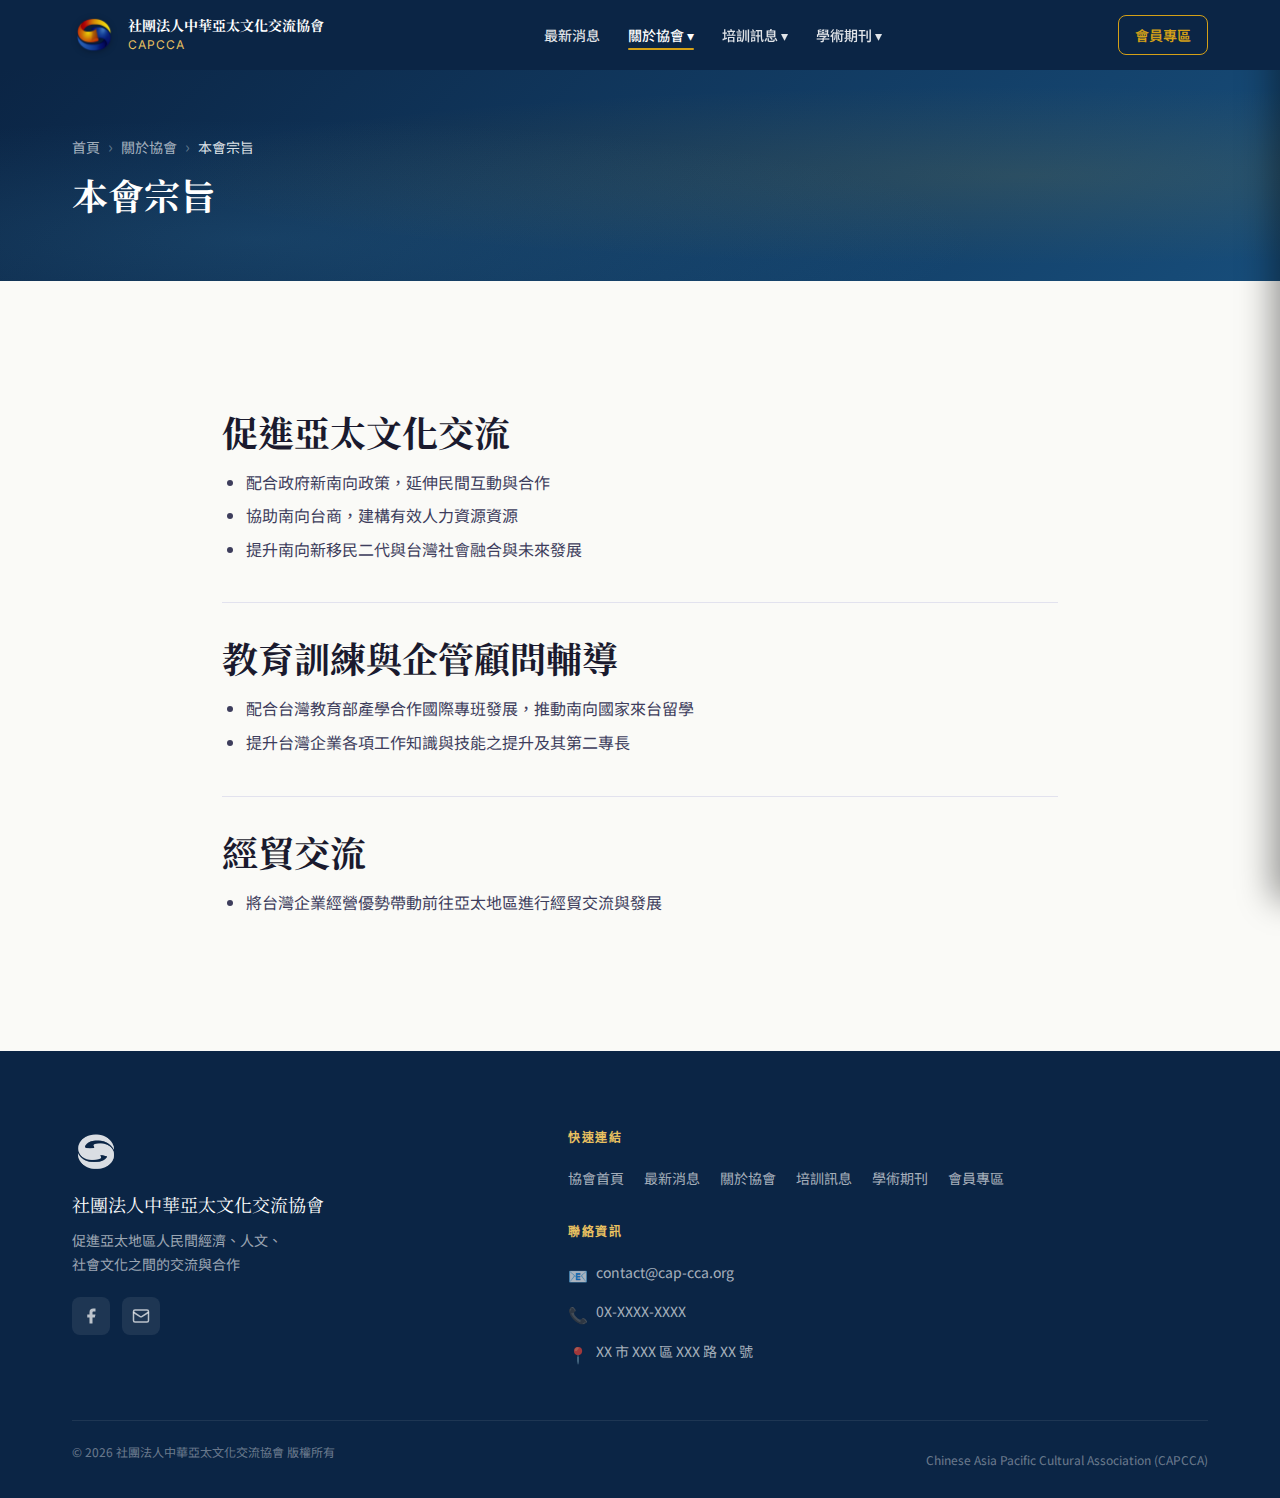
<file: about/mission.html>
<!DOCTYPE html>
<html lang="zh-TW">

<head>
    <meta charset="UTF-8">
    <meta name="viewport" content="width=device-width, initial-scale=1.0">
    <title>本會宗旨 ｜社團法人中華亞太文化交流協會</title>
    <meta name="description" content="了解社團法人中華亞太文化交流協會的宗旨：促進亞太文化交流、教育訓練與企管顧問輔導、經貿交流。">
    <link rel="icon" type="image/png" href="../assets/images/logo.png">
    <link rel="preconnect" href="https://fonts.googleapis.com">
    <link
        href="https://fonts.googleapis.com/css2?family=Noto+Serif+TC:wght@400;600;700&family=Noto+Sans+TC:wght@300;400;500;700&family=Inter:wght@400;500;600&display=swap"
        rel="stylesheet">
    <link rel="stylesheet" href="../assets/css/variables.css">
    <link rel="stylesheet" href="../assets/css/reset.css">
    <link rel="stylesheet" href="../assets/css/base.css">
    <link rel="stylesheet" href="../assets/css/layout.css">
    <link rel="stylesheet" href="../assets/css/components.css">
    <link rel="stylesheet" href="../assets/css/animations.css">
    <style>
        .mission-section {
            padding: var(--space-8) 0;
            border-bottom: 1px solid var(--color-neutral-200);
        }

        .mission-section:last-child {
            border-bottom: none;
        }

        .mission-list {
            list-style-type: disc;
            margin-left: var(--space-6);
            margin-top: var(--space-4);
            color: var(--color-neutral-700);
            line-height: var(--leading-relaxed);
        }

        .mission-list li {
            margin-bottom: var(--space-2);
        }
    </style>
</head>

<body>
    <div id="navbar-placeholder"></div>

    <section class="page-banner">
        <div class="container">
            <nav class="breadcrumb" aria-label="您的位置">
                <a href="../">首頁</a><span aria-hidden="true">›</span>
                <a href="../about/">關於協會</a><span aria-hidden="true">›</span>
                <span class="current" aria-current="page">本會宗旨</span>
            </nav>
            <h1 class="page-banner__title">本會宗旨</h1>
        </div>
    </section>

    <main id="main-content">
        <section class="section">
            <div class="container" style="max-width: 900px;">

                <div class="mission-section animate-on-scroll">
                    <h2 class="section-title" style="text-align:left;">促進亞太文化交流</h2>
                    <ul class="mission-list">
                        <li>配合政府新南向政策，延伸民間互動與合作</li>
                        <li>協助南向台商，建構有效人力資源資源</li>
                        <li>提升南向新移民二代與台灣社會融合與未來發展</li>
                    </ul>
                </div>

                <div class="mission-section animate-on-scroll">
                    <h2 class="section-title" style="text-align:left;">教育訓練與企管顧問輔導</h2>
                    <ul class="mission-list">
                        <li>配合台灣教育部產學合作國際專班發展，推動南向國家來台留學</li>
                        <li>提升台灣企業各項工作知識與技能之提升及其第二專長</li>
                    </ul>
                </div>

                <div class="mission-section animate-on-scroll">
                    <h2 class="section-title" style="text-align:left;">經貿交流</h2>
                    <ul class="mission-list">
                        <li>將台灣企業經營優勢帶動前往亞太地區進行經貿交流與發展</li>
                    </ul>
                </div>

            </div>
        </section>
    </main>

    <div id="footer-placeholder"></div>
    <script src="../assets/js/main.js"></script>
    <script src="../assets/js/animations.js"></script>
    <script src="../assets/js/components.js"></script>
</body>

</html>
</file>
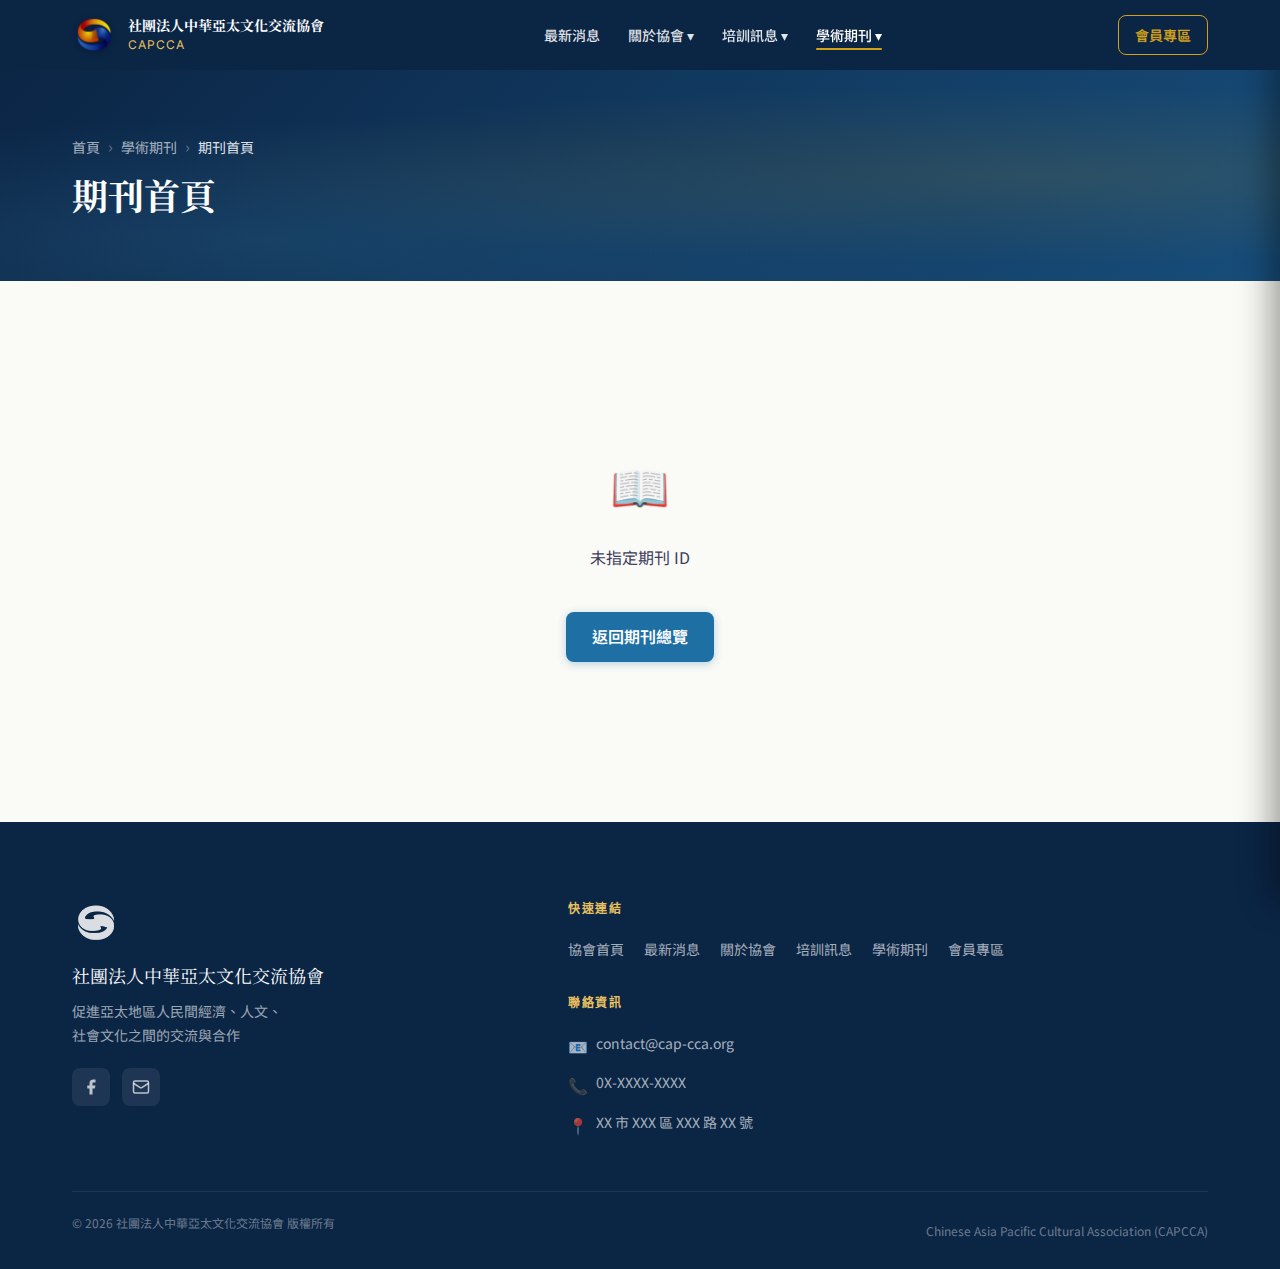
<file: journal/info.html>
<!DOCTYPE html>
<html lang="zh-TW">

<head>
    <meta charset="UTF-8">
    <meta name="viewport" content="width=device-width, initial-scale=1.0">
    <title>期刊首頁 ｜社團法人中華亞太文化交流協會</title>
    <meta name="description" content="">
    <link rel="icon" type="image/png" href="../assets/images/logo.png">
    <link rel="preconnect" href="https://fonts.googleapis.com">
    <link
        href="https://fonts.googleapis.com/css2?family=Noto+Serif+TC:wght@400;600;700&family=Noto+Sans+TC:wght@300;400;500;700&family=Inter:wght@400;500;600&display=swap"
        rel="stylesheet">
    <link rel="stylesheet" href="../assets/css/variables.css">
    <link rel="stylesheet" href="../assets/css/reset.css">
    <link rel="stylesheet" href="../assets/css/base.css">
    <link rel="stylesheet" href="../assets/css/layout.css">
    <link rel="stylesheet" href="../assets/css/components.css">
    <link rel="stylesheet" href="../assets/css/animations.css">
    <style>
        /* 期刊詳情卡片 */
        .journal-detail-card {
            display: grid;
            grid-template-columns: 280px 1fr;
            gap: var(--space-10);
            background: #fff;
            border-radius: var(--radius-xl);
            border: 1px solid var(--color-neutral-200);
            overflow: hidden;
            box-shadow: var(--shadow-lg);
        }

        .journal-detail-card__cover {
            padding: var(--space-10) var(--space-8);
            color: #fff;
            display: flex;
            flex-direction: column;
            align-items: center;
            justify-content: center;
            text-align: center;
            min-height: 280px;
        }

        .journal-detail-card__cover-icon {
            margin-bottom: var(--space-4);
            opacity: 0.85;
        }

        .journal-detail-card__cover-name {
            font-family: var(--font-serif);
            font-size: var(--text-xl);
            line-height: 1.4;
            margin-bottom: var(--space-1);
        }

        .journal-detail-card__cover-en {
            font-size: var(--text-xs);
            opacity: 0.7;
            letter-spacing: 0.5px;
        }

        .journal-detail-card__body {
            padding: var(--space-8) var(--space-8) var(--space-8) 0;
            display: flex;
            flex-direction: column;
            justify-content: center;
        }

        @media (max-width: 767px) {
            .journal-detail-card {
                grid-template-columns: 1fr;
            }

            .journal-detail-card__body {
                padding: var(--space-6);
            }
        }
    </style>
</head>

<body>
    <div id="navbar-placeholder"></div>

    <section class="page-banner">
        <div class="container">
            <nav class="breadcrumb" aria-label="您的位置">
                <a href="../">首頁</a><span aria-hidden="true">›</span>
                <a href="../journal/">學術期刊</a><span aria-hidden="true">›</span>
                <span class="current" id="breadcrumb-name" aria-current="page">期刊首頁</span>
            </nav>
            <h1 class="page-banner__title" id="page-title">期刊首頁</h1>
        </div>
    </section>

    <main id="main-content">
        <section class="section">
            <div class="container" id="journal-content">
                <div class="skeleton" style="height:220px; border-radius:var(--radius-xl);"></div>
            </div>
        </section>
    </main>

    <div id="footer-placeholder"></div>
    <script src="../assets/js/main.js"></script>
    <script src="../assets/js/animations.js"></script>
    <script src="../assets/js/components.js"></script>
    <script src="../assets/js/content-loader.js"></script>
    <script>
        const id = new URLSearchParams(location.search).get('id');

        document.addEventListener('DOMContentLoaded', async () => {
            if (!id) { showError('未指定期刊 ID'); return; }
            try {
                const data = await CMS.loadJSON('journals.json');
                const j = (data.journals || []).find(x => x.id === id);
                if (!j) { showError('找不到此期刊'); return; }

                // Meta
                document.title = `${j.name} ｜社團法人中華亞太文化交流協會`;
                document.querySelector('meta[name="description"]').content = j.description;
                document.getElementById('breadcrumb-name').textContent = j.name;
                document.getElementById('page-title').textContent = j.name;

                // 子導覽
                renderSubnav(j);

                // 主內容
                document.getElementById('journal-content').innerHTML = `
                    <div class="journal-detail-card animate-on-scroll">
                        <div class="journal-detail-card__cover" style="background: linear-gradient(145deg, color-mix(in srgb, ${j.color} 60%, #0B2545), ${j.color});">
                            <div class="journal-detail-card__cover-icon">
                                <svg width="60" height="60" viewBox="0 0 60 60" fill="none" aria-hidden="true">
                                    <rect x="8" y="4" width="32" height="42" rx="3" fill="white" opacity=".15"/>
                                    <rect x="12" y="8" width="32" height="42" rx="3" fill="white" opacity=".2"/>
                                    <rect x="16" y="12" width="32" height="42" rx="3" fill="white" opacity=".25"/>
                                    <path d="M22 28h20M22 34h14" stroke="white" stroke-width="2" stroke-linecap="round" opacity=".7"/>
                                </svg>
                            </div>
                            <div class="journal-detail-card__cover-name">${j.name}</div>
                            <div class="journal-detail-card__cover-en">${j.nameEn}</div>
                        </div>
                        <div class="journal-detail-card__body">
                            <h2 style="font-family:var(--font-serif);margin-bottom:var(--space-4);">《${j.name}》</h2>
                            <p style="margin-bottom:var(--space-5);color:var(--color-neutral-600);line-height:var(--leading-relaxed);">${j.description}</p>
                            <div class="about-stat-chips" style="margin-bottom:var(--space-6);">
                                <div class="about-chip">📅 ${j.frequency}</div>
                                <div class="about-chip">🔍 ${j.reviewSystem}</div>
                                <div class="about-chip">🌐 ${j.language}</div>
                            </div>
                            <div class="cta-group">
                                <a href="./submission.html?id=${j.id}" class="btn btn-primary">投稿規格</a>
                                <a href="./issues.html?id=${j.id}" class="btn btn-outline">期刊檢索</a>
                            </div>
                        </div>
                    </div>`;

                if (typeof window.observeAnimations === 'function') window.observeAnimations();
            } catch (e) {
                showError('資料載入失敗，請稍後再試。');
            }
        });

        function renderSubnav(j) {
            function updateNav() {
                const deskNav = document.querySelector('.navbar__nav');
                if (deskNav) {
                    deskNav.innerHTML = `
                        <li class="nav-item"><a href="./index.html" class="nav-link">← 所有期刊</a></li>
                        <li class="nav-item"><a href="./info.html?id=${j.id}" class="nav-link active">期刊首頁</a></li>
                        <li class="nav-item"><a href="./submission.html?id=${j.id}" class="nav-link">投稿規格</a></li>
                        <li class="nav-item"><a href="./issues.html?id=${j.id}" class="nav-link">期刊檢索</a></li>
                    `;
                }
                const mobMenu = document.querySelector('.navbar__mobile-menu');
                if (mobMenu) {
                    const ctaLink = mobMenu.querySelector('a[href="../../member/"]');
                    mobMenu.innerHTML = `
                        <a href="./index.html" class="mobile-nav-link">← 所有期刊</a>
                        <a href="./info.html?id=${j.id}" class="mobile-nav-link active">期刊首頁</a>
                        <a href="./submission.html?id=${j.id}" class="mobile-nav-link">投稿規格</a>
                        <a href="./issues.html?id=${j.id}" class="mobile-nav-link">期刊檢索</a>
                    `;
                    if (ctaLink) mobMenu.appendChild(ctaLink);
                }
            }
            if (window.navbarLoaded) updateNav();
            else document.addEventListener('navbarLoaded', updateNav);
        }

        function showError(msg) {
            document.getElementById('journal-content').innerHTML =
                `<div style="text-align:center;padding:var(--space-16);color:var(--color-neutral-500);">
                    <p style="font-size:3rem;margin-bottom:var(--space-4);">📖</p>
                    <p>${msg}</p>
                    <a href="./index.html" class="btn btn-primary" style="margin-top:var(--space-6);">返回期刊總覽</a>
                </div>`;
        }
    </script>
</body>

</html>
</file>
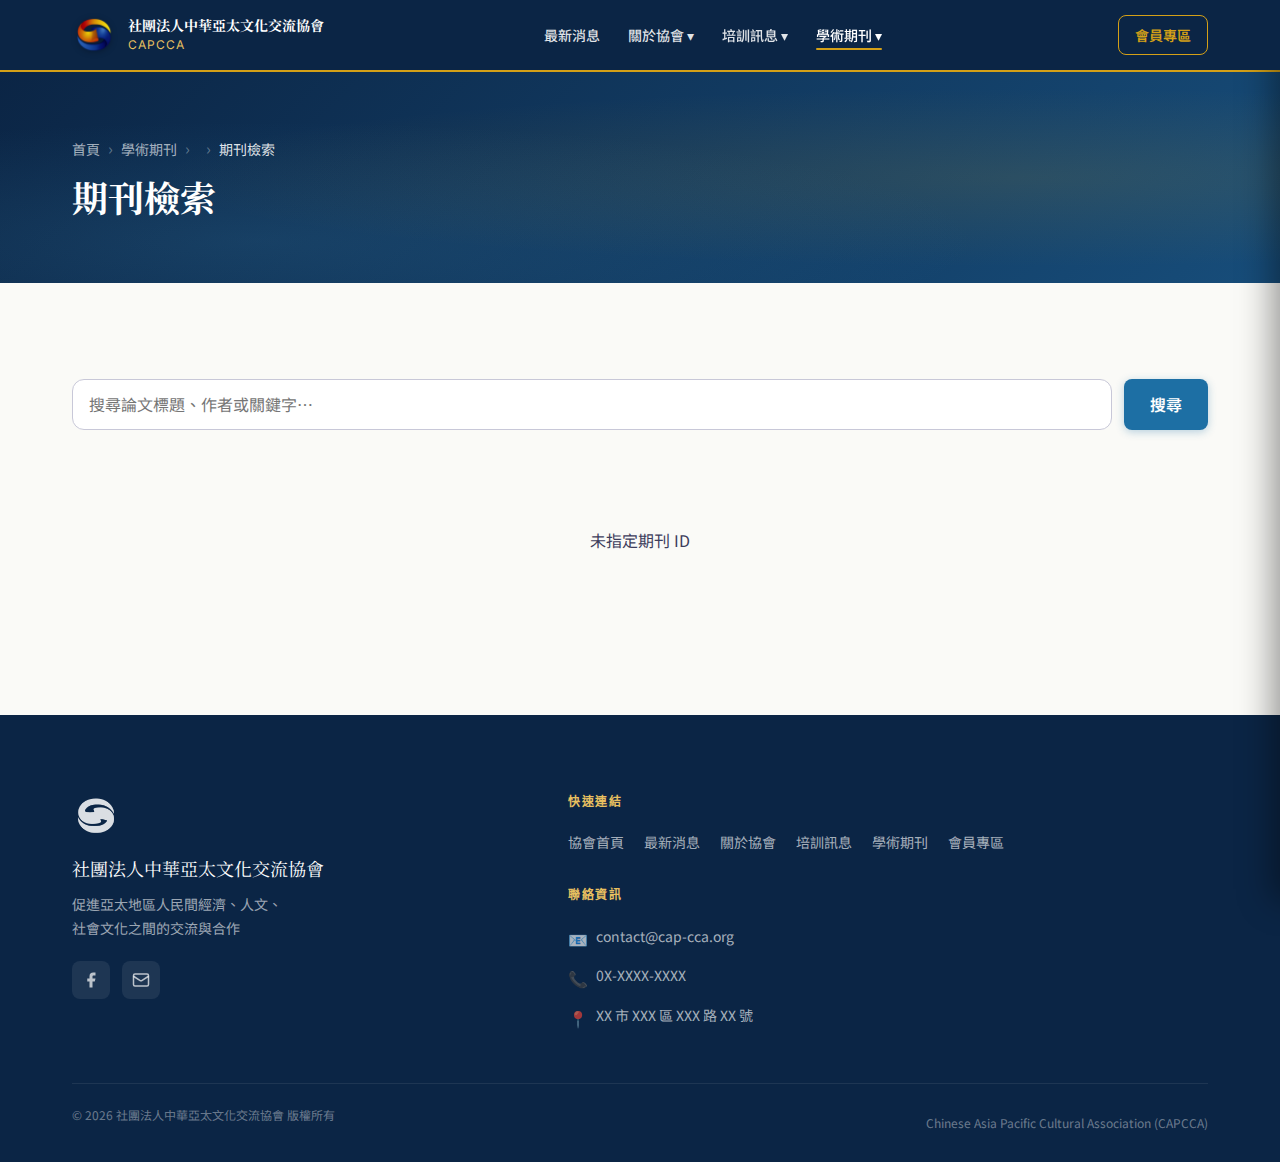
<file: journal/issues.html>
<!DOCTYPE html>
<html lang="zh-TW">

<head>
    <meta charset="UTF-8">
    <meta name="viewport" content="width=device-width, initial-scale=1.0">
    <title>期刊檢索 ｜社團法人中華亞太文化交流協會</title>
    <meta name="description" content="">
    <link rel="icon" type="image/png" href="../assets/images/logo.png">
    <link rel="preconnect" href="https://fonts.googleapis.com">
    <link
        href="https://fonts.googleapis.com/css2?family=Noto+Serif+TC:wght@400;600;700&family=Noto+Sans+TC:wght@300;400;500;700&family=Inter:wght@400;500;600&display=swap"
        rel="stylesheet">
    <link rel="stylesheet" href="../assets/css/variables.css">
    <link rel="stylesheet" href="../assets/css/reset.css">
    <link rel="stylesheet" href="../assets/css/base.css">
    <link rel="stylesheet" href="../assets/css/layout.css">
    <link rel="stylesheet" href="../assets/css/components.css">
    <link rel="stylesheet" href="../assets/css/animations.css">
    <style>
        .journal-subnav {
            background: var(--color-primary-900);
            border-bottom: 2px solid var(--journal-color, var(--color-accent-500));
        }

        .journal-subnav__inner {
            display: flex;
            align-items: center;
            gap: var(--space-1);
            overflow-x: auto;
            padding: 0;
            scrollbar-width: none;
            -ms-overflow-style: none;
        }

        .journal-subnav__inner::-webkit-scrollbar {
            display: none;
        }

        .journal-subnav__link {
            display: block;
            padding: var(--space-3) var(--space-5);
            color: rgba(255, 255, 255, .65);
            font-size: var(--text-sm);
            font-weight: 500;
            white-space: nowrap;
            text-decoration: none;
            border-bottom: 2px solid transparent;
            margin-bottom: -2px;
            transition: all var(--duration-fast) var(--ease-out);
        }

        .journal-subnav__link:hover,
        .journal-subnav__link.active {
            color: #fff;
            border-bottom-color: var(--journal-color, var(--color-accent-500));
        }

        /* 搜尋欄 */
        .search-bar {
            display: flex;
            gap: var(--space-3);
            margin-bottom: var(--space-8);
        }

        .search-input-wrapper {
            position: relative;
            flex: 1;
            display: flex;
        }

        .search-input-wrapper input {
            flex: 1;
            padding: var(--space-3) var(--space-4);
            padding-right: 44px;
            border: 1.5px solid var(--color-neutral-300);
            border-radius: var(--radius-lg);
            font-size: var(--text-base);
            font-family: inherit;
        }

        .search-input-wrapper input:focus {
            outline: none;
            border-color: var(--color-primary-500);
        }

        .search-clear-btn {
            position: absolute;
            right: 10px;
            top: 50%;
            transform: translateY(-50%);
            background: none;
            border: none;
            font-size: 18px;
            color: var(--color-neutral-400);
            cursor: pointer;
            padding: 4px;
            display: none;
            line-height: 1;
            border-radius: 50%;
        }

        .search-clear-btn:hover {
            color: var(--color-neutral-600);
            background: rgba(0, 0, 0, 0.05);
        }

        /* 卷期 */
        .issue-group {
            margin-bottom: var(--space-12);
        }

        .issue-group__title {
            font-family: var(--font-serif);
            font-size: clamp(var(--text-xl), 3vw, var(--text-2xl));
            color: var(--color-primary-800);
            border-left: 4px solid var(--journal-color, var(--color-accent-500));
            padding-left: var(--space-4);
            margin-bottom: var(--space-6);
        }

        .issue-group__issues {
            display: grid;
            gap: var(--space-6);
        }

        .issue-card {
            background: var(--color-neutral-50);
            border: 1px solid var(--color-neutral-200);
            border-radius: var(--radius-xl);
            padding: var(--space-6);
        }

        .issue-card__label {
            font-size: var(--text-xs);
            font-weight: 700;
            letter-spacing: .08em;
            color: var(--color-primary-600);
            margin-bottom: var(--space-1);
            text-transform: uppercase;
        }

        .issue-card__title {
            font-family: var(--font-serif);
            font-size: var(--text-lg);
            font-weight: 600;
            color: var(--color-neutral-900);
            margin-bottom: var(--space-1);
        }

        .issue-card__date {
            font-size: var(--text-sm);
            color: var(--color-neutral-400);
            margin-bottom: var(--space-5);
        }

        .issue-card__papers {
            display: flex;
            flex-direction: column;
            gap: var(--space-4);
        }

        .paper-item {
            background: #fff;
            border: 1px solid var(--color-neutral-200);
            border-radius: var(--radius-lg);
            padding: var(--space-4);
        }

        .paper-item__title {
            font-size: var(--text-sm);
            font-weight: 600;
            color: var(--color-neutral-800);
            margin-bottom: var(--space-1);
        }

        .paper-item__author {
            font-size: var(--text-xs);
            color: var(--color-neutral-500);
            margin-bottom: var(--space-2);
        }

        .paper-item__abstract {
            font-size: var(--text-xs);
            color: var(--color-neutral-600);
            line-height: 1.6;
            margin-bottom: var(--space-2);
            display: -webkit-box;
            -webkit-line-clamp: 3;
            line-clamp: 3;
            -webkit-box-orient: vertical;
            overflow: hidden;
        }

        .paper-item__actions {
            display: flex;
            gap: var(--space-2);
            flex-wrap: wrap;
            margin-top: var(--space-2);
        }

        .paper-item__pdf.disabled {
            opacity: .4;
            pointer-events: none;
            cursor: not-allowed;
        }

        .no-results {
            text-align: center;
            padding: var(--space-16);
            color: var(--color-neutral-500);
        }
    </style>
</head>

<body>
    <div id="navbar-placeholder"></div>

    <div class="journal-subnav" id="journal-subnav">
        <div class="container journal-subnav__inner" id="subnav-links"></div>
    </div>

    <section class="page-banner">
        <div class="container">
            <nav class="breadcrumb" aria-label="您的位置">
                <a href="../">首頁</a><span aria-hidden="true">›</span>
                <a href="../journal/">學術期刊</a><span aria-hidden="true">›</span>
                <a href="#" id="breadcrumb-journal"></a><span aria-hidden="true">›</span>
                <span class="current" aria-current="page">期刊檢索</span>
            </nav>
            <h1 class="page-banner__title">期刊檢索</h1>
        </div>
    </section>

    <main id="main-content">
        <section class="section">
            <div class="container">
                <div class="search-bar animate-on-scroll">
                    <div class="search-input-wrapper">
                        <input type="text" id="search-input" placeholder="搜尋論文標題、作者或關鍵字…" aria-label="搜尋期刊文章">
                        <button type="button" class="search-clear-btn" id="search-clear-btn" aria-label="清除搜尋"
                            onclick="clearSearch()" style="display: none;">&times;</button>
                    </div>
                    <button class="btn btn-primary" onclick="doSearch()">搜尋</button>
                </div>
                <div id="issues-container">
                    <div class="skeleton"
                        style="height:200px;border-radius:var(--radius-xl);margin-bottom:var(--space-6);"></div>
                    <div class="skeleton" style="height:200px;border-radius:var(--radius-xl);"></div>
                </div>
            </div>
        </section>
    </main>

    <div id="footer-placeholder"></div>
    <script src="../assets/js/main.js"></script>
    <script src="../assets/js/animations.js"></script>
    <script src="../assets/js/components.js"></script>
    <script src="../assets/js/content-loader.js"></script>
    <script>
        const id = new URLSearchParams(location.search).get('id');
        let allVolumes = [];

        function renderPapers(papers) {
            if (!papers || !papers.length) {
                return '<p style="font-size:var(--text-sm);color:var(--color-neutral-400);padding:var(--space-2) 0;">目錄整理中，敬請期待。</p>';
            }
            return `<div class="issue-card__papers">${papers.map(p => {
                const pdfHref = p.pdfPath ? (window.ROOT_PREFIX + p.pdfPath) : '#';
                const readHref = p.pdfPath
                    ? `${window.ROOT_PREFIX}journal/read.html?url=${encodeURIComponent(window.ROOT_PREFIX + p.pdfPath)}`
                    : '#';
                return `
                <div class="paper-item">
                    <div class="paper-item__title">📄 ${p.title || '（未命名論文）'}</div>
                    ${p.authors ? `<div class="paper-item__author">✍️ ${p.authors}</div>` : ''}
                    ${p.abstract ? `<div class="paper-item__abstract">${p.abstract}</div>` : ''}
                    <div class="paper-item__actions">
                        <a href="${readHref}"
                           class="btn btn-primary paper-item__pdf ${p.pdfPath ? '' : 'disabled'}"
                           style="font-size:var(--text-xs);padding:var(--space-1) var(--space-3);"
                           ${!p.pdfPath ? 'aria-disabled="true"' : ''}>
                           📖 閱讀期刊${p.pdfPath ? '' : '（未提供）'}
                        </a>
                        ${p.pdfPath ? `<a href="${pdfHref}"
                           class="btn btn-outline paper-item__pdf"
                           style="font-size:var(--text-xs);padding:var(--space-1) var(--space-3);"
                           target="_blank">
                           📥 下載 PDF
                        </a>` : ''}
                    </div>
                </div>`;
            }).join('')}</div>`;
        }

        function renderVolumes(volumes, journalId) {
            const container = document.getElementById('issues-container');
            if (!volumes || !volumes.length) {
                container.innerHTML = `
                    <div class="no-results">
                        <p style="font-size:3rem;margin-bottom:var(--space-4);">📖</p>
                        <p>目前尚無期刊目錄資料，敬請期待。</p>
                        <a href="./submission.html?id=${journalId || ''}" class="btn btn-primary" style="margin-top:var(--space-6);">查看投稿規格</a>
                    </div>`;
                return;
            }
            container.innerHTML = [...volumes].sort((a, b) => b.volume - a.volume).map(vol => `
                <div class="issue-group animate-on-scroll">
                    <h2 class="issue-group__title">第 ${vol.volume} 卷</h2>
                    <div class="issue-group__issues">
                        ${(vol.issues || []).slice().sort((a, b) => b.issue - a.issue).map(iss => `
                            <div class="issue-card">
                                <div class="issue-card__label">Vol.${vol.volume} No.${iss.issue}</div>
                                <div class="issue-card__title">${iss.title || ''}</div>
                                <div class="issue-card__date">📅 ${iss.date || ''}</div>
                                ${renderPapers(iss.papers)}
                            </div>
                        `).join('')}
                    </div>
                </div>
            `).join('');
            if (typeof window.observeAnimations === 'function') window.observeAnimations();
        }

        function doSearch() {
            const q = document.getElementById('search-input').value.trim().toLowerCase();
            if (!q) { renderVolumes(allVolumes, id); return; }
            const filtered = allVolumes.map(vol => ({
                ...vol,
                issues: (vol.issues || []).map(iss => ({
                    ...iss,
                    papers: (iss.papers || []).filter(p =>
                        (p.title || '').toLowerCase().includes(q) ||
                        (p.authors || '').toLowerCase().includes(q) ||
                        (p.abstract || '').toLowerCase().includes(q)
                    )
                })).filter(iss => iss.papers.length > 0)
            })).filter(vol => vol.issues.length > 0);
            renderVolumes(filtered.length ? filtered : [], id);
        }

        const searchInput = document.getElementById('search-input');
        const clearBtn = document.getElementById('search-clear-btn');

        searchInput.addEventListener('input', () => {
            clearBtn.style.display = searchInput.value.length > 0 ? 'block' : 'none';
        });

        function clearSearch() {
            searchInput.value = '';
            clearBtn.style.display = 'none';
            doSearch();
            searchInput.focus();
        }

        searchInput.addEventListener('keydown', e => {
            if (e.key === 'Enter') doSearch();
        });

        document.addEventListener('DOMContentLoaded', async () => {
            if (!id) {
                document.getElementById('issues-container').innerHTML =
                    '<div class="no-results"><p>未指定期刊 ID</p></div>';
                return;
            }
            try {
                const data = await CMS.loadJSON('journals.json');
                const j = (data.journals || []).find(x => x.id === id);
                if (!j) {
                    document.getElementById('issues-container').innerHTML =
                        '<div class="no-results"><p>找不到此期刊</p></div>';
                    return;
                }

                document.title = `期刊檢索 — ${j.name} ｜社團法人中華亞太文化交流協會`;
                document.getElementById('breadcrumb-journal').textContent = j.name;
                document.getElementById('breadcrumb-journal').href = `./info.html?id=${j.id}`;

                // 子導覽
                document.getElementById('journal-subnav').style.setProperty('--journal-color', j.color);
                document.getElementById('subnav-links').innerHTML = `
                    <a href="./index.html" class="journal-subnav__link">← 所有期刊</a>
                    <a href="./info.html?id=${j.id}" class="journal-subnav__link">期刊首頁</a>
                    <a href="./submission.html?id=${j.id}" class="journal-subnav__link">投稿規格</a>
                    <a href="./issues.html?id=${j.id}" class="journal-subnav__link active">期刊檢索</a>`;

                allVolumes = j.volumes || [];
                renderVolumes(allVolumes, j.id);
            } catch (e) {
                document.getElementById('issues-container').innerHTML =
                    '<div class="no-results"><p>資料載入失敗，請稍後再試。</p></div>';
            }
        });
    </script>
</body>

</html>
</file>
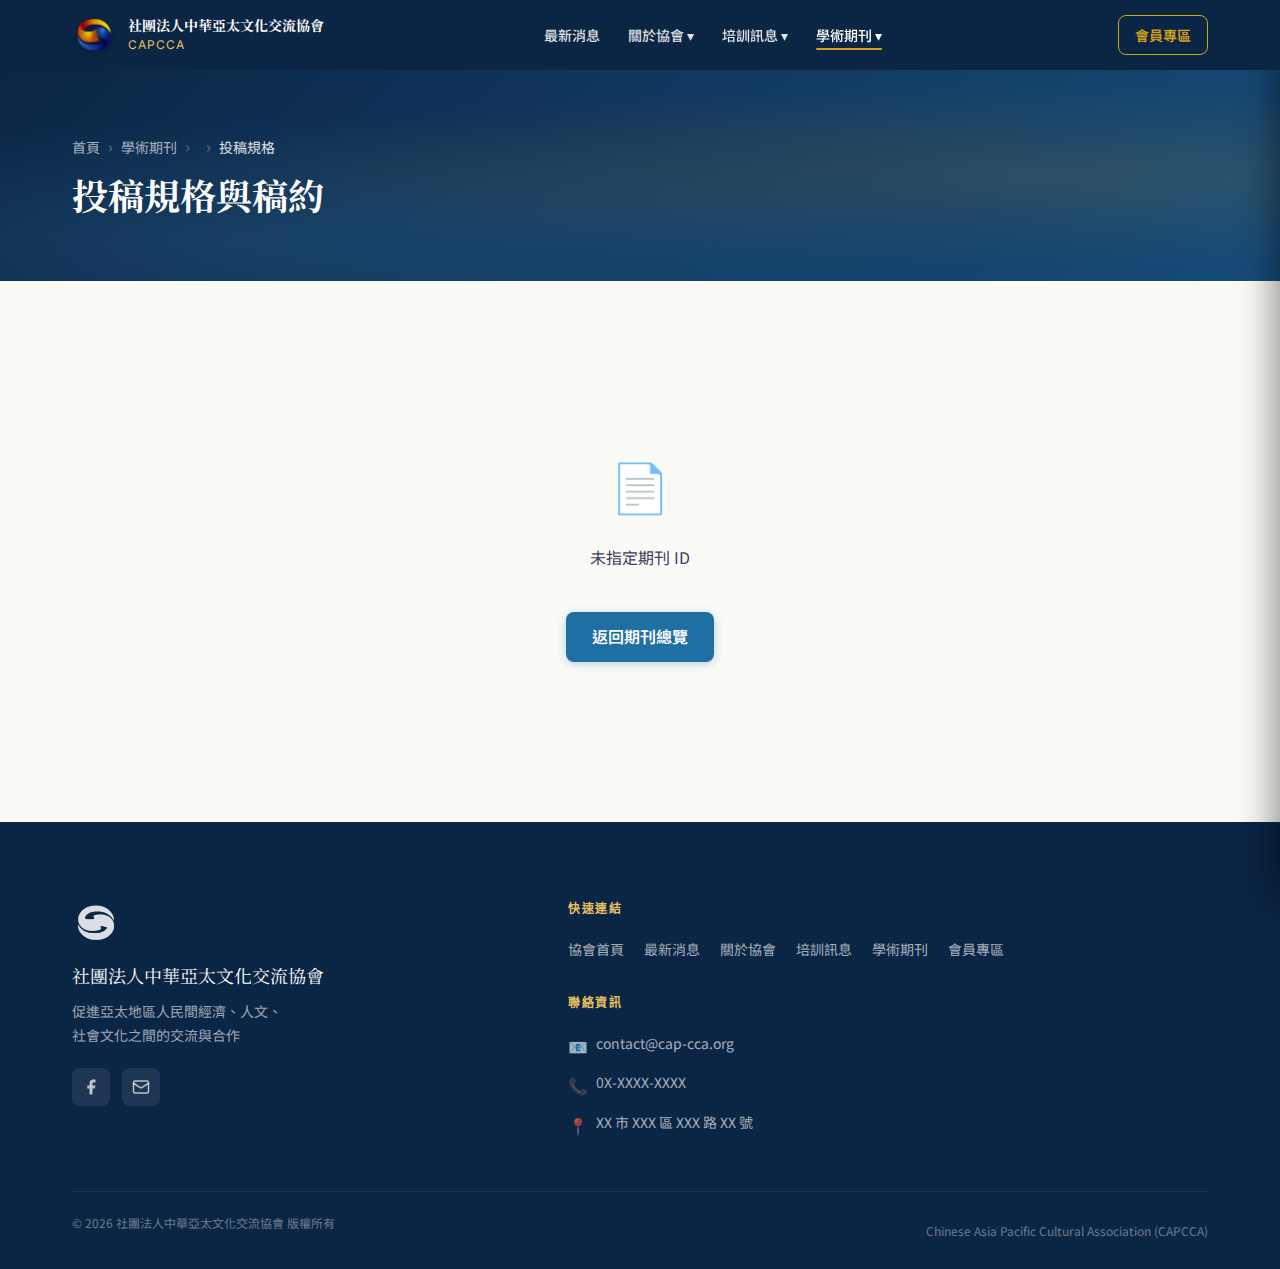
<file: journal/submission.html>
<!DOCTYPE html>
<html lang="zh-TW">

<head>
    <meta charset="UTF-8">
    <meta name="viewport" content="width=device-width, initial-scale=1.0">
    <title>投稿規格 ｜社團法人中華亞太文化交流協會</title>
    <meta name="description" content="">
    <link rel="icon" type="image/png" href="../assets/images/logo.png">
    <link rel="preconnect" href="https://fonts.googleapis.com">
    <link
        href="https://fonts.googleapis.com/css2?family=Noto+Serif+TC:wght@400;600;700&family=Noto+Sans+TC:wght@300;400;500;700&family=Inter:wght@400;500;600&display=swap"
        rel="stylesheet">
    <link rel="stylesheet" href="../assets/css/variables.css">
    <link rel="stylesheet" href="../assets/css/reset.css">
    <link rel="stylesheet" href="../assets/css/base.css">
    <link rel="stylesheet" href="../assets/css/layout.css">
    <link rel="stylesheet" href="../assets/css/components.css">
    <link rel="stylesheet" href="../assets/css/animations.css">
    <style>
    </style>
</head>

<body>
    <div id="navbar-placeholder"></div>

    <section class="page-banner">
        <div class="container">
            <nav class="breadcrumb" aria-label="您的位置">
                <a href="../">首頁</a><span aria-hidden="true">›</span>
                <a href="../journal/">學術期刊</a><span aria-hidden="true">›</span>
                <a href="#" id="breadcrumb-journal"></a><span aria-hidden="true">›</span>
                <span class="current" aria-current="page">投稿規格</span>
            </nav>
            <h1 class="page-banner__title">投稿規格與稿約</h1>
        </div>
    </section>

    <main id="main-content">
        <section class="section">
            <div class="container" style="max-width:860px;" id="submission-content">
                <div class="skeleton" style="height:300px; border-radius:var(--radius-xl);"></div>
            </div>
        </section>
    </main>

    <div id="footer-placeholder"></div>
    <script src="../assets/js/main.js"></script>
    <script src="../assets/js/animations.js"></script>
    <script src="../assets/js/components.js"></script>
    <script src="../assets/js/content-loader.js"></script>
    <script>
        const id = new URLSearchParams(location.search).get('id');

        document.addEventListener('DOMContentLoaded', async () => {
            if (!id) { showError('未指定期刊 ID'); return; }
            try {
                const data = await CMS.loadJSON('journals.json');
                const j = (data.journals || []).find(x => x.id === id);
                if (!j) { showError('找不到此期刊'); return; }

                document.title = `投稿規格 — ${j.name} ｜社團法人中華亞太文化交流協會`;
                document.querySelector('meta[name="description"]').content = `《${j.name}》投稿規格與稿約`;
                document.getElementById('breadcrumb-journal').textContent = j.name;
                document.getElementById('breadcrumb-journal').href = `./info.html?id=${j.id}`;

                renderSubnav(j);

                const items = j.submission || [];
                if (items.length === 0) {
                    document.getElementById('submission-content').innerHTML =
                        `<div class="highlight-box animate-on-scroll">
                            <p class="highlight-box__text">《${j.name}》投稿規格尚未公告，請留意最新消息。</p>
                        </div>`;
                } else {
                    document.getElementById('submission-content').innerHTML = `
                        <div class="highlight-box animate-on-scroll" style="margin-bottom:var(--space-8);">
                            <p class="highlight-box__text">《${j.name}》（${new Date().getFullYear()} 年編輯部制定）</p>
                        </div>
                        <div class="accordion animate-on-scroll">
                            ${items.map(item => `
                            <div class="accordion-item">
                                <div class="accordion-header" role="button" tabindex="0" aria-expanded="false">
                                    ${escHtml(item.title)}<span class="accordion-icon">+</span>
                                </div>
                                <div class="accordion-body">
                                    <div class="accordion-content">
                                        <p>${escHtml(item.content)}</p>
                                    </div>
                                </div>
                            </div>`).join('')}
                        </div>`;
                    // 重新初始化 accordion
                    if (typeof initAccordions === 'function') initAccordions();
                }

                if (typeof window.observeAnimations === 'function') window.observeAnimations();
            } catch (e) {
                showError('資料載入失敗，請稍後再試。');
            }
        });

        function renderSubnav(j) {
            function updateNav() {
                const deskNav = document.querySelector('.navbar__nav');
                if (deskNav) {
                    deskNav.innerHTML = `
                        <li class="nav-item"><a href="./index.html" class="nav-link">← 所有期刊</a></li>
                        <li class="nav-item"><a href="./info.html?id=${j.id}" class="nav-link">期刊首頁</a></li>
                        <li class="nav-item"><a href="./submission.html?id=${j.id}" class="nav-link active">投稿規格</a></li>
                        <li class="nav-item"><a href="./issues.html?id=${j.id}" class="nav-link">期刊檢索</a></li>
                    `;
                }
                const mobMenu = document.querySelector('.navbar__mobile-menu');
                if (mobMenu) {
                    const ctaLink = mobMenu.querySelector('a[href="../../member/"]');
                    mobMenu.innerHTML = `
                        <a href="./index.html" class="mobile-nav-link">← 所有期刊</a>
                        <a href="./info.html?id=${j.id}" class="mobile-nav-link">期刊首頁</a>
                        <a href="./submission.html?id=${j.id}" class="mobile-nav-link active">投稿規格</a>
                        <a href="./issues.html?id=${j.id}" class="mobile-nav-link">期刊檢索</a>
                    `;
                    if (ctaLink) mobMenu.appendChild(ctaLink);
                }
            }
            if (window.navbarLoaded) updateNav();
            else document.addEventListener('navbarLoaded', updateNav);
        }

        function escHtml(str) {
            return (str || '').replace(/&/g, '&amp;').replace(/</g, '&lt;').replace(/>/g, '&gt;');
        }

        function showError(msg) {
            document.getElementById('submission-content').innerHTML =
                `<div style="text-align:center;padding:var(--space-16);color:var(--color-neutral-500);">
                    <p style="font-size:3rem;margin-bottom:var(--space-4);">📄</p>
                    <p>${msg}</p>
                    <a href="./index.html" class="btn btn-primary" style="margin-top:var(--space-6);">返回期刊總覽</a>
                </div>`;
        }
    </script>
</body>

</html>
</file>
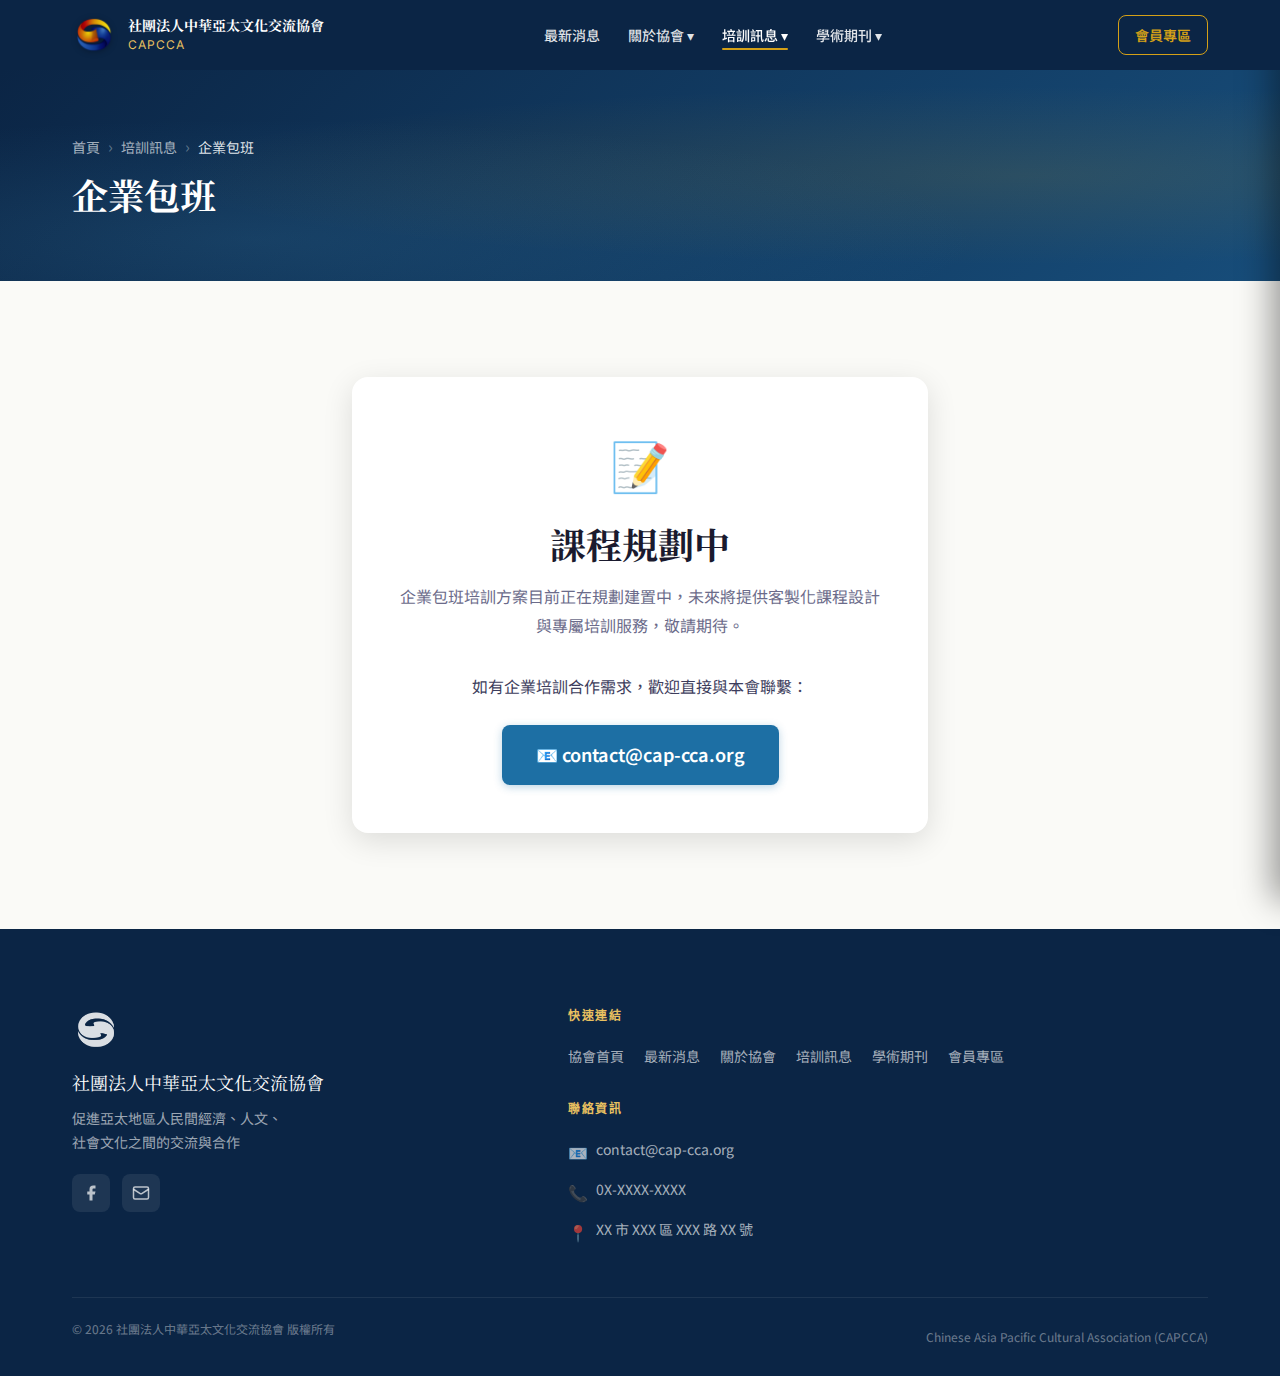
<file: training/corporate.html>
<!DOCTYPE html>
<html lang="zh-TW">

<head>
    <meta charset="UTF-8">
    <meta name="viewport" content="width=device-width, initial-scale=1.0">
    <title>企業包班 ｜社團法人中華亞太文化交流協會</title>
    <meta name="description" content="中華亞太文化交流協會企業包班培訓服務，方案規劃建置中。">
    <link rel="icon" type="image/png" href="../assets/images/logo.png">
    <link rel="preconnect" href="https://fonts.googleapis.com">
    <link
        href="https://fonts.googleapis.com/css2?family=Noto+Serif+TC:wght@400;600;700&family=Noto+Sans+TC:wght@300;400;500;700&family=Inter:wght@400;500;600&display=swap"
        rel="stylesheet">
    <link rel="stylesheet" href="../assets/css/variables.css">
    <link rel="stylesheet" href="../assets/css/reset.css">
    <link rel="stylesheet" href="../assets/css/base.css">
    <link rel="stylesheet" href="../assets/css/layout.css">
    <link rel="stylesheet" href="../assets/css/components.css">
    <link rel="stylesheet" href="../assets/css/animations.css">
</head>

<body>
    <div id="navbar-placeholder"></div>

    <section class="page-banner">
        <div class="container">
            <nav class="breadcrumb" aria-label="您的位置">
                <a href="../">首頁</a><span aria-hidden="true">›</span>
                <a href="../training/">培訓訊息</a><span aria-hidden="true">›</span>
                <span class="current" aria-current="page">企業包班</span>
            </nav>
            <h1 class="page-banner__title">企業包班</h1>
        </div>
    </section>

    <main id="main-content">
        <section class="section">
            <div class="container" style="max-width: 640px; text-align: center;">
                <div class="animate-on-scroll"
                    style="padding: var(--space-12); background: #fff; border-radius: var(--radius-xl); box-shadow: var(--shadow-lg);">
                    <div style="font-size: 3rem; margin-bottom: var(--space-5);">📝</div>
                    <h2 style="font-family: var(--font-serif); margin-bottom: var(--space-4);">課程規劃中</h2>
                    <p style="color: var(--color-neutral-500); margin-bottom: var(--space-8);">
                        企業包班培訓方案目前正在規劃建置中，未來將提供客製化課程設計與專屬培訓服務，敬請期待。
                    </p>
                    <p style="margin-bottom: var(--space-6);">如有企業培訓合作需求，歡迎直接與本會聯繫：</p>
                    <a href="mailto:contact@cap-cca.org" class="btn btn-primary btn-lg">📧 contact@cap-cca.org</a>
                </div>
            </div>
        </section>
    </main>

    <div id="footer-placeholder"></div>
    <script src="../assets/js/main.js"></script>
    <script src="../assets/js/animations.js"></script>
    <script src="../assets/js/components.js"></script>
</body>

</html>
</file>
<file: assets/css/variables.css>
/* ============================================================
   CAPCCA Design Tokens — variables.css
   ============================================================ */

:root {
    /* ── 主色調（Asia Pacific Blue） ── */
    --color-primary-900: #0B2545;
    --color-primary-800: #13395E;
    --color-primary-700: #174d7a;
    --color-primary-600: #1D6FA4;
    --color-primary-400: #4A9AC4;
    --color-primary-200: #a8d4ec;
    --color-primary-100: #D6EAF5;

    /* ── 強調色（Academic Gold） ── */
    --color-accent-700: #9a6e08;
    --color-accent-600: #B8860B;
    --color-accent-500: #D4A017;
    --color-accent-300: #e8c060;
    --color-accent-200: #F5E9BC;
    --color-accent-100: #fdf6e3;

    /* ── 中性色（Neutral） ── */
    --color-neutral-900: #1A1A2E;
    --color-neutral-800: #2a2a45;
    --color-neutral-700: #3D3D5C;
    --color-neutral-500: #6B6B8A;
    --color-neutral-400: #9898b0;
    --color-neutral-300: #C8C8D8;
    --color-neutral-200: #e2e2ee;
    --color-neutral-100: #F4F4F8;

    /* ── 基底 ── */
    --color-bg-primary: #FAFAF7;
    --color-bg-card: #FFFFFF;

    /* ── 功能色 ── */
    --color-success: #2E7D52;
    --color-warning: #C07A00;
    --color-error: #B00020;

    /* ── 字型 ── */
    --font-serif: 'Noto Serif TC', 'Georgia', serif;
    --font-sans: 'Noto Sans TC', 'PingFang TC', sans-serif;
    --font-en: 'Inter', 'Helvetica Neue', sans-serif;

    /* ── 文字尺寸 ── */
    --text-xs: 0.75rem;
    /*  12px */
    --text-sm: 0.875rem;
    /*  14px */
    --text-base: 1rem;
    /*  16px */
    --text-lg: 1.125rem;
    /*  18px */
    --text-xl: 1.25rem;
    /*  20px */
    --text-2xl: 1.5rem;
    /*  24px */
    --text-3xl: 1.875rem;
    /*  30px */
    --text-4xl: 2.25rem;
    /*  36px */
    --text-5xl: 3rem;
    /*  48px */
    --text-6xl: 3.75rem;
    /*  60px */

    /* ── 行高 ── */
    --leading-tight: 1.25;
    --leading-normal: 1.6;
    --leading-loose: 1.8;

    /* ── 間距 ── */
    --space-1: 0.25rem;
    --space-2: 0.5rem;
    --space-3: 0.75rem;
    --space-4: 1rem;
    --space-5: 1.25rem;
    --space-6: 1.5rem;
    --space-8: 2rem;
    --space-10: 2.5rem;
    --space-12: 3rem;
    --space-16: 4rem;
    --space-20: 5rem;
    --space-24: 6rem;

    /* ── 圓角 ── */
    --radius-sm: 4px;
    --radius-md: 8px;
    --radius-lg: 12px;
    --radius-xl: 16px;
    --radius-full: 9999px;

    /* ── 陰影 ── */
    --shadow-sm: 0 1px 4px rgba(0, 0, 0, 0.06);
    --shadow-md: 0 2px 12px rgba(0, 0, 0, 0.09);
    --shadow-lg: 0 8px 30px rgba(0, 0, 0, 0.12);
    --shadow-xl: 0 20px 60px rgba(0, 0, 0, 0.15);

    /* ── 動畫速度 ── */
    --duration-fast: 0.15s;
    --duration-normal: 0.25s;
    --duration-slow: 0.45s;
    --ease-out: cubic-bezier(0.0, 0, 0.2, 1);
    --ease-in-out: cubic-bezier(0.4, 0, 0.2, 1);

    /* ── 導覽列高度 ── */
    --navbar-height: 70px;

    /* ── 容器寬度 ── */
    --container-max: 1200px;
    --container-px: clamp(1rem, 4vw, 2rem);
}
</file>
<file: assets/css/base.css>
/* ============================================================
   Base — base.css
   全域基礎樣式：body、typography、連結
   ============================================================ */

/* ── 自訂字型 ── */
@font-face {
    font-family: 'MoeLI';
    src: url('../font/MoeLI.ttf') format('truetype');
    font-weight: normal;
    font-style: normal;
    font-display: swap;
}

body {
    font-family: var(--font-sans);
    font-size: var(--text-base);
    line-height: var(--leading-normal);
    color: var(--color-neutral-700);
    background-color: var(--color-bg-primary);
}

/* ── 標題 ── */
h1,
h2,
h3,
h4,
h5,
h6 {
    font-family: var(--font-serif);
    color: var(--color-neutral-900);
    line-height: var(--leading-tight);
    font-weight: 700;
}

h1 {
    font-size: clamp(var(--text-3xl), 5vw, var(--text-5xl));
}

h2 {
    font-size: clamp(var(--text-2xl), 3.5vw, var(--text-4xl));
}

h3 {
    font-size: clamp(var(--text-xl), 2.5vw, var(--text-3xl));
}

h4 {
    font-size: var(--text-xl);
}

h5 {
    font-size: var(--text-lg);
}

h6 {
    font-size: var(--text-base);
}

/* ── 正文 ── */
p {
    margin-bottom: var(--space-4);
    line-height: var(--leading-loose);
    color: var(--color-neutral-700);
}

p:last-child {
    margin-bottom: 0;
}

/* ── 連結 ── */
a {
    color: var(--color-primary-600);
    transition: color var(--duration-normal) var(--ease-out);
}

a:hover {
    color: var(--color-primary-800);
}

/* ── 圖片 ── */
img {
    border-radius: var(--radius-md);
}

/* ── 強調 ── */
strong {
    font-weight: 700;
    color: var(--color-neutral-900);
}

em {
    font-style: italic;
}

/* ── 分隔線 ── */
hr {
    border: none;
    border-top: 1px solid var(--color-neutral-200);
    margin: var(--space-8) 0;
}

/* ── 引用框 ── */
blockquote {
    border-left: 4px solid var(--color-accent-500);
    background: var(--color-accent-100);
    padding: var(--space-4) var(--space-6);
    border-radius: 0 var(--radius-md) var(--radius-md) 0;
    font-style: italic;
    color: var(--color-neutral-700);
}

/* ── 代碼 ── */
code {
    font-family: 'Fira Code', 'Courier New', monospace;
    font-size: 0.9em;
    background: var(--color-neutral-100);
    padding: 0.1em 0.4em;
    border-radius: var(--radius-sm);
    color: var(--color-primary-700);
}

/* ── 捲軸美化 ── */
::-webkit-scrollbar {
    width: 8px;
    height: 8px;
}

::-webkit-scrollbar-track {
    background: var(--color-neutral-100);
}

::-webkit-scrollbar-thumb {
    background: var(--color-neutral-300);
    border-radius: var(--radius-full);
}

::-webkit-scrollbar-thumb:hover {
    background: var(--color-neutral-400);
}

/* ── 選取樣式 ── */
::selection {
    background: var(--color-primary-100);
    color: var(--color-primary-900);
}

/* ── 焦點 ── */
:focus-visible {
    outline: 2px solid var(--color-primary-600);
    outline-offset: 2px;
    border-radius: var(--radius-sm);
}
</file>
<file: assets/css/layout.css>
/* ============================================================
   Layout — layout.css
   導覽列、頁尾、容器、Grid、Page Banner、Breadcrumb
   ============================================================ */

/* ── Container ── */
.container {
    max-width: var(--container-max);
    margin-inline: auto;
    padding-inline: var(--container-px);
}

/* ── Section 通用間距 ── */
.section {
    padding-block: clamp(var(--space-12), 8vw, var(--space-24));
}

.section--alt {
    background-color: var(--color-neutral-100);
}

.section--dark {
    background-color: var(--color-primary-900);
    color: #fff;
}

/* ── Grid 系統 ── */
.grid {
    display: grid;
    gap: var(--space-6);
}

.grid-2 {
    grid-template-columns: repeat(2, 1fr);
}

.grid-3 {
    grid-template-columns: repeat(3, 1fr);
}

.grid-4 {
    grid-template-columns: repeat(4, 1fr);
}

@media (max-width: 1023px) {
    .grid-4 {
        grid-template-columns: repeat(2, 1fr);
    }
}

@media (max-width: 767px) {

    .grid-2,
    .grid-3,
    .grid-4 {
        grid-template-columns: 1fr;
    }
}

/* ──────────────────────────────────
   NAVBAR
────────────────────────────────── */
.navbar {
    position: sticky;
    top: 0;
    z-index: 1000;
    height: var(--navbar-height);
    background-color: var(--color-primary-900);
    transition: background var(--duration-slow) var(--ease-out),
        box-shadow var(--duration-slow) var(--ease-out);
}

.navbar.scrolled {
    background: rgba(11, 37, 69, 0.93);
    backdrop-filter: blur(14px);
    -webkit-backdrop-filter: blur(14px);
    box-shadow: 0 2px 24px rgba(0, 0, 0, 0.35);
}

.navbar__inner {
    display: flex;
    align-items: center;
    justify-content: space-between;
    height: 100%;
}

/* Brand */
.navbar__brand {
    display: flex;
    align-items: center;
    gap: var(--space-3);
    text-decoration: none;
    flex-shrink: 0;
}

.navbar__logo {
    height: 44px;
    width: 44px;
    object-fit: contain;
    filter: drop-shadow(0 1px 3px rgba(0, 0, 0, .3));
}

.navbar__name {
    font-family: var(--font-serif);
    font-size: var(--text-sm);
    font-weight: 700;
    color: #fff;
    line-height: 1.3;
    max-width: 200px;
}

.navbar__abbr {
    font-family: var(--font-en);
    font-size: var(--text-xs);
    color: var(--color-accent-300);
    letter-spacing: 1px;
}

/* Desktop Nav */
.navbar__nav {
    display: flex;
    align-items: center;
    gap: var(--space-1);
}

.nav-item {
    position: relative;
}

.nav-link {
    display: flex;
    align-items: center;
    gap: var(--space-1);
    padding: var(--space-2) var(--space-3);
    color: rgba(255, 255, 255, 0.88);
    font-size: var(--text-sm);
    font-weight: 500;
    border-radius: var(--radius-md);
    transition: color var(--duration-normal), background var(--duration-normal);
    white-space: nowrap;
}

.nav-link::after {
    content: '';
    position: absolute;
    bottom: 4px;
    left: var(--space-3);
    right: var(--space-3);
    height: 2px;
    background: var(--color-accent-400, var(--color-accent-500));
    transform: scaleX(0);
    transform-origin: left;
    transition: transform var(--duration-normal) var(--ease-out);
    border-radius: 1px;
}

.nav-link:hover,
.nav-link.active {
    color: #fff;
}

.nav-link:hover::after,
.nav-link.active::after {
    transform: scaleX(1);
}

/* Dropdown */
.nav-item--has-dropdown:hover .dropdown {
    opacity: 1;
    pointer-events: all;
    transform: translateY(0);
}

.nav-item--has-dropdown::after {
    content: '';
    position: absolute;
    top: 100%;
    left: 0;
    right: 0;
    height: 8px;
    background: transparent;
    z-index: 99;
    /* 確保感應區在最上層 */
}

.dropdown {
    position: absolute;
    top: calc(100% + 8px);
    left: 0;
    min-width: 180px;
    background: var(--color-primary-800);
    border-radius: var(--radius-md);
    box-shadow: var(--shadow-lg);
    overflow: hidden;
    opacity: 0;
    pointer-events: none;
    transform: translateY(-6px);
    transition: opacity var(--duration-normal) var(--ease-out),
        transform var(--duration-normal) var(--ease-out);
}

.dropdown a {
    display: block;
    padding: var(--space-3) var(--space-4);
    color: rgba(255, 255, 255, .85);
    font-size: var(--text-sm);
    transition: background var(--duration-fast), color var(--duration-fast);
}

.dropdown a:hover {
    background: rgba(255, 255, 255, .08);
    color: var(--color-accent-300);
}

/* Member CTA */
.navbar__cta {
    padding: var(--space-2) var(--space-4);
    border: 1.5px solid var(--color-accent-500);
    color: var(--color-accent-400, var(--color-accent-500));
    border-radius: var(--radius-md);
    font-size: var(--text-sm);
    font-weight: 600;
    transition: all var(--duration-normal);
    white-space: nowrap;
    margin-left: var(--space-4);
}

.navbar__cta:hover {
    background: var(--color-accent-500);
    color: var(--color-primary-900);
}

/* Hamburger */
.navbar__hamburger {
    display: none;
    flex-direction: column;
    gap: 5px;
    padding: var(--space-2);
    background: none;
    border: none;
    cursor: pointer;
    z-index: 1001;
}

.navbar__hamburger span {
    display: block;
    width: 24px;
    height: 2px;
    background: #fff;
    border-radius: 2px;
    transition: transform var(--duration-normal), opacity var(--duration-normal);
}

.navbar__hamburger.open span:nth-child(1) {
    transform: translateY(7px) rotate(45deg);
}

.navbar__hamburger.open span:nth-child(2) {
    opacity: 0;
}

.navbar__hamburger.open span:nth-child(3) {
    transform: translateY(-7px) rotate(-45deg);
}

/* Mobile Menu */
.navbar__mobile-menu {
    position: fixed;
    top: 0;
    right: 0;
    width: min(320px, 85vw);
    height: 100dvh;
    background: var(--color-primary-900);
    overflow-y: auto;
    z-index: 999;
    padding: calc(var(--navbar-height) + var(--space-4)) var(--space-6) var(--space-8);
    transform: translateX(100%);
    transition: transform var(--duration-slow) var(--ease-in-out);
    box-shadow: -8px 0 32px rgba(0, 0, 0, .4);
}

.navbar__mobile-menu.open {
    transform: translateX(0);
}

.mobile-nav-link {
    display: block;
    padding: var(--space-3) 0;
    color: rgba(255, 255, 255, .88);
    font-size: var(--text-lg);
    border-bottom: 1px solid rgba(255, 255, 255, .08);
    transition: color var(--duration-fast);
}

.mobile-nav-link:hover {
    color: var(--color-accent-300);
}

.mobile-sub-links {
    padding-left: var(--space-4);
    margin-top: var(--space-1);
}

.mobile-sub-links a {
    display: block;
    padding: var(--space-2) 0;
    color: rgba(255, 255, 255, .6);
    font-size: var(--text-base);
    transition: color var(--duration-fast);
}

.mobile-sub-links a:hover {
    color: var(--color-accent-300);
}

.mobile-overlay {
    position: fixed;
    inset: 0;
    background: rgba(0, 0, 0, .5);
    z-index: 998;
    opacity: 0;
    pointer-events: none;
    transition: opacity var(--duration-slow);
}

.mobile-overlay.open {
    opacity: 1;
    pointer-events: all;
}

/* ──────────────────────────────────
   PAGE BANNER
────────────────────────────────── */
.page-banner {
    background: linear-gradient(135deg, var(--color-primary-900) 0%, var(--color-primary-700) 100%);
    padding: clamp(var(--space-10), 8vw, var(--space-16)) 0;
    position: relative;
    overflow: hidden;
}

.page-banner::before {
    content: '';
    position: absolute;
    inset: 0;
    background:
        radial-gradient(ellipse at 80% 50%, rgba(212, 160, 23, 0.12) 0%, transparent 60%),
        radial-gradient(ellipse at 20% 80%, rgba(74, 154, 196, 0.15) 0%, transparent 50%);
    pointer-events: none;
}

.page-banner__title {
    font-family: var(--font-serif);
    font-size: clamp(var(--text-3xl), 5vw, var(--text-4xl));
    color: #fff;
    margin-top: var(--space-3);
    position: relative;
}

/* Breadcrumb */
.breadcrumb {
    display: flex;
    align-items: center;
    gap: var(--space-2);
    flex-wrap: wrap;
}

.breadcrumb a {
    color: rgba(255, 255, 255, .65);
    font-size: var(--text-sm);
    transition: color var(--duration-fast);
}

.breadcrumb a:hover {
    color: var(--color-accent-300);
}

.breadcrumb span[aria-hidden] {
    color: rgba(255, 255, 255, .35);
}

.breadcrumb .current {
    color: rgba(255, 255, 255, .9);
    font-size: var(--text-sm);
}

/* ──────────────────────────────────
   FOOTER
────────────────────────────────── */
.footer {
    background-color: var(--color-primary-900);
    color: rgba(255, 255, 255, .75);
    padding-top: clamp(var(--space-12), 6vw, var(--space-20));
}

.footer__main {
    display: grid;
    grid-template-columns: 1.4fr 2fr;
    gap: var(--space-12);
    padding-bottom: var(--space-10);
}

/* 右欄：快速連結 + 聯絡資訊 上下堆疊 */
.footer__right-col {
    display: flex;
    flex-direction: column;
    gap: var(--space-8);
    justify-content: center;
}



.footer__brand-name {
    font-family: var(--font-serif);
    font-size: var(--text-lg);
    color: #fff;
    line-height: 1.4;
    margin-bottom: var(--space-3);
}

.footer__slogan {
    font-size: var(--text-sm);
    line-height: 1.7;
    margin-bottom: var(--space-5);
    color: rgba(255, 255, 255, .6);
}

.footer__logo {
    height: 50px;
    width: auto;
    margin-bottom: var(--space-4);
    filter: brightness(0) invert(1) opacity(.8);
}

.footer__col-title {
    font-family: var(--font-en);
    font-size: var(--text-xs);
    font-weight: 600;
    letter-spacing: 1.5px;
    text-transform: uppercase;
    color: var(--color-accent-300);
    margin-bottom: var(--space-5);
}

.footer__links {
    display: flex;
    flex-direction: column;
    gap: var(--space-3);
}

/* 橫排快速連結 */
.footer__links--horizontal {
    flex-direction: row;
    flex-wrap: wrap;
    gap: var(--space-2) var(--space-5);
    align-items: center;
}

.footer__links a {
    font-size: var(--text-sm);
    color: rgba(255, 255, 255, .65);
    transition: color var(--duration-fast);
}

.footer__links a:hover {
    color: var(--color-accent-300);
}

.footer__contact-item {
    display: flex;
    align-items: flex-start;
    gap: var(--space-2);
    font-size: var(--text-sm);
    color: rgba(255, 255, 255, .65);
    margin-bottom: var(--space-3);
}

.footer__contact-icon {
    font-size: 1rem;
    flex-shrink: 0;
    margin-top: 2px;
}

.footer__social {
    display: flex;
    gap: var(--space-3);
    margin-top: var(--space-2);
}

.footer__social a {
    width: 38px;
    height: 38px;
    display: grid;
    place-items: center;
    border-radius: var(--radius-md);
    background: rgba(255, 255, 255, .08);
    color: rgba(255, 255, 255, .7);
    font-size: 1.1rem;
    transition: all var(--duration-normal);
}

.footer__social a:hover {
    background: var(--color-accent-500);
    color: var(--color-primary-900);
    transform: translateY(-2px);
}

.footer__bottom {
    border-top: 1px solid rgba(255, 255, 255, .08);
    padding: var(--space-5) 0;
    display: flex;
    justify-content: space-between;
    align-items: center;
    flex-wrap: wrap;
    gap: var(--space-3);
}

.footer__copyright {
    font-size: var(--text-xs);
    color: rgba(255, 255, 255, .4);
}

/* ── Back to Top ── */
.back-to-top {
    position: fixed;
    bottom: var(--space-6);
    right: var(--space-6);
    width: 44px;
    height: 44px;
    background: var(--color-primary-600);
    color: #fff;
    border-radius: var(--radius-full);
    font-size: 1.1rem;
    display: grid;
    place-items: center;
    box-shadow: var(--shadow-lg);
    opacity: 0;
    pointer-events: none;
    transform: translateY(12px);
    transition: all var(--duration-normal) var(--ease-out);
    z-index: 900;
}

.back-to-top.visible {
    opacity: 1;
    pointer-events: all;
    transform: translateY(0);
}

.back-to-top:hover {
    background: var(--color-primary-800);
    transform: translateY(-2px);
}

/* ── Responsive Footer ── */
@media (max-width: 1023px) {
    .footer__main {
        grid-template-columns: 1fr;
        gap: var(--space-8);
    }
}

@media (max-width: 767px) {
    .footer__main {
        grid-template-columns: 1fr;
    }

    .navbar__nav,
    .navbar__cta {
        display: none;
    }

    .navbar__hamburger {
        display: flex;
    }

    .footer__bottom {
        flex-direction: column;
        text-align: center;
    }
}
</file>
<file: assets/css/components.css>
/* ============================================================
   Components — components.css
   按鈕、卡片、Badge、Accordion、Tab、Section Header、Timeline…
   ============================================================ */

/* ──────────────────────────────────
   BUTTONS
────────────────────────────────── */
.btn {
    display: inline-flex;
    align-items: center;
    justify-content: center;
    gap: var(--space-2);
    padding: 0.65rem 1.5rem;
    border-radius: var(--radius-md);
    font-size: var(--text-base);
    font-weight: 600;
    font-family: var(--font-sans);
    cursor: pointer;
    border: 2px solid transparent;
    text-decoration: none;
    min-height: 44px;
    min-width: 44px;
    transition: all var(--duration-normal) var(--ease-out);
    white-space: nowrap;
}

.btn:focus-visible {
    outline: 2px solid var(--color-accent-500);
    outline-offset: 2px;
}

.btn-primary {
    background: var(--color-primary-600);
    color: #fff;
    box-shadow: 0 2px 8px rgba(29, 111, 164, 0.3);
}

.btn-primary:hover {
    background: var(--color-primary-800);
    transform: translateY(-2px);
    box-shadow: 0 6px 20px rgba(29, 111, 164, 0.4);
    color: #fff;
}

.btn-accent {
    background: var(--color-accent-500);
    color: var(--color-primary-900);
    box-shadow: 0 2px 8px rgba(212, 160, 23, 0.3);
}

.btn-accent:hover {
    background: var(--color-accent-600);
    transform: translateY(-2px);
    box-shadow: 0 6px 20px rgba(212, 160, 23, 0.4);
    color: var(--color-primary-900);
}

.btn-outline {
    background: transparent;
    border-color: var(--color-primary-600);
    color: var(--color-primary-600);
}

.btn-outline:hover {
    background: var(--color-primary-100);
    transform: translateY(-2px);
}

.btn-outline-white {
    background: transparent;
    border-color: rgba(255, 255, 255, 0.6);
    color: #fff;
}

.btn-outline-white:hover {
    background: rgba(255, 255, 255, 0.1);
    border-color: #fff;
}

.btn-sm {
    padding: 0.4rem 1rem;
    font-size: var(--text-sm);
    min-height: 36px;
}

.btn-lg {
    padding: 0.85rem 2rem;
    font-size: var(--text-lg);
}

/* ──────────────────────────────────
   SECTION HEADER
────────────────────────────────── */
.section-header {
    text-align: center;
    margin-bottom: clamp(var(--space-10), 5vw, var(--space-16));
}

.section-label {
    display: inline-block;
    font-family: var(--font-en);
    font-size: var(--text-xs);
    font-weight: 700;
    letter-spacing: 2px;
    text-transform: uppercase;
    color: var(--color-accent-600);
    margin-bottom: var(--space-3);
    background: var(--color-accent-100);
    padding: var(--space-1) var(--space-3);
    border-radius: var(--radius-full);
    border: 1px solid var(--color-accent-200);
}

.section-title {
    font-family: var(--font-serif);
    font-size: clamp(var(--text-2xl), 4vw, var(--text-4xl));
    color: var(--color-neutral-900);
    margin-bottom: var(--space-4);
}

.section-title--light {
    color: #fff;
}

.section-subtitle {
    font-size: var(--text-lg);
    color: var(--color-neutral-500);
    max-width: 600px;
    margin-inline: auto;
    line-height: var(--leading-loose);
}

.section-divider {
    width: 50px;
    height: 3px;
    background: linear-gradient(90deg, var(--color-primary-600), var(--color-accent-500));
    border-radius: var(--radius-full);
    margin: var(--space-4) auto 0;
}

/* ──────────────────────────────────
   CARDS
────────────────────────────────── */
.card {
    background: var(--color-bg-card);
    border-radius: var(--radius-lg);
    box-shadow: var(--shadow-md);
    overflow: hidden;
    transition: transform var(--duration-normal) var(--ease-out),
        box-shadow var(--duration-normal) var(--ease-out);
}

.card:hover {
    transform: translateY(-6px);
    box-shadow: var(--shadow-xl);
}

/* News Card */
.news-card {
    display: flex;
    flex-direction: column;
}

.news-card__accent {
    height: 4px;
    background: var(--color-primary-600);
}

.news-card__accent--journal {
    background: var(--color-accent-500);
}

.news-card__accent--event {
    background: var(--color-success);
}

.news-card__accent--announcement {
    background: var(--color-primary-400);
}

.news-card__body {
    padding: var(--space-5);
    flex: 1;
    display: flex;
    flex-direction: column;
}

.news-card__meta {
    display: flex;
    align-items: center;
    gap: var(--space-2);
    margin-bottom: var(--space-3);
}

.news-card__date {
    font-size: var(--text-xs);
    color: var(--color-neutral-500);
    font-family: var(--font-en);
}

.news-card__title {
    font-size: var(--text-lg);
    font-weight: 700;
    color: var(--color-neutral-900);
    line-height: 1.4;
    margin-bottom: var(--space-3);
    flex: 1;
    display: -webkit-box;
    -webkit-line-clamp: 2;
    -webkit-box-orient: vertical;
    overflow: hidden;
}

.news-card__summary {
    font-size: var(--text-sm);
    color: var(--color-neutral-500);
    line-height: 1.6;
    display: -webkit-box;
    -webkit-line-clamp: 2;
    -webkit-box-orient: vertical;
    overflow: hidden;
    margin-bottom: var(--space-4);
}

.news-card__link {
    font-size: var(--text-sm);
    font-weight: 600;
    color: var(--color-primary-600);
    display: flex;
    align-items: center;
    gap: var(--space-1);
    transition: gap var(--duration-fast);
}

.news-card__link:hover {
    gap: var(--space-2);
    color: var(--color-primary-800);
}

/* Course Category Card */
.course-cat-card {
    background: #fff;
    border-radius: var(--radius-lg);
    padding: var(--space-8) var(--space-6);
    text-align: center;
    border: 1px solid var(--color-neutral-200);
    transition: all var(--duration-normal) var(--ease-out);
    cursor: pointer;
    text-decoration: none;
    display: flex;
    flex-direction: column;
    align-items: center;
    gap: var(--space-3);
}

.course-cat-card:hover {
    border-color: var(--color-primary-400);
    background: var(--color-primary-100);
    transform: translateY(-4px);
    box-shadow: var(--shadow-lg);
}

.course-cat-card__icon {
    font-size: 2.4rem;
    width: 64px;
    height: 64px;
    display: grid;
    place-items: center;
    background: linear-gradient(135deg, var(--color-primary-100), var(--color-primary-200));
    border-radius: var(--radius-lg);
}

.course-cat-card__name {
    font-family: var(--font-serif);
    font-size: var(--text-lg);
    font-weight: 700;
    color: var(--color-neutral-900);
}

.course-cat-card__desc {
    font-size: var(--text-sm);
    color: var(--color-neutral-500);
}

/* ──────────────────────────────────
   BADGE
────────────────────────────────── */
.badge {
    display: inline-flex;
    align-items: center;
    padding: 0.2em 0.65em;
    border-radius: var(--radius-full);
    font-size: var(--text-xs);
    font-weight: 600;
    line-height: 1;
}

.badge--primary {
    background: var(--color-primary-100);
    color: var(--color-primary-700);
}

.badge--accent {
    background: var(--color-accent-200);
    color: var(--color-accent-700);
}

.badge--success {
    background: #d1f2e2;
    color: var(--color-success);
}

.badge--neutral {
    background: var(--color-neutral-100);
    color: var(--color-neutral-700);
}

/* ──────────────────────────────────
   ACCORDION
────────────────────────────────── */
.accordion {
    border: 1px solid var(--color-neutral-200);
    border-radius: var(--radius-lg);
    overflow: hidden;
}

.accordion-item {
    border-bottom: 1px solid var(--color-neutral-200);
}

.accordion-item:last-child {
    border-bottom: none;
}

.accordion-header {
    display: flex;
    align-items: center;
    justify-content: space-between;
    padding: var(--space-5) var(--space-6);
    cursor: pointer;
    background: var(--color-bg-card);
    font-size: var(--text-base);
    font-weight: 600;
    color: var(--color-neutral-900);
    transition: background var(--duration-fast);
    user-select: none;
    list-style: none;
}

.accordion-header:hover {
    background: var(--color-neutral-100);
}

.accordion-header.open {
    color: var(--color-primary-700);
}

.accordion-icon {
    width: 22px;
    height: 22px;
    flex-shrink: 0;
    display: grid;
    place-items: center;
    border: 1.5px solid var(--color-neutral-300);
    border-radius: var(--radius-full);
    font-size: var(--text-sm);
    color: var(--color-neutral-500);
    transition: transform var(--duration-normal), background var(--duration-normal), color var(--duration-normal);
}

.accordion-header.open .accordion-icon {
    transform: rotate(45deg);
    background: var(--color-primary-100);
    border-color: var(--color-primary-300);
    color: var(--color-primary-600);
}

.accordion-body {
    max-height: 0;
    overflow: hidden;
    transition: max-height 0.4s var(--ease-in-out), padding 0.3s;
}

.accordion-body.open {
    max-height: 600px;
}

.accordion-content {
    padding: var(--space-5) var(--space-6);
    color: var(--color-neutral-700);
    line-height: var(--leading-loose);
    border-top: 1px solid var(--color-neutral-100);
}

/* ──────────────────────────────────
   TABS
────────────────────────────────── */
.tab-list {
    display: flex;
    overflow-x: auto;
    scrollbar-width: none;
    gap: var(--space-1);
    background: var(--color-neutral-100);
    padding: var(--space-1);
    border-radius: var(--radius-lg);
    margin-bottom: var(--space-8);
    position: relative;
}

.tab-list::-webkit-scrollbar {
    display: none;
}

.tab-btn {
    flex-shrink: 0;
    padding: var(--space-2) var(--space-5);
    border-radius: var(--radius-md);
    font-size: var(--text-sm);
    font-weight: 600;
    color: var(--color-neutral-500);
    background: transparent;
    cursor: pointer;
    transition: all var(--duration-normal) var(--ease-out);
    white-space: nowrap;
    min-height: 38px;
}

.tab-btn:hover {
    color: var(--color-neutral-900);
}

.tab-btn.active {
    background: #fff;
    color: var(--color-primary-700);
    box-shadow: var(--shadow-sm);
}

.tab-panel {
    display: none;
}

.tab-panel.active {
    display: block;
    animation: fadeIn 0.3s var(--ease-out);
}

/* ──────────────────────────────────
   STAT COUNTER
────────────────────────────────── */
.stat-item {
    text-align: center;
}

.stat-number {
    font-family: var(--font-en);
    font-size: clamp(var(--text-4xl), 6vw, var(--text-6xl));
    font-weight: 700;
    color: #fff;
    line-height: 1;
    letter-spacing: -1px;
}

.stat-suffix {
    font-size: clamp(var(--text-2xl), 3vw, var(--text-4xl));
    color: var(--color-accent-400);
}

.stat-label {
    font-size: var(--text-sm);
    color: rgba(255, 255, 255, .65);
    margin-top: var(--space-2);
    letter-spacing: 0.5px;
}

/* ──────────────────────────────────
   TIMELINE
────────────────────────────────── */
.timeline {
    position: relative;
}

.timeline::before {
    content: '';
    position: absolute;
    left: 50%;
    top: 0;
    bottom: 0;
    width: 2px;
    background: linear-gradient(to bottom, var(--color-primary-600), var(--color-primary-100));
    transform: translateX(-50%);
}

.timeline-item {
    display: flex;
    justify-content: flex-end;
    padding-right: calc(50% + var(--space-8));
    margin-bottom: var(--space-10);
    position: relative;
}

.timeline-item:nth-child(even) {
    justify-content: flex-start;
    padding-right: 0;
    padding-left: calc(50% + var(--space-8));
}

.timeline-dot {
    position: absolute;
    left: 50%;
    transform: translateX(-50%);
    width: 14px;
    height: 14px;
    border-radius: 50%;
    background: var(--color-primary-600);
    border: 3px solid var(--color-bg-primary);
    box-shadow: 0 0 0 2px var(--color-primary-400);
    top: var(--space-3);
}

.timeline-card {
    background: #fff;
    border-radius: var(--radius-lg);
    padding: var(--space-5) var(--space-6);
    box-shadow: var(--shadow-md);
    max-width: 380px;
    border-left: 3px solid var(--color-primary-600);
}

.timeline-year {
    font-family: var(--font-en);
    font-size: var(--text-sm);
    font-weight: 700;
    color: var(--color-primary-600);
    margin-bottom: var(--space-2);
}

.timeline-content {
    font-size: var(--text-sm);
    color: var(--color-neutral-700);
}

@media (max-width: 767px) {
    .timeline::before {
        left: var(--space-5);
    }

    .timeline-item,
    .timeline-item:nth-child(even) {
        padding-right: 0;
        padding-left: calc(var(--space-5) * 2 + var(--space-6));
        justify-content: flex-start;
    }

    .timeline-dot {
        left: var(--space-5);
    }
}

/* ──────────────────────────────────
   QUOTE / HIGHLIGHT BOX
────────────────────────────────── */
.highlight-box {
    background: linear-gradient(135deg, var(--color-accent-100) 0%, #fff 100%);
    border: 1px solid var(--color-accent-200);
    border-left: 4px solid var(--color-accent-500);
    border-radius: var(--radius-lg);
    padding: var(--space-6) var(--space-8);
}

.highlight-box__text {
    font-family: var(--font-serif);
    font-size: var(--text-lg);
    line-height: var(--leading-loose);
    color: var(--color-neutral-800);
}

/* ──────────────────────────────────
   IMAGE LAZY / PLACEHOLDER
────────────────────────────────── */
.img-wrapper {
    position: relative;
    overflow: hidden;
    background: var(--color-neutral-100);
}

.img-wrapper img {
    width: 100%;
    height: 100%;
    object-fit: cover;
    transition: transform 0.6s var(--ease-out);
}

.img-wrapper:hover img {
    transform: scale(1.04);
}

/* ──────────────────────────────────
   UTILITY
────────────────────────────────── */
.text-center {
    text-align: center;
}

.text-accent {
    color: var(--color-accent-500);
}

.text-primary {
    color: var(--color-primary-600);
}

.text-muted {
    color: var(--color-neutral-500);
}

.font-serif {
    font-family: var(--font-serif);
}

.flex {
    display: flex;
}

.flex-center {
    display: flex;
    align-items: center;
    justify-content: center;
}

.gap-2 {
    gap: var(--space-2);
}

.gap-4 {
    gap: var(--space-4);
}

.gap-6 {
    gap: var(--space-6);
}

.mt-4 {
    margin-top: var(--space-4);
}

.mt-8 {
    margin-top: var(--space-8);
}

.mb-4 {
    margin-bottom: var(--space-4);
}

.cta-group {
    display: flex;
    gap: var(--space-4);
    flex-wrap: wrap;
}
</file>
<file: assets/css/animations.css>
/* ============================================================
   Animations — animations.css
   IntersectionObserver 入場、Keyframes、浮動效果
   ============================================================ */

/* ── Animate on Scroll ── */
.animate-on-scroll {
    opacity: 0;
    transform: translateY(28px);
    transition: opacity var(--duration-slow) var(--ease-out),
        transform var(--duration-slow) var(--ease-out);
}

.animate-on-scroll.visible {
    opacity: 1;
    transform: translateY(0);
}

.animate-fade {
    opacity: 0;
    transition: opacity var(--duration-slow) var(--ease-out);
}

.animate-fade.visible {
    opacity: 1;
}

.animate-left {
    opacity: 0;
    transform: translateX(-32px);
    transition: opacity var(--duration-slow) var(--ease-out),
        transform var(--duration-slow) var(--ease-out);
}

.animate-left.visible {
    opacity: 1;
    transform: translateX(0);
}

.animate-right {
    opacity: 0;
    transform: translateX(32px);
    transition: opacity var(--duration-slow) var(--ease-out),
        transform var(--duration-slow) var(--ease-out);
}

.animate-right.visible {
    opacity: 1;
    transform: translateX(0);
}

.animate-scale {
    opacity: 0;
    transform: scale(0.92);
    transition: opacity var(--duration-slow) var(--ease-out),
        transform var(--duration-slow) var(--ease-out);
}

.animate-scale.visible {
    opacity: 1;
    transform: scale(1);
}

/* ── Stagger Delay ── */
.stagger>* {
    transition-delay: calc(var(--stagger-i, 0) * 0.08s);
}

/* ── Keyframes ── */
@keyframes fadeInUp {
    from {
        opacity: 0;
        transform: translateY(32px);
    }

    to {
        opacity: 1;
        transform: translateY(0);
    }
}

@keyframes fadeIn {
    from {
        opacity: 0;
    }

    to {
        opacity: 1;
    }
}

@keyframes float {

    0%,
    100% {
        transform: translateY(0);
    }

    50% {
        transform: translateY(-10px);
    }
}

@keyframes pulse-glow {

    0%,
    100% {
        box-shadow: 0 0 0 0 rgba(212, 160, 23, 0.3);
    }

    50% {
        box-shadow: 0 0 0 8px rgba(212, 160, 23, 0);
    }
}

@keyframes slide-in-right {
    from {
        transform: translateX(100%);
    }

    to {
        transform: translateX(0);
    }
}

@keyframes spin {
    from {
        transform: rotate(0deg);
    }

    to {
        transform: rotate(360deg);
    }
}

@keyframes shimmer {
    from {
        background-position: -200% 0;
    }

    to {
        background-position: 200% 0;
    }
}

/* ── Hero particles ── */
.hero-particle {
    position: absolute;
    border-radius: 50%;
    background: rgba(255, 255, 255, 0.06);
    animation: float 6s ease-in-out infinite;
    pointer-events: none;
}

/* ── Loading skeleton ── */
.skeleton {
    background: linear-gradient(90deg,
            var(--color-neutral-200) 25%,
            var(--color-neutral-100) 37%,
            var(--color-neutral-200) 63%);
    background-size: 400% 100%;
    animation: shimmer 1.4s ease infinite;
    border-radius: var(--radius-md);
}
</file>
